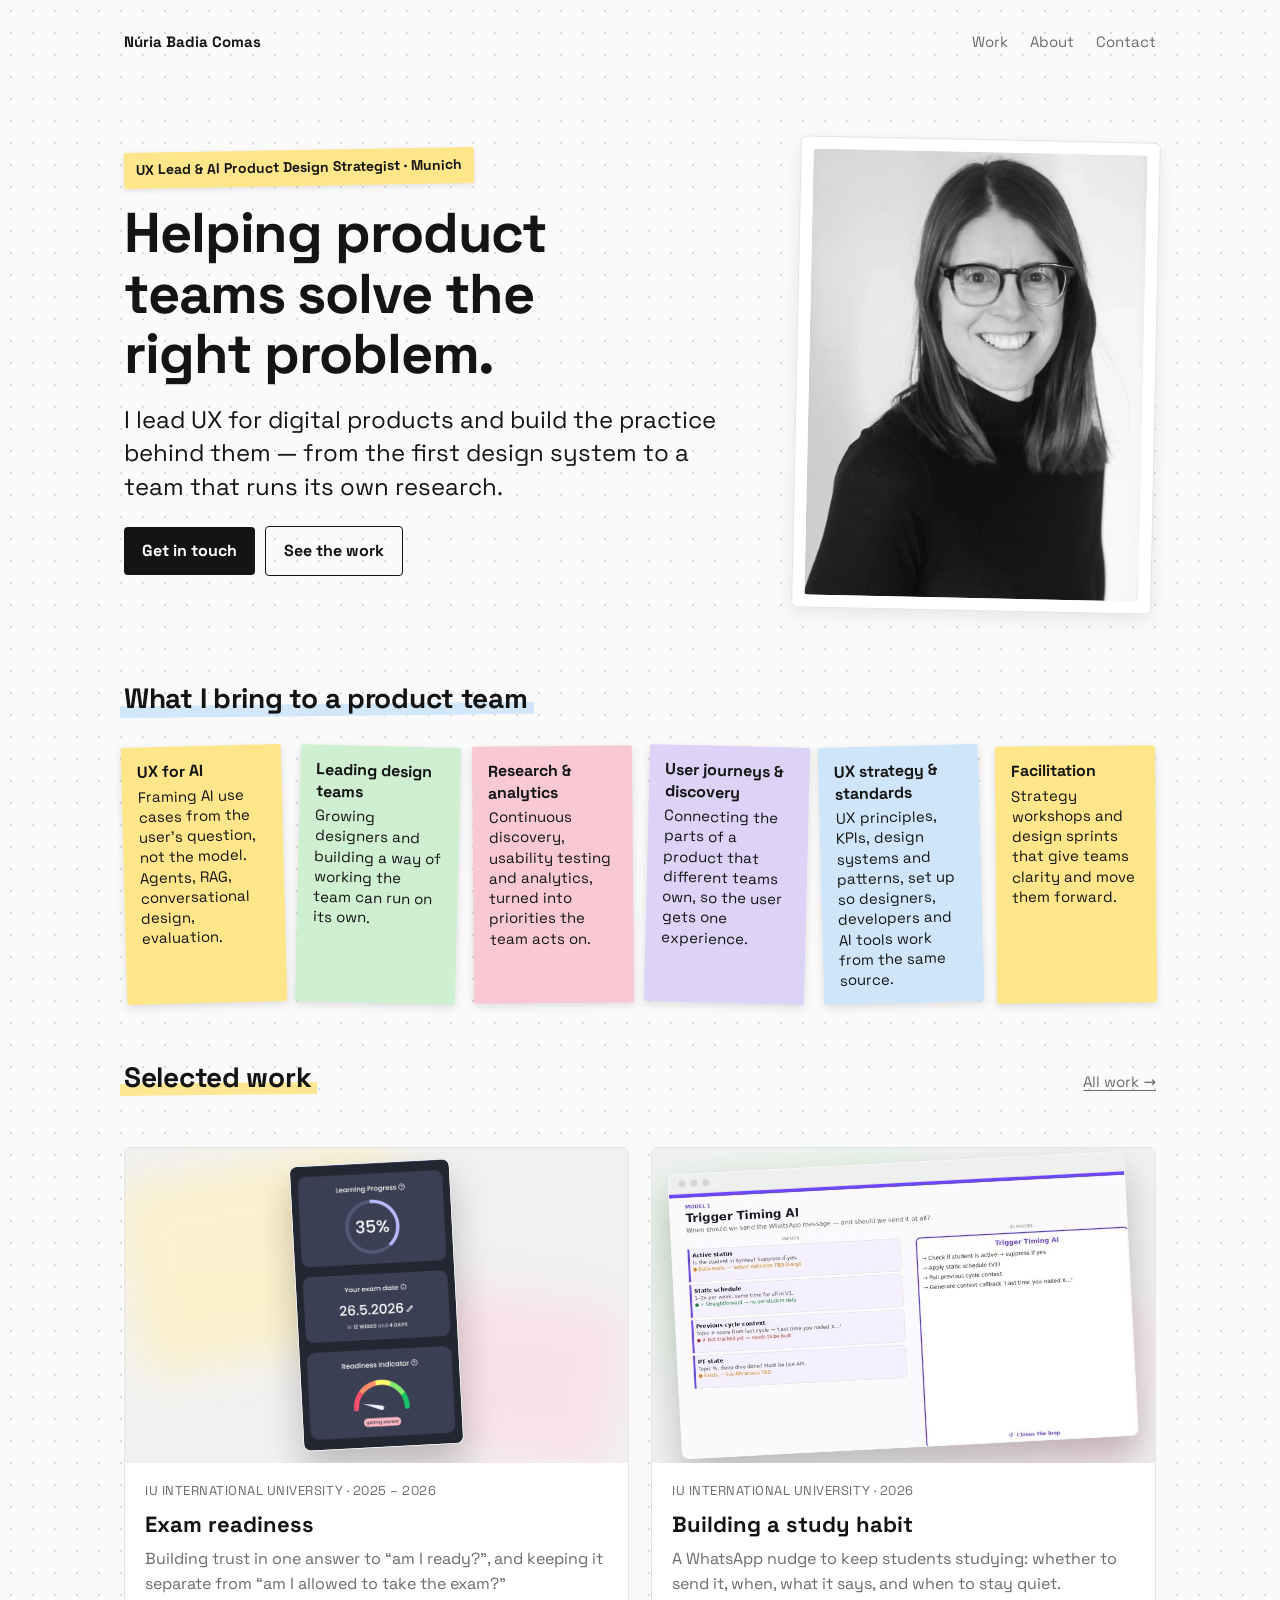
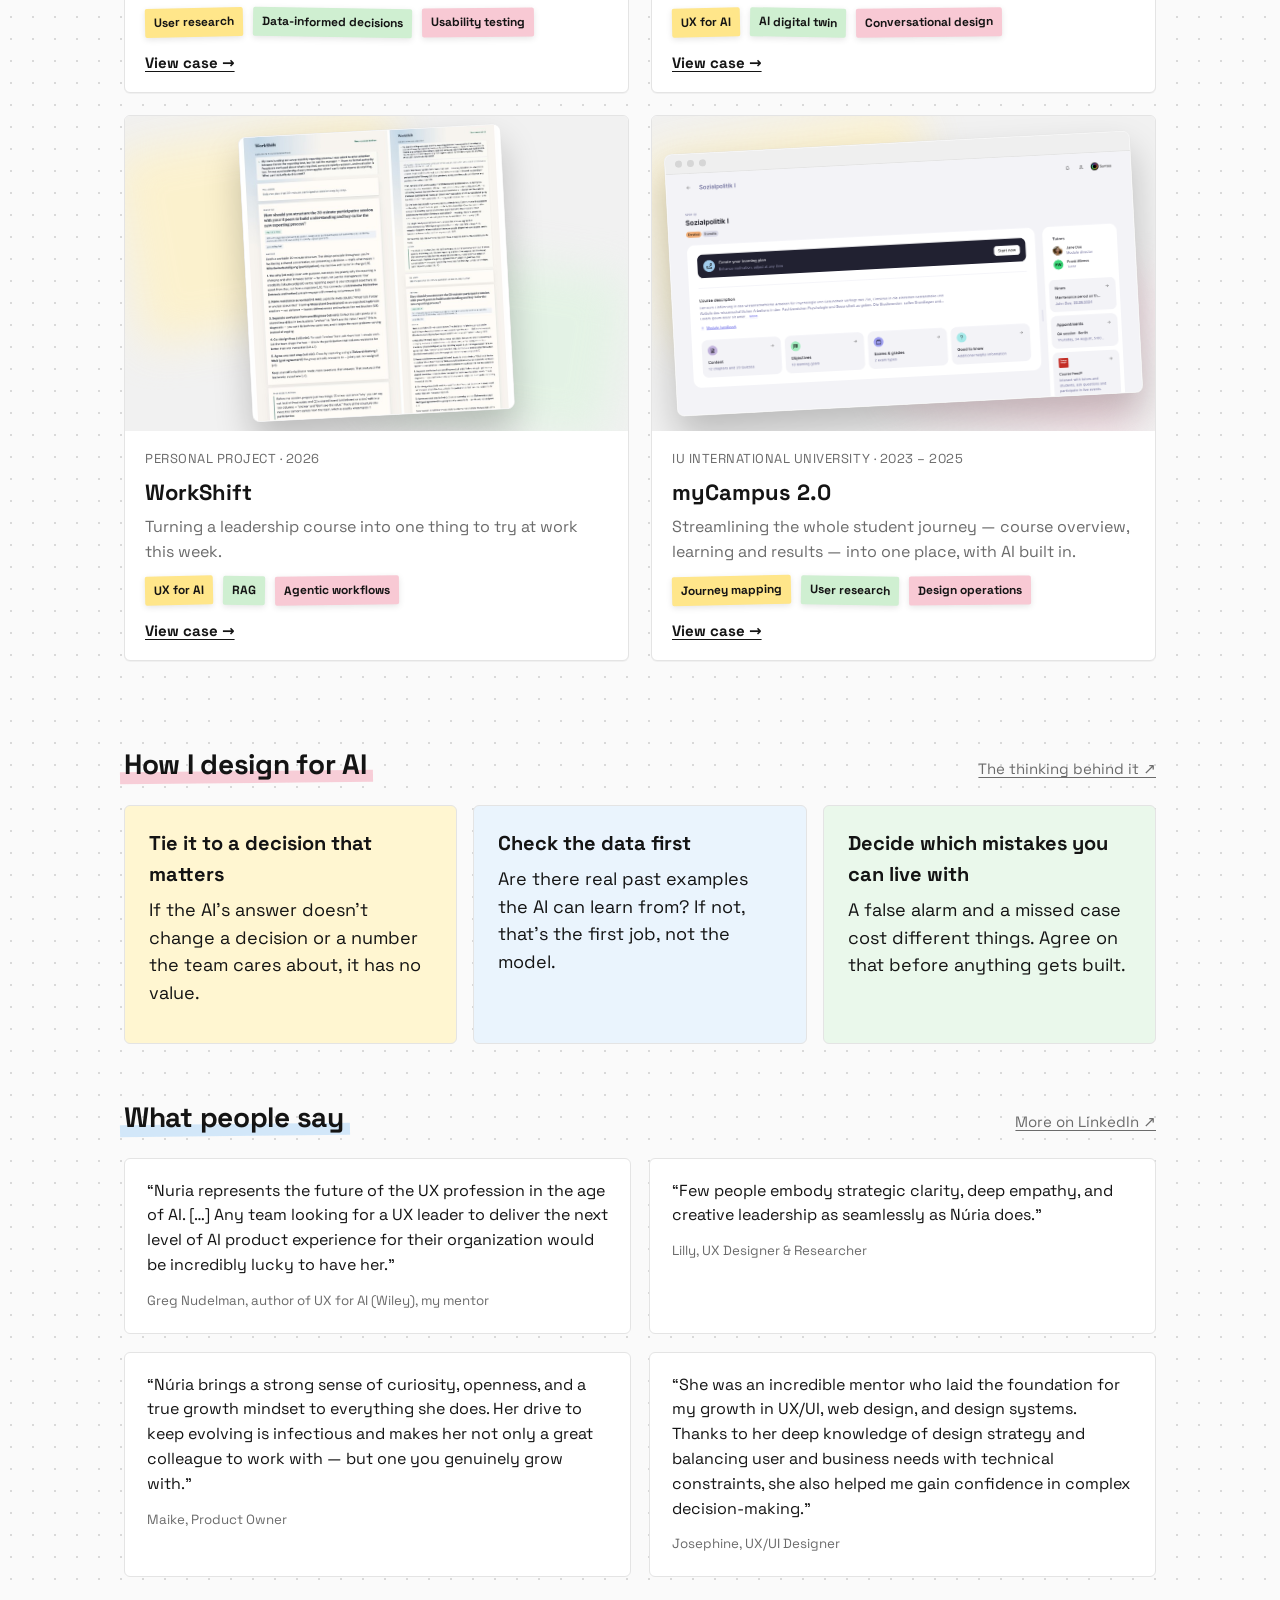
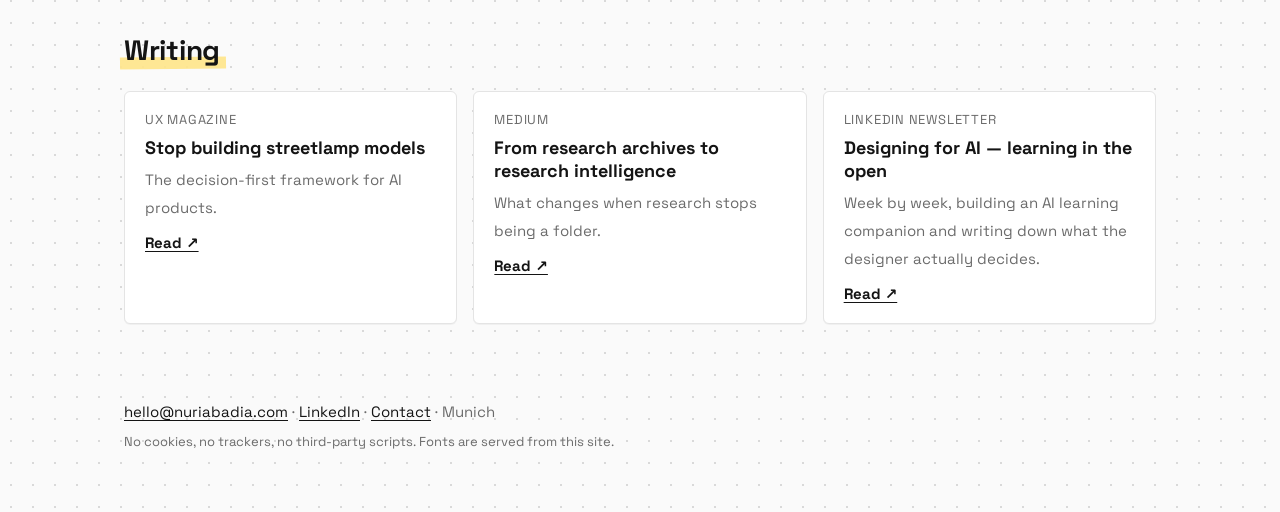
<file: index.html>
<!doctype html><html lang="en"><head><meta charset="utf-8"><meta name="viewport" content="width=device-width,initial-scale=1">
<title>UX Lead · AI Product Design · Munich — Núria Badia Comas</title><meta name="description" content="Núria Badia Comas, UX Lead and AI product design strategist in Munich. UX for AI, design leadership, research that reaches decisions, design systems. Case studies from an AI study companion for 80,000+ students.">
<meta name="referrer" content="strict-origin-when-cross-origin"><meta name="author" content="Núria Badia Comas">
<link rel="canonical" href="https://nuriabadia.com/">
<meta property="og:type" content="website"><meta property="og:site_name" content="Núria Badia Comas"><meta property="og:title" content="UX Lead · AI Product Design · Munich — Núria Badia Comas"><meta property="og:description" content="Núria Badia Comas, UX Lead and AI product design strategist in Munich. UX for AI, design leadership, research that reaches decisions, design systems. Case studies from an AI study companion for 80,000+ students."><meta property="og:url" content="https://nuriabadia.com/"><meta property="og:image" content="https://nuriabadia.com/img/og.jpg">
<meta name="twitter:card" content="summary_large_image">
<link rel="icon" href="favicon.svg" type="image/svg+xml">
<link rel="preload" href="fonts/space-grotesk-latin-700-normal.woff2" as="font" type="font/woff2" crossorigin>
<link rel="stylesheet" href="style.css"></head><body><div class="wrap">
<a class="skip" href="#main">Skip to content</a><header class="top"><a class="name" href="index.html">Núria Badia Comas</a><nav aria-label="Main"><a href="work.html">Work</a><a href="about.html">About</a><a href="contact.html">Contact</a></nav></header><main id="main">

<section class="home-hero"><div>
<p class="label">UX Lead & AI Product Design Strategist · Munich</p>
<h1>Helping product teams solve the right problem.</h1>
<p class="lede">I lead UX for digital products and build the practice behind them — from the first design system to a team that runs its own research.</p>
<p><a class="cta" href="contact.html">Get in touch</a><a class="cta quiet" href="work.html">See the work</a></p>
</div><div class="photo"><img src="img/headshot.jpg" alt="Núria Badia Comas"></div></section>
<section><div class="sec-head"><h2>What I bring to a product team</h2></div><div class="stickies">
<div class="sticky t-y"><b>UX for AI</b>Framing AI use cases from the user’s question, not the model. Agents, RAG, conversational design, evaluation.</div>
<div class="sticky t-g"><b>Leading design teams</b>Growing designers and building a way of working the team can run on its own.</div>
<div class="sticky t-p"><b>Research &amp; analytics</b>Continuous discovery, usability testing and analytics, turned into priorities the team acts on.</div>
<div class="sticky t-v"><b>User journeys & discovery</b>Connecting the parts of a product that different teams own, so the user gets one experience.</div>
<div class="sticky t-b"><b>UX strategy &amp; standards</b>UX principles, KPIs, design systems and patterns, set up so designers, developers and AI tools work from the same source.</div>
<div class="sticky t-y"><b>Facilitation</b>Strategy workshops and design sprints that give teams clarity and move them forward.</div>
</div></section>
<section><div class="sec-head"><h2>Selected work</h2><a href="work.html">All work →</a></div><div class="grid">
<a class="case" href="contact.html" data-lock="exam-readiness.html"><div class="thumb thumb-fancy c1"><span class="shape s1"></span><span class="shape s2"></span><div class="shot ar-phone no-chrome"><img src="img/exam-readiness-progress.png" alt="" loading="lazy"></div></div><div class="body"><span class="who">IU International University · 2025 – 2026</span><h3>Exam readiness</h3><p>Building trust in one answer to “am I ready?”, and keeping it separate from “am I allowed to take the exam?”</p><div class="tags"><span class="tag t-y">User research</span><span class="tag t-g">Data-informed decisions</span><span class="tag t-p">Usability testing</span></div></div></a>
<a class="case" href="contact.html" data-lock="hook-cycle.html"><div class="thumb thumb-fancy c2"><span class="shape s1"></span><span class="shape s2"></span><div class="shot ar-wide"><div class="chrome"><i></i><i></i><i></i></div><img src="img/hc1-crop.jpg" alt="" loading="lazy"></div></div><div class="body"><span class="who">IU International University · 2026</span><h3>Building a study habit</h3><p>A WhatsApp nudge to keep students studying: whether to send it, when, what it says, and when to stay quiet.</p><div class="tags"><span class="tag t-y">UX for AI</span><span class="tag t-g">AI digital twin</span><span class="tag t-p">Conversational design</span></div></div></a>
<a class="case" href="contact.html" data-lock="workshift.html"><div class="thumb thumb-fancy c3"><span class="shape s1"></span><span class="shape s2"></span><div class="shot ar-book no-chrome"><img src="img/workshift-ui.png" alt="" loading="lazy"></div></div><div class="body"><span class="who">Personal project · 2026</span><h3>WorkShift</h3><p>Turning a leadership course into one thing to try at work this week.</p><div class="tags"><span class="tag t-y">UX for AI</span><span class="tag t-g">RAG</span><span class="tag t-p">Agentic workflows</span></div></div></a>
<a class="case" href="contact.html" data-lock="mycampus.html"><div class="thumb thumb-fancy c1"><span class="shape s1"></span><span class="shape s2"></span><div class="shot ar-widescreen"><div class="chrome"><i></i><i></i><i></i></div><img src="img/mycampus-target-ux.png" alt="" loading="lazy"></div></div><div class="body"><span class="who">IU International University · 2023 – 2025</span><h3>myCampus 2.0</h3><p>Streamlining the whole student journey — course overview, learning and results — into one place, with AI built in.</p><div class="tags"><span class="tag t-y">Journey mapping</span><span class="tag t-g">User research</span><span class="tag t-p">Design operations</span></div></div></a>
</div></section>
<section><div class="sec-head"><h2>How I design for AI</h2><a href="https://uxmag.com/articles/stop-building-streetlamp-models-the-decision-first-framework-for-ai-products">The thinking behind it ↗</a></div><div class="exp"><div class="card c-y"><h3>Tie it to a decision that matters</h3><p>If the AI’s answer doesn’t change a decision or a number the team cares about, it has no value.</p></div><div class="card c-b"><h3>Check the data first</h3><p>Are there real past examples the AI can learn from? If not, that’s the first job, not the model.</p></div><div class="card c-g"><h3>Decide which mistakes you can live with</h3><p>A false alarm and a missed case cost different things. Agree on that before anything gets built.</p></div></div>
</section>
<section><div class="sec-head"><h2>What people say</h2><a href="https://www.linkedin.com/in/n%C3%BAria-badia-comas-325a727/details/recommendations/">More on LinkedIn ↗</a></div><div class="testis">
<div class="testi"><p>“Nuria represents the future of the UX profession in the age of AI. […] Any team looking for a UX leader to deliver the next level of AI product experience for their organization would be incredibly lucky to have her.”</p><small>Greg Nudelman, author of UX for AI (Wiley), my mentor</small></div>
<div class="testi"><p>“Few people embody strategic clarity, deep empathy, and creative leadership as seamlessly as Núria does.”</p><small>Lilly, UX Designer & Researcher</small></div>
<div class="testi"><p>“Núria brings a strong sense of curiosity, openness, and a true growth mindset to everything she does. Her drive to keep evolving is infectious and makes her not only a great colleague to work with — but one you genuinely grow with.”</p><small>Maike, Product Owner</small></div>
<div class="testi"><p>“She was an incredible mentor who laid the foundation for my growth in UX/UI, web design, and design systems. Thanks to her deep knowledge of design strategy and balancing user and business needs with technical constraints, she also helped me gain confidence in complex decision-making.”</p><small>Josephine, UX/UI Designer</small></div>
</div></section>
<section><div class="sec-head"><h2>Writing</h2></div><div class="writing">
<a href="https://uxmag.com/articles/stop-building-streetlamp-models-the-decision-first-framework-for-ai-products"><small>UX Magazine</small><b>Stop building streetlamp models</b><span>The decision-first framework for AI products.</span></a>
<a href="https://medium.com/@nuriabadiacomas/from-research-archives-to-research-intelligence-1f3a54482476"><small>Medium</small><b>From research archives to research intelligence</b><span>What changes when research stops being a folder.</span></a>
<a href="https://www.linkedin.com/in/n%C3%BAria-badia-comas-325a727/recent-activity/all/"><small>LinkedIn newsletter</small><b>Designing for AI — learning in the open</b><span>Week by week, building an AI learning companion and writing down what the designer actually decides.</span></a>
</div></section>

<script type="application/ld+json">{"@context":"https://schema.org","@type":"Person","name":"Núria Badia Comas","jobTitle":"UX Lead & AI Product Design Strategist","url":"https://nuriabadia.com/","image":"https://nuriabadia.com/img/headshot.jpg","address":{"@type":"PostalAddress","addressLocality":"Munich","addressCountry":"DE"},"sameAs":["https://www.linkedin.com/in/n%C3%BAria-badia-comas-325a727/","https://medium.com/@nuriabadiacomas"],"knowsAbout":["UX for AI","AI product design","UX strategy","Design systems","User research","User journey design","Workshop facilitation"],"worksFor":{"@type":"Organization","name":"IU International University"}}</script>
<dialog id="case-lock" class="case-lock" aria-labelledby="case-lock-title"><form method="dialog" class="case-lock-close"><button type="submit" aria-label="Close">×</button></form><h2 id="case-lock-title">This case isn’t public yet</h2><p>I’m still working on this one — come back in a few days, or get in touch now and I’ll walk you through it directly.</p><p><a class="cta" href="contact.html">Contact me →</a></p></dialog>
</main><footer><span class="em" data-u="hello" data-d="nuriabadia.com">hello [at] nuriabadia.com</span> · <a href="https://www.linkedin.com/in/n%C3%BAria-badia-comas-325a727/" rel="me">LinkedIn</a> · <a href="contact.html">Contact</a> · Munich<br><small>No cookies, no trackers, no third-party scripts. Fonts are served from this site.</small></footer></div>
<script>(function(){var p=location.pathname.split('/').pop()||'index.html';var hit=false;document.querySelectorAll('header.top nav a').forEach(function(a){if(a.getAttribute('href')===p){a.setAttribute('aria-current','page');hit=true}});if(!hit&&document.querySelector('.crumb, .gallery')){var w=document.querySelector('header.top nav a[href="work.html"]');if(w)w.setAttribute('aria-current','page')}})();document.querySelectorAll('a[href^="http"]').forEach(function(a){if(a.hostname!==location.hostname){a.target='_blank';a.rel='noopener'}});document.querySelectorAll('.em').forEach(function(e){var a=e.dataset.u+'@'+e.dataset.d;var l=document.createElement('a');l.href='mailto:'+a;l.textContent=a;e.replaceWith(l)});document.querySelectorAll('a[data-mail]').forEach(function(l){l.href='mailto:'+l.dataset.mail.replace(' [at] ','@')+(l.dataset.subject?'?subject='+encodeURIComponent(l.dataset.subject):'')});</script>
<script src="case-lock.js" defer></script></body></html>
</file>
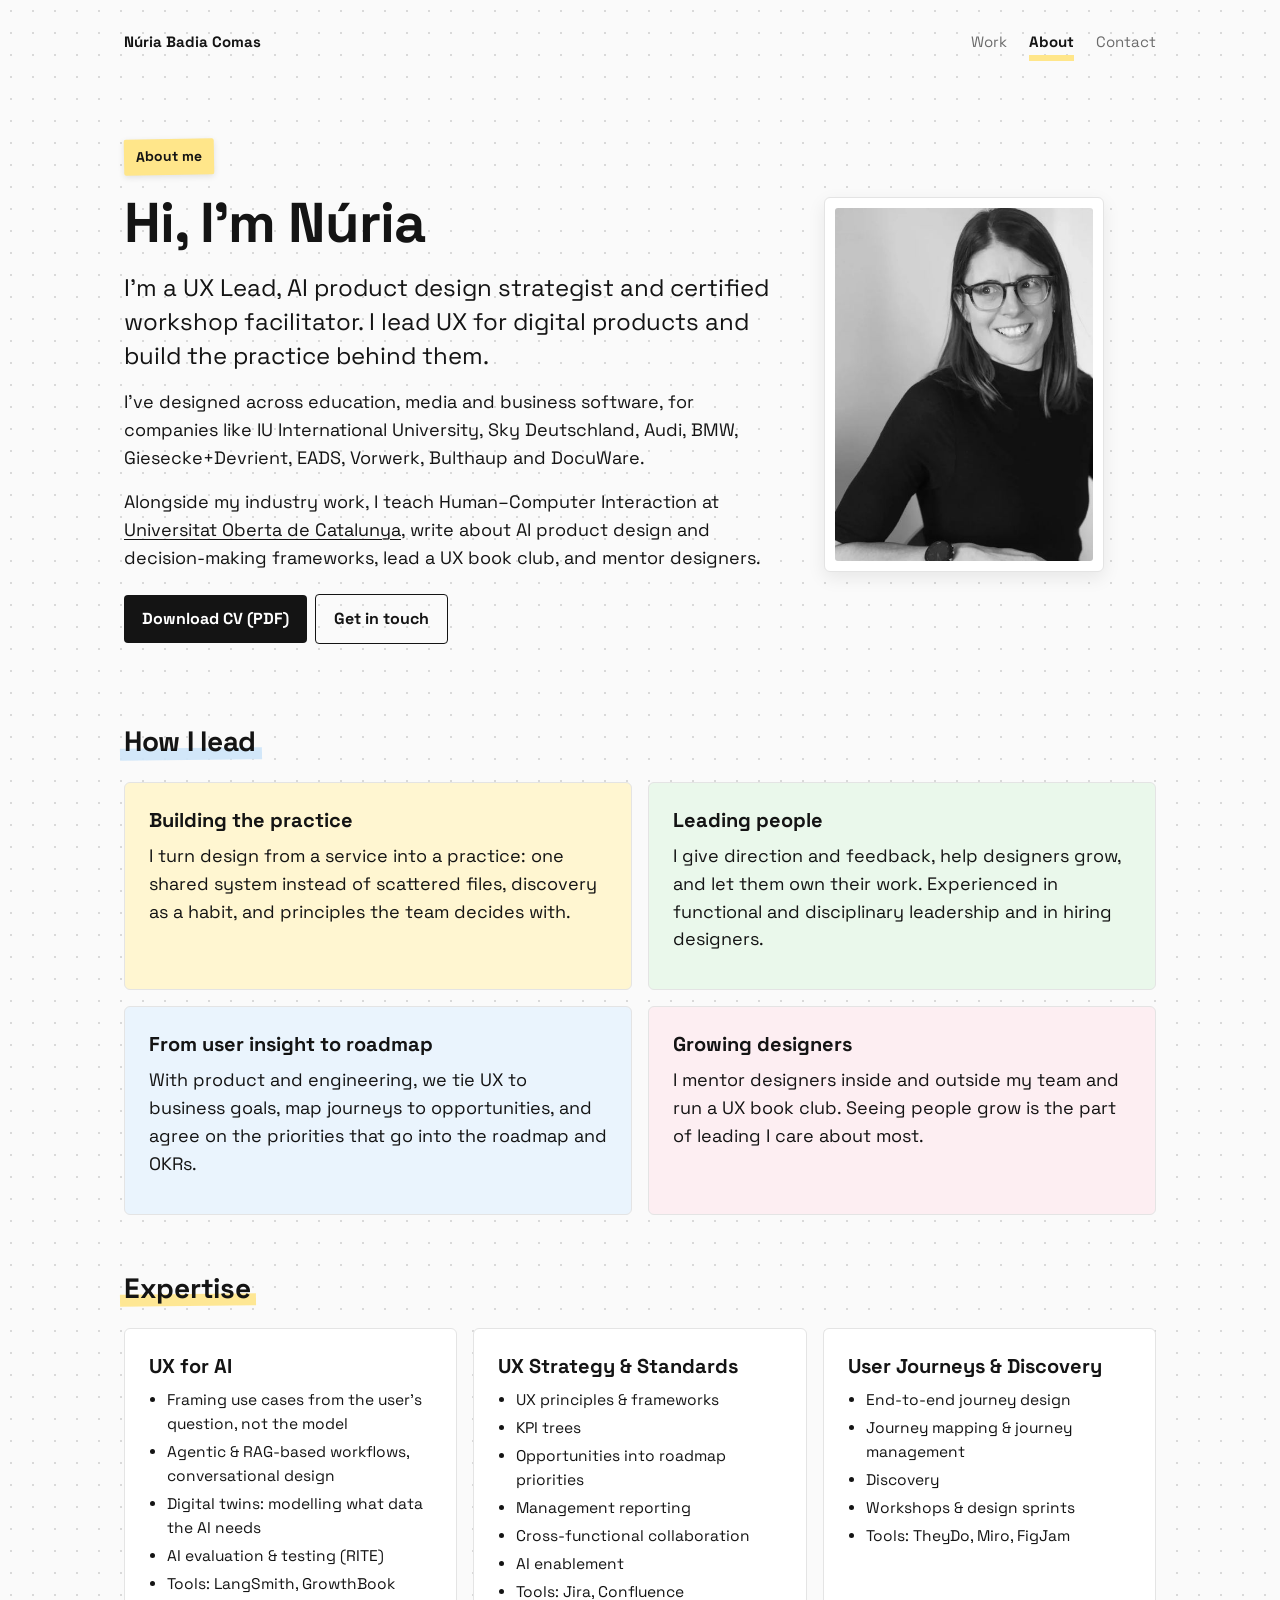
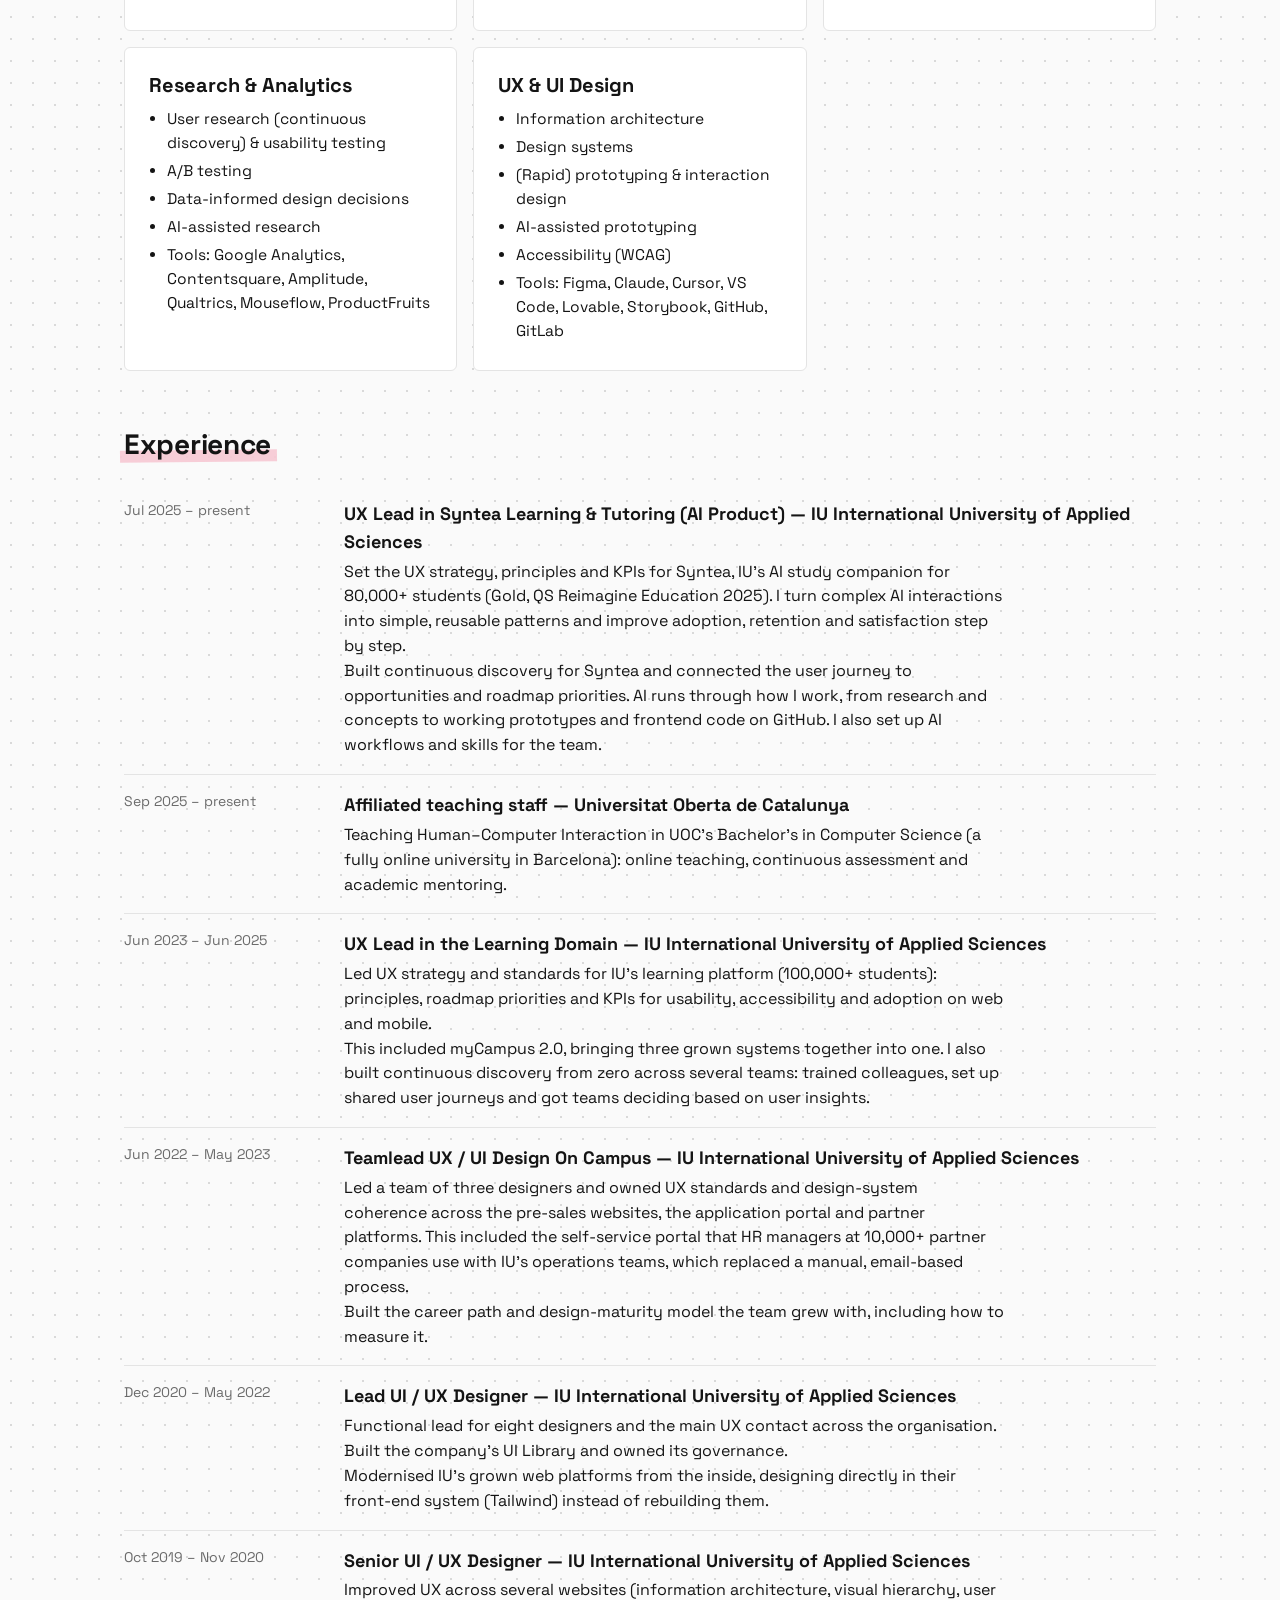
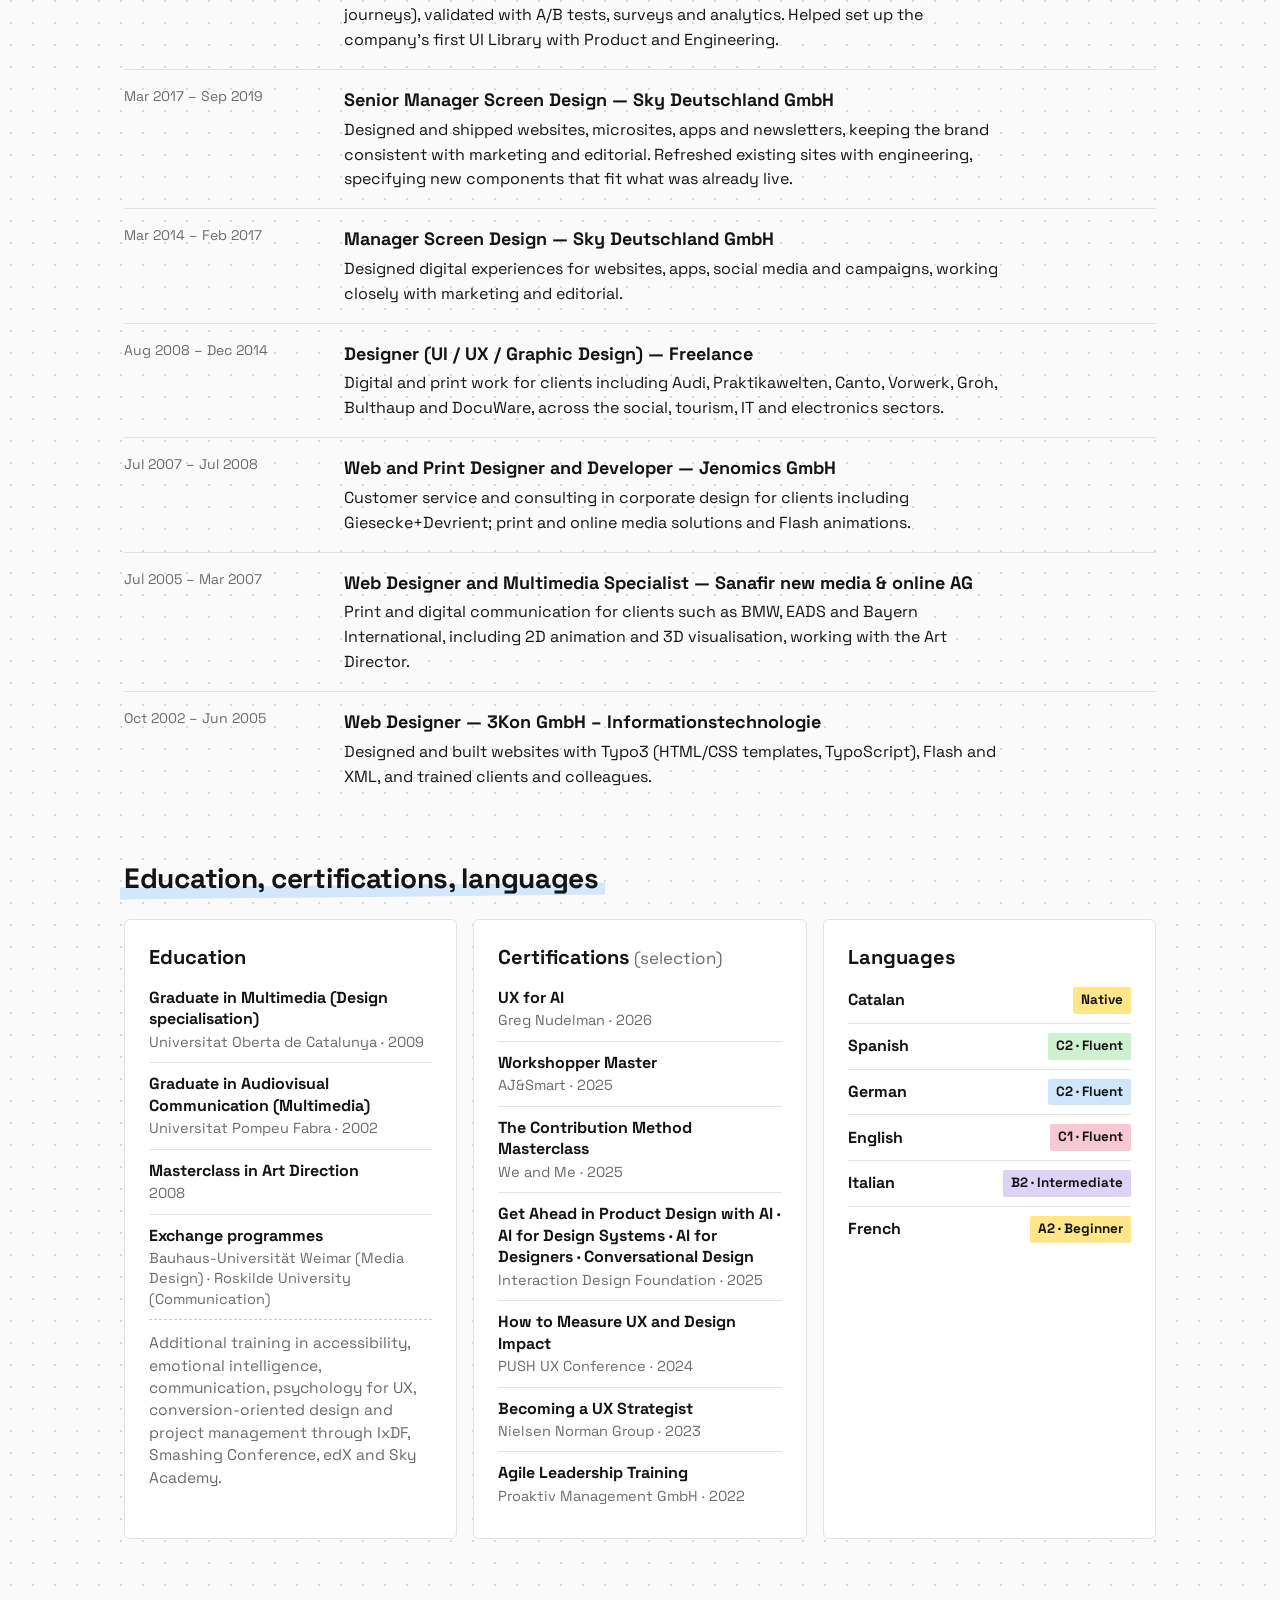
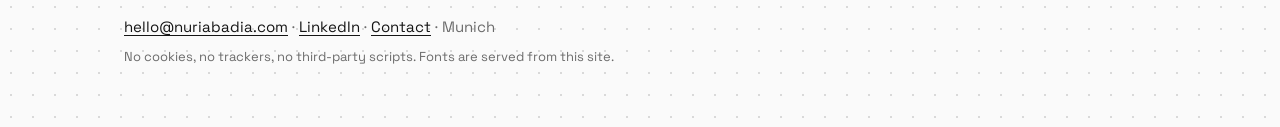
<file: about.html>
<!doctype html><html lang="en"><head><meta charset="utf-8"><meta name="viewport" content="width=device-width,initial-scale=1">
<title>About — Núria Badia Comas</title><meta name="description" content="Núria Badia Comas: UX Lead, AI product design strategist and workshop facilitator in Munich. 20+ years across Sky, IU International University and freelance work; teaching HCI at UOC.">
<meta name="referrer" content="strict-origin-when-cross-origin"><meta name="author" content="Núria Badia Comas">
<link rel="canonical" href="https://nuriabadia.com/about.html">
<meta property="og:type" content="website"><meta property="og:site_name" content="Núria Badia Comas"><meta property="og:title" content="About — Núria Badia Comas"><meta property="og:description" content="Núria Badia Comas: UX Lead, AI product design strategist and workshop facilitator in Munich. 20+ years across Sky, IU International University and freelance work; teaching HCI at UOC."><meta property="og:url" content="https://nuriabadia.com/about.html"><meta property="og:image" content="https://nuriabadia.com/img/og.jpg">
<meta name="twitter:card" content="summary_large_image">
<link rel="icon" href="favicon.svg" type="image/svg+xml">
<link rel="preload" href="fonts/space-grotesk-latin-700-normal.woff2" as="font" type="font/woff2" crossorigin>
<link rel="stylesheet" href="style.css"></head><body><div class="wrap">
<a class="skip" href="#main">Skip to content</a><header class="top"><a class="name" href="index.html">Núria Badia Comas</a><nav aria-label="Main"><a href="work.html">Work</a><a href="about.html">About</a><a href="contact.html">Contact</a></nav></header><main id="main">

<section class="hero"><div class="about-flow">
<p class="label">About me</p>
<div class="about-top"><div><h1>Hi, I’m Núria</h1>
<p class="lede">I’m a UX Lead, AI product design strategist and certified workshop facilitator. I lead UX for digital products and build the practice behind them.</p>
<p class="about-more">I’ve designed across education, media and business software, for companies like IU International University, Sky Deutschland, Audi, BMW, Giesecke+Devrient, EADS, Vorwerk, Bulthaup and DocuWare.</p>
<p class="about-more">Alongside my industry work, I teach Human–Computer Interaction at <a href="https://www.uoc.edu/en">Universitat Oberta de Catalunya</a>, write about AI product design and decision-making frameworks, lead a UX book club, and mentor designers.</p></div><div class="photo"><img src="img/photo2.jpg" alt="Núria Badia Comas"></div></div>
<p class="cta-row"><a class="cta" href="nuria-badia-comas_cv.pdf" download>Download CV (PDF)</a><a class="cta quiet" href="contact.html">Get in touch</a></p>
</div>
</section>
<section><h2>How I lead</h2><div class="two" style="gap:16px">
<div class="card c-y"><h3>Building the practice</h3><p>I turn design from a service into a practice: one shared system instead of scattered files, discovery as a habit, and principles the team decides with.</p></div>
<div class="card c-g"><h3>Leading people</h3><p>I give direction and feedback, help designers grow, and let them own their work. Experienced in functional and disciplinary leadership and in hiring designers.</p></div>
<div class="card c-b"><h3>From user insight to roadmap</h3><p>With product and engineering, we tie UX to business goals, map journeys to opportunities, and agree on the priorities that go into the roadmap and OKRs.</p></div>
<div class="card c-p"><h3>Growing designers</h3><p>I mentor designers inside and outside my team and run a UX book club. Seeing people grow is the part of leading I care about most.</p></div>
</div></section>
<section><h2>Expertise</h2><div class="exp">
<div class="card"><h3>UX for AI</h3><ul><li>Framing use cases from the user’s question, not the model</li><li>Agentic &amp; RAG-based workflows, conversational design</li><li>Digital twins: modelling what data the AI needs</li><li>AI evaluation &amp; testing (RITE)</li><li>Tools: LangSmith, GrowthBook</li></ul></div>
<div class="card"><h3>UX Strategy &amp; Standards</h3><ul><li>UX principles &amp; frameworks</li><li>KPI trees</li><li>Opportunities into roadmap priorities</li><li>Management reporting</li><li>Cross-functional collaboration</li><li>AI enablement</li><li>Tools: Jira, Confluence</li></ul></div>
<div class="card"><h3>User Journeys &amp; Discovery</h3><ul><li>End-to-end journey design</li><li>Journey mapping &amp; journey management</li><li>Discovery</li><li>Workshops &amp; design sprints</li><li>Tools: TheyDo, Miro, FigJam</li></ul></div>
<div class="card"><h3>Research &amp; Analytics</h3><ul><li>User research (continuous discovery) &amp; usability testing</li><li>A/B testing</li><li>Data-informed design decisions</li><li>AI-assisted research</li><li>Tools: Google Analytics, Contentsquare, Amplitude, Qualtrics, Mouseflow, ProductFruits</li></ul></div>
<div class="card"><h3>UX &amp; UI Design</h3><ul><li>Information architecture</li><li>Design systems</li><li>(Rapid) prototyping &amp; interaction design</li><li>AI-assisted prototyping</li><li>Accessibility (WCAG)</li><li>Tools: Figma, Claude, Cursor, VS Code, Lovable, Storybook, GitHub, GitLab</li></ul></div>
</div></section>
<section><h2>Experience</h2>
<div class="role"><div class="when">Jul 2025 – present</div><div><h3>UX Lead in Syntea Learning &amp; Tutoring (AI Product) — IU International University of Applied Sciences</h3><p>Set the UX strategy, principles and KPIs for Syntea, IU’s AI study companion for 80,000+ students (Gold, QS Reimagine Education 2025). I turn complex AI interactions into simple, reusable patterns and improve adoption, retention and satisfaction step by step.</p><p>Built continuous discovery for Syntea and connected the user journey to opportunities and roadmap priorities. AI runs through how I work, from research and concepts to working prototypes and frontend code on GitHub. I also set up AI workflows and skills for the team.</p></div></div>
<div class="role"><div class="when">Sep 2025 – present</div><div><h3>Affiliated teaching staff — Universitat Oberta de Catalunya</h3><p>Teaching Human–Computer Interaction in UOC’s Bachelor’s in Computer Science (a fully online university in Barcelona): online teaching, continuous assessment and academic mentoring.</p></div></div>
<div class="role"><div class="when">Jun 2023 – Jun 2025</div><div><h3>UX Lead in the Learning Domain — IU International University of Applied Sciences</h3><p>Led UX strategy and standards for IU’s learning platform (100,000+ students): principles, roadmap priorities and KPIs for usability, accessibility and adoption on web and mobile.</p><p>This included myCampus 2.0, bringing three grown systems together into one. I also built continuous discovery from zero across several teams: trained colleagues, set up shared user journeys and got teams deciding based on user insights.</p></div></div>
<div class="role"><div class="when">Jun 2022 – May 2023</div><div><h3>Teamlead UX / UI Design On Campus — IU International University of Applied Sciences</h3><p>Led a team of three designers and owned UX standards and design-system coherence across the pre-sales websites, the application portal and partner platforms. This included the self-service portal that HR managers at 10,000+ partner companies use with IU’s operations teams, which replaced a manual, email-based process.</p><p>Built the career path and design-maturity model the team grew with, including how to measure it.</p></div></div>
<div class="role"><div class="when">Dec 2020 – May 2022</div><div><h3>Lead UI / UX Designer — IU International University of Applied Sciences</h3><p>Functional lead for eight designers and the main UX contact across the organisation. Built the company’s UI Library and owned its governance.</p><p>Modernised IU’s grown web platforms from the inside, designing directly in their front-end system (Tailwind) instead of rebuilding them.</p></div></div>
<div class="role"><div class="when">Oct 2019 – Nov 2020</div><div><h3>Senior UI / UX Designer — IU International University of Applied Sciences</h3><p>Improved UX across several websites (information architecture, visual hierarchy, user journeys), validated with A/B tests, surveys and analytics. Helped set up the company’s first UI Library with Product and Engineering.</p></div></div>
<div class="role"><div class="when">Mar 2017 – Sep 2019</div><div><h3>Senior Manager Screen Design — Sky Deutschland GmbH</h3><p>Designed and shipped websites, microsites, apps and newsletters, keeping the brand consistent with marketing and editorial. Refreshed existing sites with engineering, specifying new components that fit what was already live.</p></div></div>
<div class="role"><div class="when">Mar 2014 – Feb 2017</div><div><h3>Manager Screen Design — Sky Deutschland GmbH</h3><p>Designed digital experiences for websites, apps, social media and campaigns, working closely with marketing and editorial.</p></div></div>
<div class="role"><div class="when">Aug 2008 – Dec 2014</div><div><h3>Designer (UI / UX / Graphic Design) — Freelance</h3><p>Digital and print work for clients including Audi, Praktikawelten, Canto, Vorwerk, Groh, Bulthaup and DocuWare, across the social, tourism, IT and electronics sectors.</p></div></div>
<div class="role"><div class="when">Jul 2007 – Jul 2008</div><div><h3>Web and Print Designer and Developer — Jenomics GmbH</h3><p>Customer service and consulting in corporate design for clients including Giesecke+Devrient; print and online media solutions and Flash animations.</p></div></div>
<div class="role"><div class="when">Jul 2005 – Mar 2007</div><div><h3>Web Designer and Multimedia Specialist — Sanafir new media &amp; online AG</h3><p>Print and digital communication for clients such as BMW, EADS and Bayern International, including 2D animation and 3D visualisation, working with the Art Director.</p></div></div>
<div class="role"><div class="when">Oct 2002 – Jun 2005</div><div><h3>Web Designer — 3Kon GmbH – Informationstechnologie</h3><p>Designed and built websites with Typo3 (HTML/CSS templates, TypoScript), Flash and XML, and trained clients and colleagues.</p></div></div>
</section>
<section><h2>Education, certifications, languages</h2><div class="facts">
<div class="card"><h3>Education</h3><div class="fi"><b>Graduate in Multimedia (Design specialisation)</b><span>Universitat Oberta de Catalunya · 2009</span></div><div class="fi"><b>Graduate in Audiovisual Communication (Multimedia)</b><span>Universitat Pompeu Fabra · 2002</span></div><div class="fi"><b>Masterclass in Art Direction</b><span>2008</span></div><div class="fi"><b>Exchange programmes</b><span>Bauhaus-Universität Weimar (Media Design) · Roskilde University (Communication)</span></div><p class="fi-note">Additional training in accessibility, emotional intelligence, communication, psychology for UX, conversion-oriented design and project management through IxDF, Smashing Conference, edX and Sky Academy.</p></div>
<div class="card"><h3>Certifications <span class="fi-sel">(selection)</span></h3><div class="fi"><b>UX for AI</b><span>Greg Nudelman · 2026</span></div><div class="fi"><b>Workshopper Master</b><span>AJ&amp;Smart · 2025</span></div><div class="fi"><b>The Contribution Method Masterclass</b><span>We and Me · 2025</span></div><div class="fi"><b>Get Ahead in Product Design with AI · AI for Design Systems · AI for Designers · Conversational Design</b><span>Interaction Design Foundation · 2025</span></div><div class="fi"><b>How to Measure UX and Design Impact</b><span>PUSH UX Conference · 2024</span></div><div class="fi"><b>Becoming a UX Strategist</b><span>Nielsen Norman Group · 2023</span></div><div class="fi"><b>Agile Leadership Training</b><span>Proaktiv Management GmbH · 2022</span></div></div>
<div class="card"><h3>Languages</h3><ul class="langs"><li><b>Catalan</b><span class="lv t-y">Native</span></li><li><b>Spanish</b><span class="lv t-g">C2 · Fluent</span></li><li><b>German</b><span class="lv t-b">C2 · Fluent</span></li><li><b>English</b><span class="lv t-p">C1 · Fluent</span></li><li><b>Italian</b><span class="lv t-v">B2 · Intermediate</span></li><li><b>French</b><span class="lv t-y">A2 · Beginner</span></li></ul></div>
</div></section>
<script type="application/ld+json">{"@context":"https://schema.org","@type":"Person","name":"Núria Badia Comas","jobTitle":"UX Lead & AI Product Design Strategist","url":"https://nuriabadia.com/","image":"https://nuriabadia.com/img/headshot.jpg","address":{"@type":"PostalAddress","addressLocality":"Munich","addressCountry":"DE"},"sameAs":["https://www.linkedin.com/in/n%C3%BAria-badia-comas-325a727/","https://medium.com/@nuriabadiacomas"],"knowsAbout":["UX for AI","AI product design","UX strategy","Design systems","User research","User journey design","Workshop facilitation"],"worksFor":{"@type":"Organization","name":"IU International University"}}</script>
</main><footer><span class="em" data-u="hello" data-d="nuriabadia.com">hello [at] nuriabadia.com</span> · <a href="https://www.linkedin.com/in/n%C3%BAria-badia-comas-325a727/" rel="me">LinkedIn</a> · <a href="contact.html">Contact</a> · Munich<br><small>No cookies, no trackers, no third-party scripts. Fonts are served from this site.</small></footer></div>
<script>(function(){var p=location.pathname.split('/').pop()||'index.html';var hit=false;document.querySelectorAll('header.top nav a').forEach(function(a){if(a.getAttribute('href')===p){a.setAttribute('aria-current','page');hit=true}});if(!hit&&document.querySelector('.crumb, .gallery')){var w=document.querySelector('header.top nav a[href="work.html"]');if(w)w.setAttribute('aria-current','page')}})();document.querySelectorAll('a[href^="http"]').forEach(function(a){if(a.hostname!==location.hostname){a.target='_blank';a.rel='noopener'}});document.querySelectorAll('.em').forEach(function(e){var a=e.dataset.u+'@'+e.dataset.d;var l=document.createElement('a');l.href='mailto:'+a;l.textContent=a;e.replaceWith(l)});document.querySelectorAll('a[data-mail]').forEach(function(l){l.href='mailto:'+l.dataset.mail.replace(' [at] ','@')+(l.dataset.subject?'?subject='+encodeURIComponent(l.dataset.subject):'')});</script></body></html>
</file>
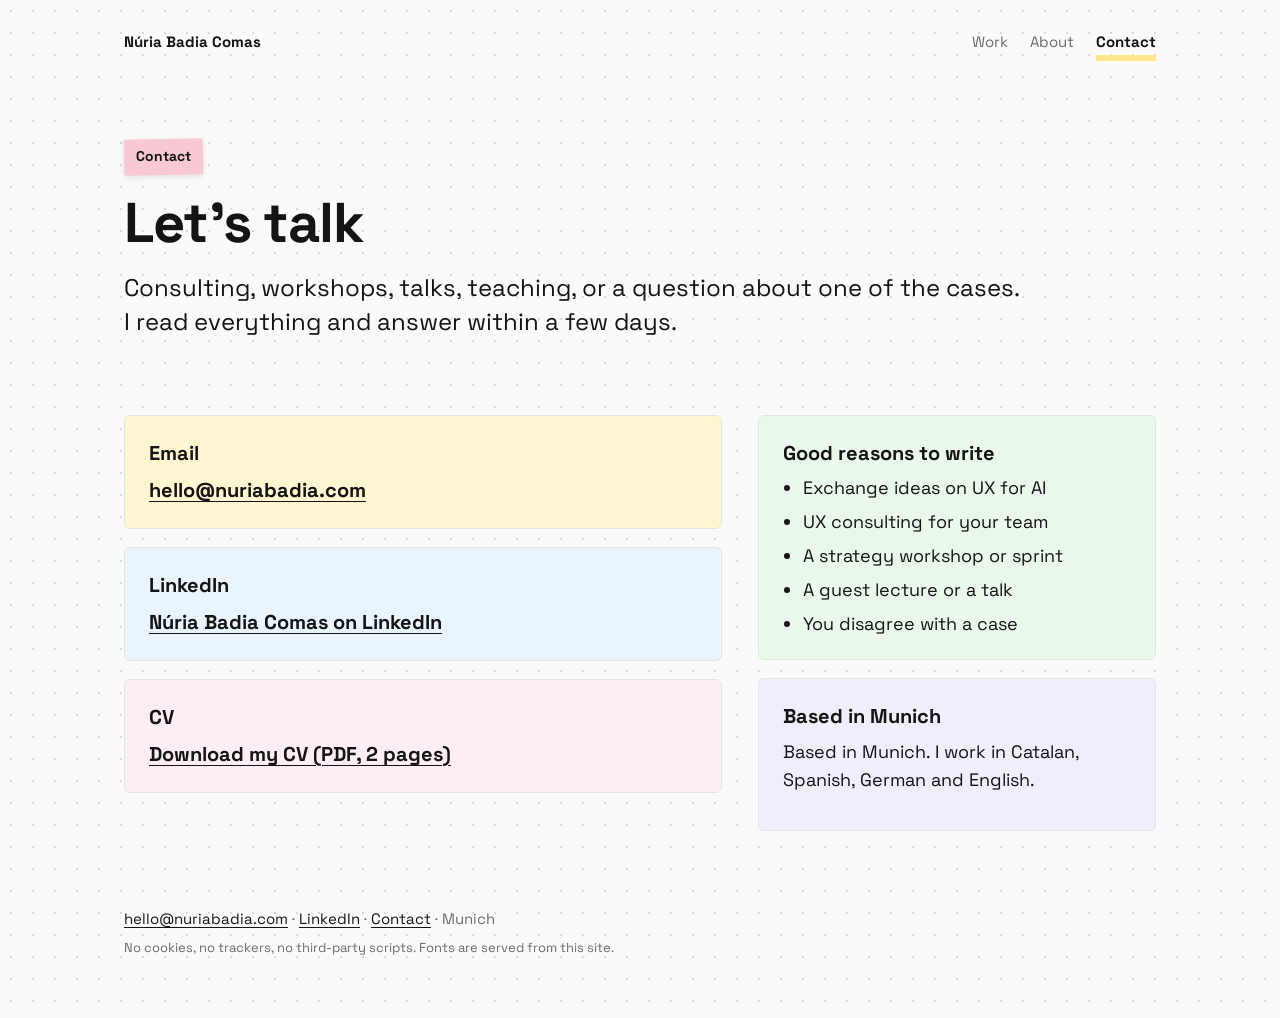
<file: contact.html>
<!doctype html><html lang="en"><head><meta charset="utf-8"><meta name="viewport" content="width=device-width,initial-scale=1">
<title>Contact — Núria Badia Comas</title><meta name="description" content="Get in touch with Núria Badia Comas, UX Lead and AI product design strategist in Munich, for consulting, workshops, teaching, speaking or an exchange on UX for AI.">
<meta name="referrer" content="strict-origin-when-cross-origin"><meta name="author" content="Núria Badia Comas">
<link rel="canonical" href="https://nuriabadia.com/contact.html">
<meta property="og:type" content="website"><meta property="og:site_name" content="Núria Badia Comas"><meta property="og:title" content="Contact — Núria Badia Comas"><meta property="og:description" content="Get in touch with Núria Badia Comas, UX Lead and AI product design strategist in Munich, for consulting, workshops, teaching, speaking or an exchange on UX for AI."><meta property="og:url" content="https://nuriabadia.com/contact.html"><meta property="og:image" content="https://nuriabadia.com/img/og.jpg">
<meta name="twitter:card" content="summary_large_image">
<link rel="icon" href="favicon.svg" type="image/svg+xml">
<link rel="preload" href="fonts/space-grotesk-latin-700-normal.woff2" as="font" type="font/woff2" crossorigin>
<link rel="stylesheet" href="style.css"></head><body><div class="wrap">
<a class="skip" href="#main">Skip to content</a><header class="top"><a class="name" href="index.html">Núria Badia Comas</a><nav aria-label="Main"><a href="work.html">Work</a><a href="about.html">About</a><a href="contact.html">Contact</a></nav></header><main id="main">

<section class="hero"><p class="label l-p">Contact</p><h1>Let’s talk</h1><p class="lede">Consulting, workshops, talks, teaching, or a question about one of the cases. I read everything and answer within a few days.</p></section>
<section><div class="contact-grid"><div>
<div class="card c-y"><h3>Email</h3><p class="big-link"><span class="em" data-u="hello" data-d="nuriabadia.com">hello [at] nuriabadia.com</span></p></div>
<div class="card c-b" style="margin-top:18px"><h3>LinkedIn</h3><p class="big-link"><a href="https://www.linkedin.com/in/n%C3%BAria-badia-comas-325a727/" rel="me">Núria Badia Comas on LinkedIn</a></p></div>
<div class="card c-p" style="margin-top:18px"><h3>CV</h3><p class="big-link"><a href="nuria-badia-comas_cv.pdf" download>Download my CV (PDF, 2 pages)</a></p></div>
</div><div>
<div class="card c-g"><h3>Good reasons to write</h3><ul class="reasons"><li>Exchange ideas on UX for AI</li><li>UX consulting for your team</li><li>A strategy workshop or sprint</li><li>A guest lecture or a talk</li><li>You disagree with a case</li></ul></div>
<div class="card c-v" style="margin-top:18px"><h3>Based in Munich</h3><p>Based in Munich. I work in Catalan, Spanish, German and English.</p></div>
</div></div></section>
</main><footer><span class="em" data-u="hello" data-d="nuriabadia.com">hello [at] nuriabadia.com</span> · <a href="https://www.linkedin.com/in/n%C3%BAria-badia-comas-325a727/" rel="me">LinkedIn</a> · <a href="contact.html">Contact</a> · Munich<br><small>No cookies, no trackers, no third-party scripts. Fonts are served from this site.</small></footer></div>
<script>(function(){var p=location.pathname.split('/').pop()||'index.html';var hit=false;document.querySelectorAll('header.top nav a').forEach(function(a){if(a.getAttribute('href')===p){a.setAttribute('aria-current','page');hit=true}});if(!hit&&document.querySelector('.crumb, .gallery')){var w=document.querySelector('header.top nav a[href="work.html"]');if(w)w.setAttribute('aria-current','page')}})();document.querySelectorAll('a[href^="http"]').forEach(function(a){if(a.hostname!==location.hostname){a.target='_blank';a.rel='noopener'}});document.querySelectorAll('.em').forEach(function(e){var a=e.dataset.u+'@'+e.dataset.d;var l=document.createElement('a');l.href='mailto:'+a;l.textContent=a;e.replaceWith(l)});document.querySelectorAll('a[data-mail]').forEach(function(l){l.href='mailto:'+l.dataset.mail.replace(' [at] ','@')+(l.dataset.subject?'?subject='+encodeURIComponent(l.dataset.subject):'')});</script></body></html>
</file>
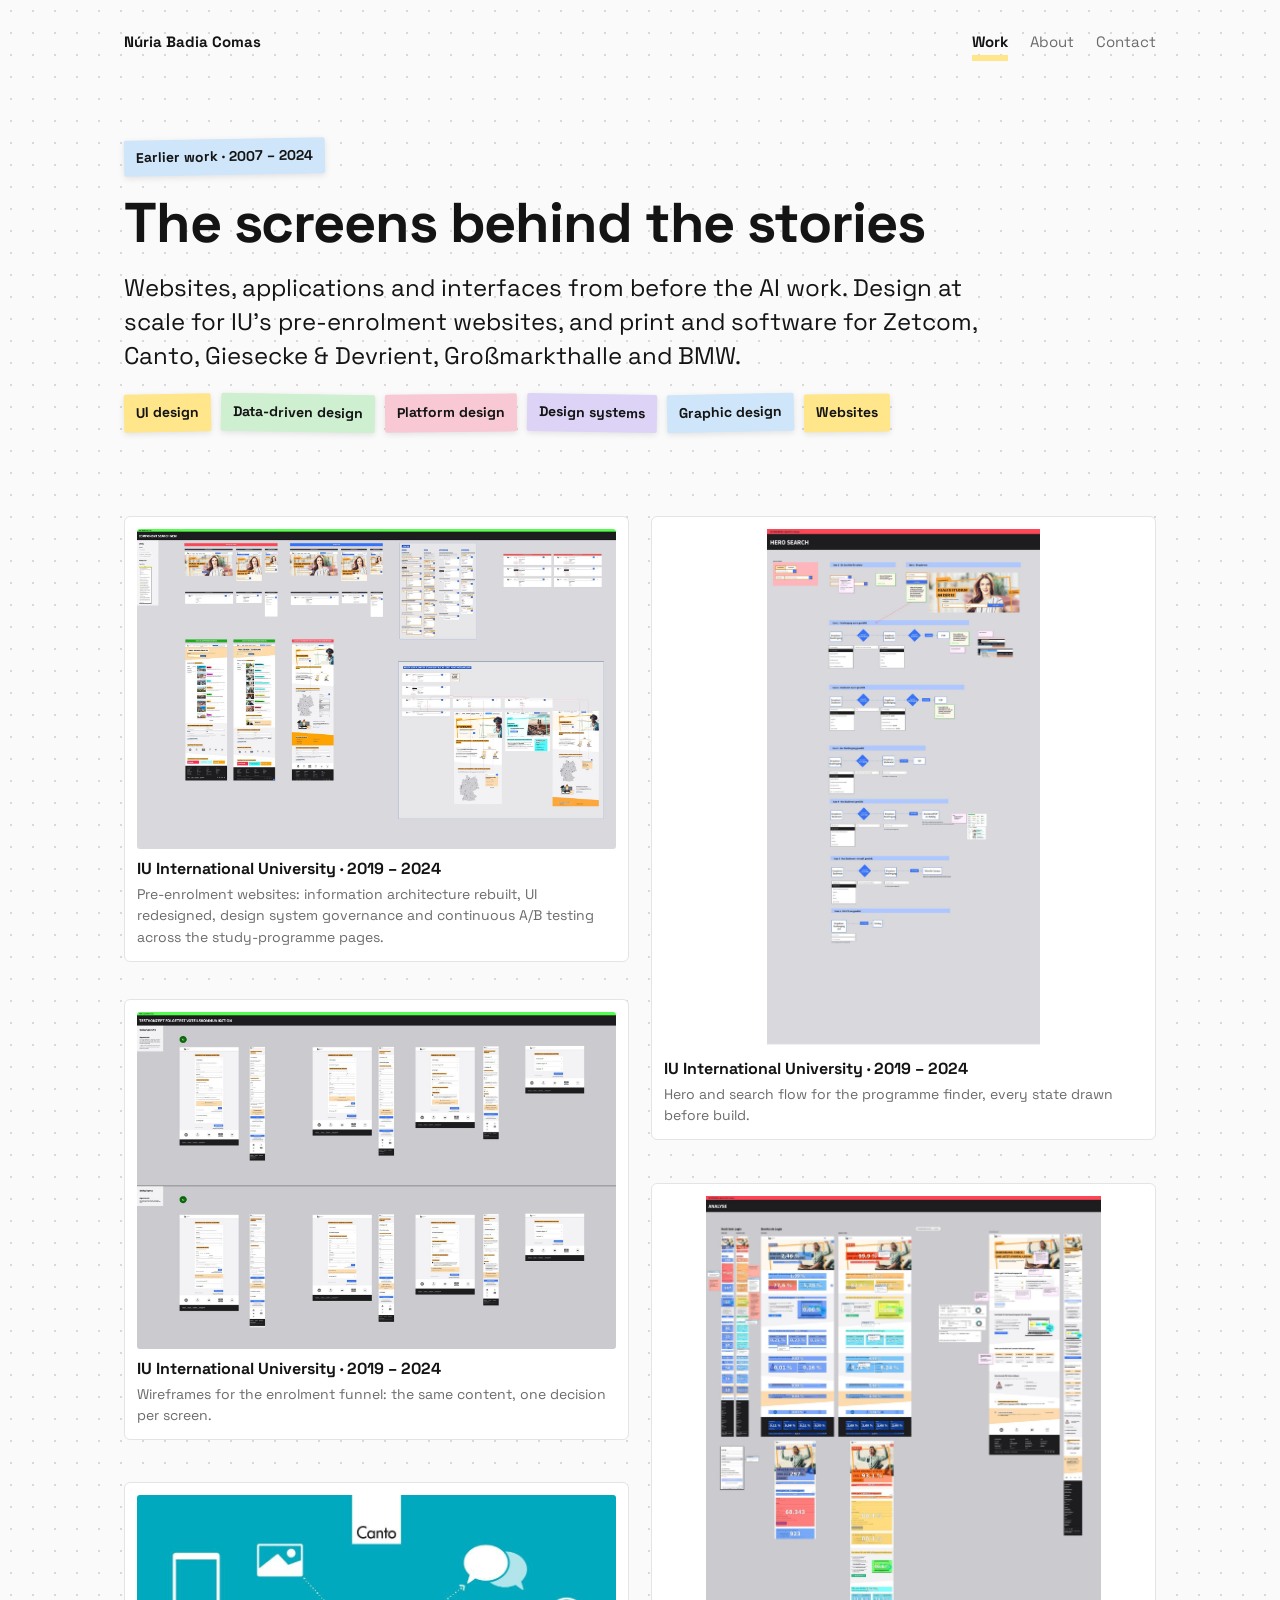
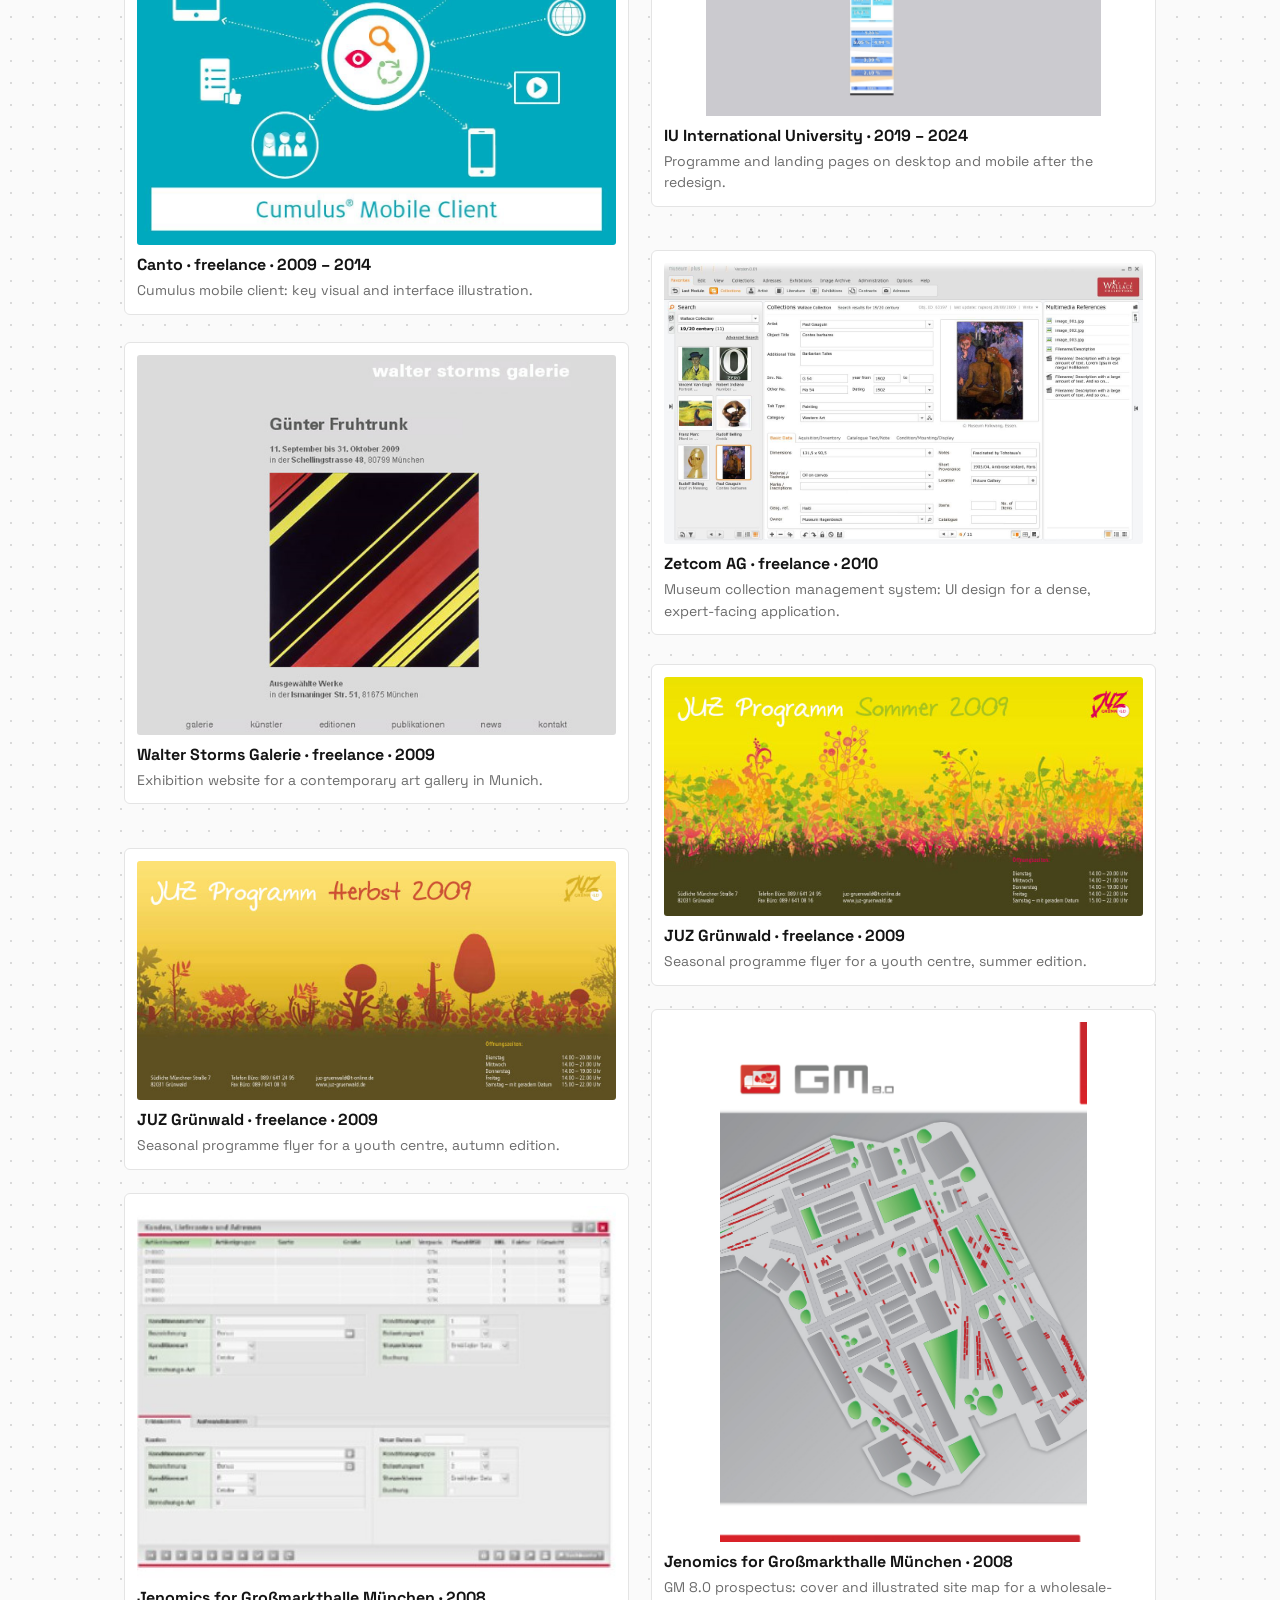
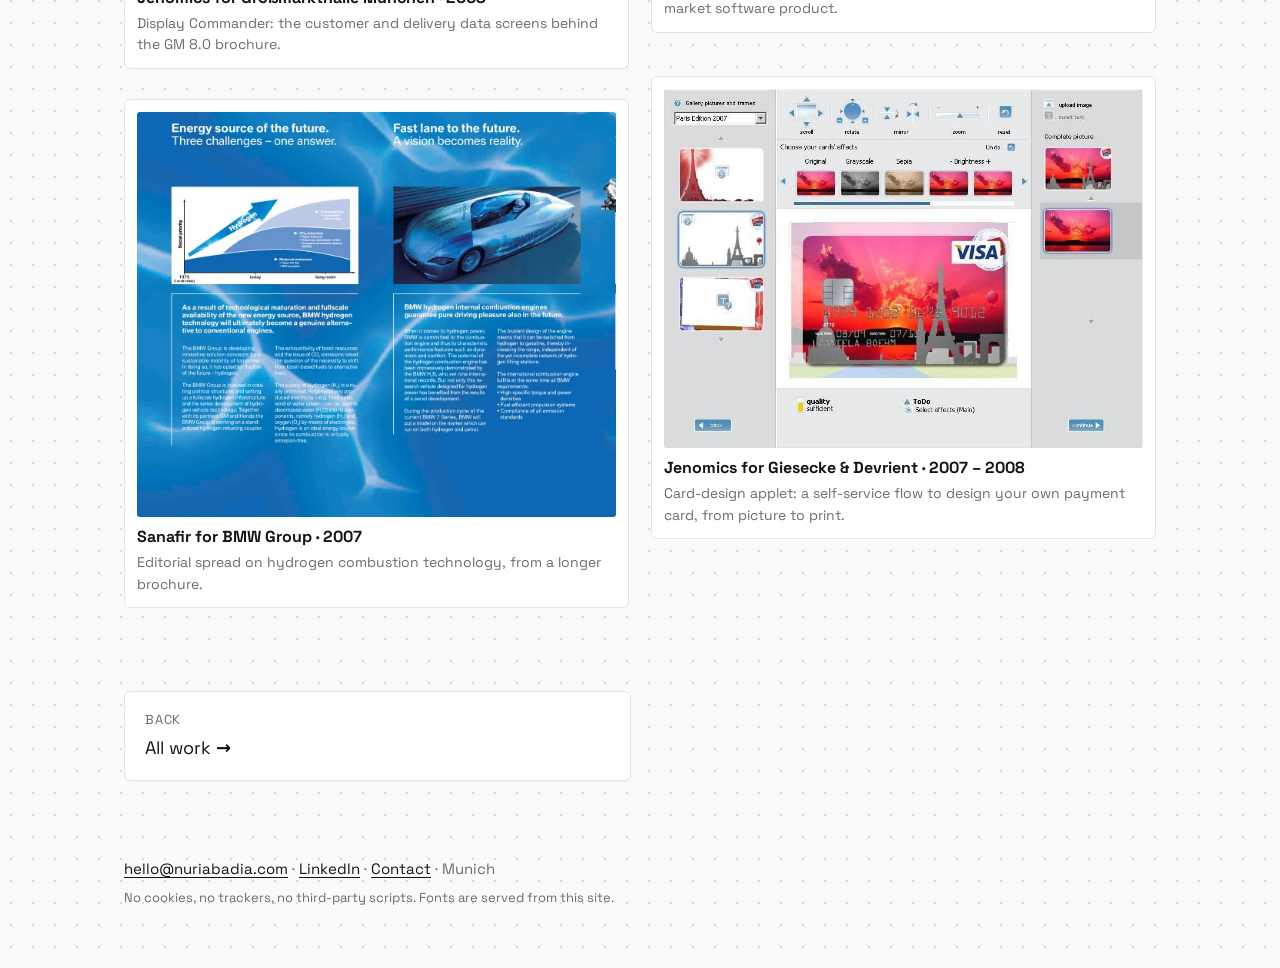
<file: earlier-work.html>
<!doctype html><html lang="en"><head><meta charset="utf-8"><meta name="viewport" content="width=device-width,initial-scale=1">
<title>Earlier work — Núria Badia Comas</title><meta name="description" content="Earlier UX, UI and graphic design work by Núria Badia Comas, 2007 – 2024: IU International University, Zetcom, Canto, Giesecke &amp; Devrient, Großmarkthalle and BMW.">
<meta name="referrer" content="strict-origin-when-cross-origin"><meta name="author" content="Núria Badia Comas">
<link rel="canonical" href="https://nuriabadia.com/earlier-work.html">
<meta property="og:type" content="website"><meta property="og:site_name" content="Núria Badia Comas"><meta property="og:title" content="Earlier work — Núria Badia Comas"><meta property="og:description" content="Earlier UX, UI and graphic design work by Núria Badia Comas, 2007 – 2024: IU International University, Zetcom, Canto, Giesecke &amp; Devrient, Großmarkthalle and BMW."><meta property="og:url" content="https://nuriabadia.com/earlier-work.html"><meta property="og:image" content="https://nuriabadia.com/img/og.jpg">
<meta name="twitter:card" content="summary_large_image">
<link rel="icon" href="favicon.svg" type="image/svg+xml">
<link rel="preload" href="fonts/space-grotesk-latin-700-normal.woff2" as="font" type="font/woff2" crossorigin>
<link rel="stylesheet" href="style.css"></head><body><div class="wrap">
<a class="skip" href="#main">Skip to content</a><header class="top"><a class="name" href="index.html">Núria Badia Comas</a><nav aria-label="Main"><a href="work.html">Work</a><a href="about.html">About</a><a href="contact.html">Contact</a></nav></header><main id="main">

<section class="hero"><p class="label l-b">Earlier work · 2007 – 2024</p><h1>The screens behind the stories</h1><p class="lede">Websites, applications and interfaces from before the AI work. Design at scale for IU’s pre-enrolment websites, and print and software for Zetcom, Canto, Giesecke &amp; Devrient, Großmarkthalle and BMW.</p><div class="tags"><span class="tag t-y">UI design</span><span class="tag t-g">Data-driven design</span><span class="tag t-p">Platform design</span><span class="tag t-v">Design systems</span><span class="tag t-b">Graphic design</span><span class="tag t-y">Websites</span></div></section>
<section><div class="gallery">
<figure><img src="img/iu-web-screens.jpg" alt="Pre-enrolment websites: information architecture rebuilt, UI redesigned, design system governance and continuous A/B testing across the study-programme pages."><figcaption><b>IU International University · 2019 – 2024</b>Pre-enrolment websites: information architecture rebuilt, UI redesigned, design system governance and continuous A/B testing across the study-programme pages.</figcaption></figure>
<figure><img src="img/iu-web-flow.jpg" alt="Hero and search flow for the programme finder, every state drawn before build."><figcaption><b>IU International University · 2019 – 2024</b>Hero and search flow for the programme finder, every state drawn before build.</figcaption></figure>
<figure><img src="img/iu-web-wireframes.jpg" alt="Wireframes for the enrolment funnel: the same content, one decision per screen."><figcaption><b>IU International University · 2019 – 2024</b>Wireframes for the enrolment funnel: the same content, one decision per screen.</figcaption></figure>
<figure><img src="img/iu-web-screens-2.jpg" alt="Programme and landing pages on desktop and mobile after the redesign."><figcaption><b>IU International University · 2019 – 2024</b>Programme and landing pages on desktop and mobile after the redesign.</figcaption></figure>
<figure><img src="img/canto-b.jpg" alt="Cumulus mobile client: key visual and interface illustration."><figcaption><b>Canto · freelance · 2009 – 2014</b>Cumulus mobile client: key visual and interface illustration.</figcaption></figure>
<figure><img src="img/zetcom-museum.jpg" alt="Museum collection management system: UI design for a dense, expert-facing application."><figcaption><b>Zetcom AG · freelance · 2010</b>Museum collection management system: UI design for a dense, expert-facing application.</figcaption></figure>
<figure><img src="img/storms-gallery.jpg" alt="Exhibition website for a contemporary art gallery in Munich."><figcaption><b>Walter Storms Galerie · freelance · 2009</b>Exhibition website for a contemporary art gallery in Munich.</figcaption></figure>
<figure><img src="img/juz-sommer.jpg" alt="Seasonal programme flyer for a youth centre, summer edition."><figcaption><b>JUZ Grünwald · freelance · 2009</b>Seasonal programme flyer for a youth centre, summer edition.</figcaption></figure>
<figure><img src="img/juz-herbst.jpg" alt="Seasonal programme flyer for a youth centre, autumn edition."><figcaption><b>JUZ Grünwald · freelance · 2009</b>Seasonal programme flyer for a youth centre, autumn edition.</figcaption></figure>
<figure><img src="img/gm-cover.jpg" alt="GM 8.0 prospectus: cover and illustrated site map for a wholesale-market software product."><figcaption><b>Jenomics for Großmarkthalle München · 2008</b>GM 8.0 prospectus: cover and illustrated site map for a wholesale-market software product.</figcaption></figure>
<figure><img src="img/gm-software.jpg" alt="Display Commander: the customer and delivery data screens behind the GM 8.0 brochure."><figcaption><b>Jenomics for Großmarkthalle München · 2008</b>Display Commander: the customer and delivery data screens behind the GM 8.0 brochure.</figcaption></figure>
<figure><img src="img/jenomics-card.jpg" alt="Card-design applet: a self-service flow to design your own payment card, from picture to print."><figcaption><b>Jenomics for Giesecke &amp; Devrient · 2007 – 2008</b>Card-design applet: a self-service flow to design your own payment card, from picture to print.</figcaption></figure>
<figure><img src="img/bmw-hydrogen.jpg" alt="Editorial spread on hydrogen combustion technology, from a longer brochure."><figcaption><b>Sanafir for BMW Group · 2007</b>Editorial spread on hydrogen combustion technology, from a longer brochure.</figcaption></figure>
</div></section>
<section><div class="next"><a href="work.html"><small>Back</small>All work</a></div></section>
</main><footer><span class="em" data-u="hello" data-d="nuriabadia.com">hello [at] nuriabadia.com</span> · <a href="https://www.linkedin.com/in/n%C3%BAria-badia-comas-325a727/" rel="me">LinkedIn</a> · <a href="contact.html">Contact</a> · Munich<br><small>No cookies, no trackers, no third-party scripts. Fonts are served from this site.</small></footer></div>
<script>(function(){var p=location.pathname.split('/').pop()||'index.html';var hit=false;document.querySelectorAll('header.top nav a').forEach(function(a){if(a.getAttribute('href')===p){a.setAttribute('aria-current','page');hit=true}});if(!hit&&document.querySelector('.crumb, .gallery')){var w=document.querySelector('header.top nav a[href="work.html"]');if(w)w.setAttribute('aria-current','page')}})();document.querySelectorAll('a[href^="http"]').forEach(function(a){if(a.hostname!==location.hostname){a.target='_blank';a.rel='noopener'}});document.querySelectorAll('.em').forEach(function(e){var a=e.dataset.u+'@'+e.dataset.d;var l=document.createElement('a');l.href='mailto:'+a;l.textContent=a;e.replaceWith(l)});document.querySelectorAll('a[data-mail]').forEach(function(l){l.href='mailto:'+l.dataset.mail.replace(' [at] ','@')+(l.dataset.subject?'?subject='+encodeURIComponent(l.dataset.subject):'')});</script>
<script>(function(){var gallery=document.querySelector('.gallery');if(!gallery)return;var rowH=1,gap=22;function layout(){gallery.querySelectorAll('figure').forEach(function(f){var h=f.getBoundingClientRect().height;var span=Math.ceil((h+gap)/(rowH+gap));f.style.gridRowEnd='span '+span});}var imgs=gallery.querySelectorAll('img');var pending=imgs.length;function done(){pending--;if(pending<=0)layout();}if(imgs.length===0){layout();}imgs.forEach(function(img){if(img.complete)done();else{img.addEventListener('load',done);img.addEventListener('error',done);}});window.addEventListener('resize',layout);})();</script></body></html>
</file>
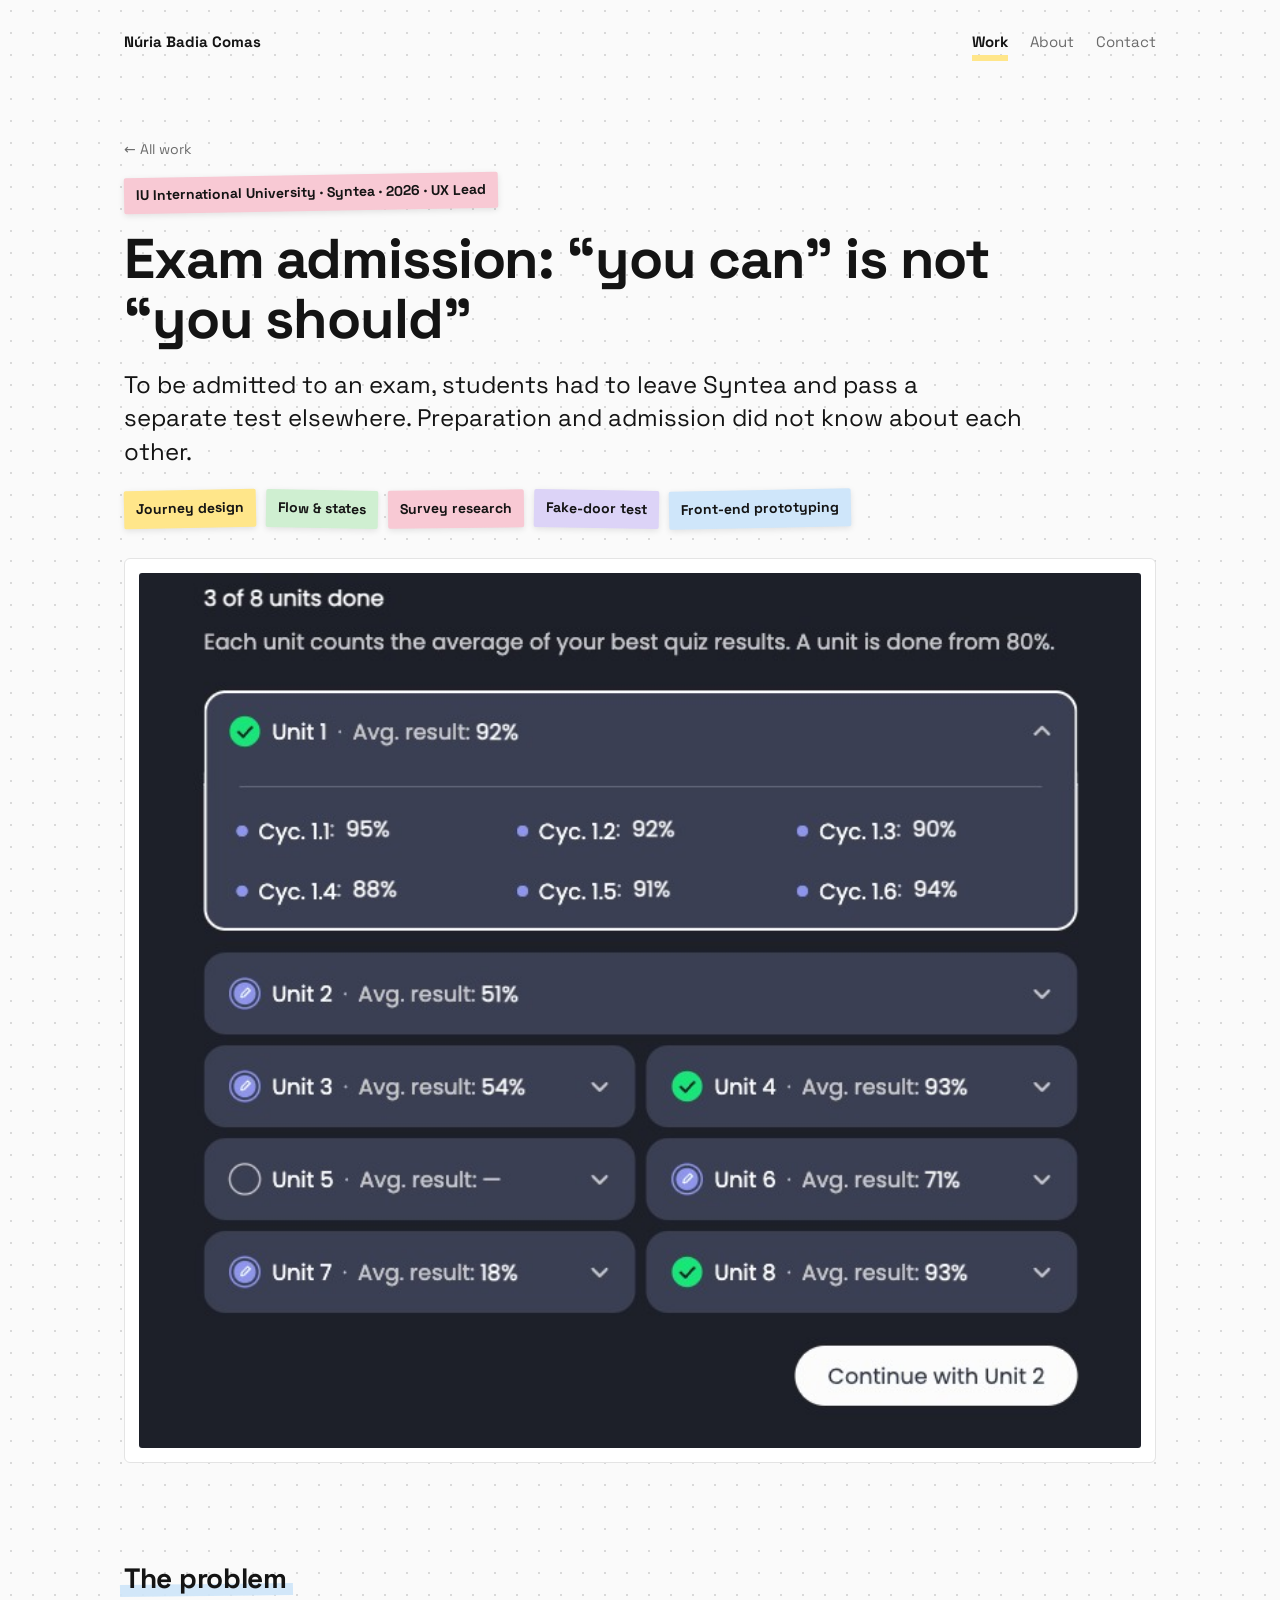
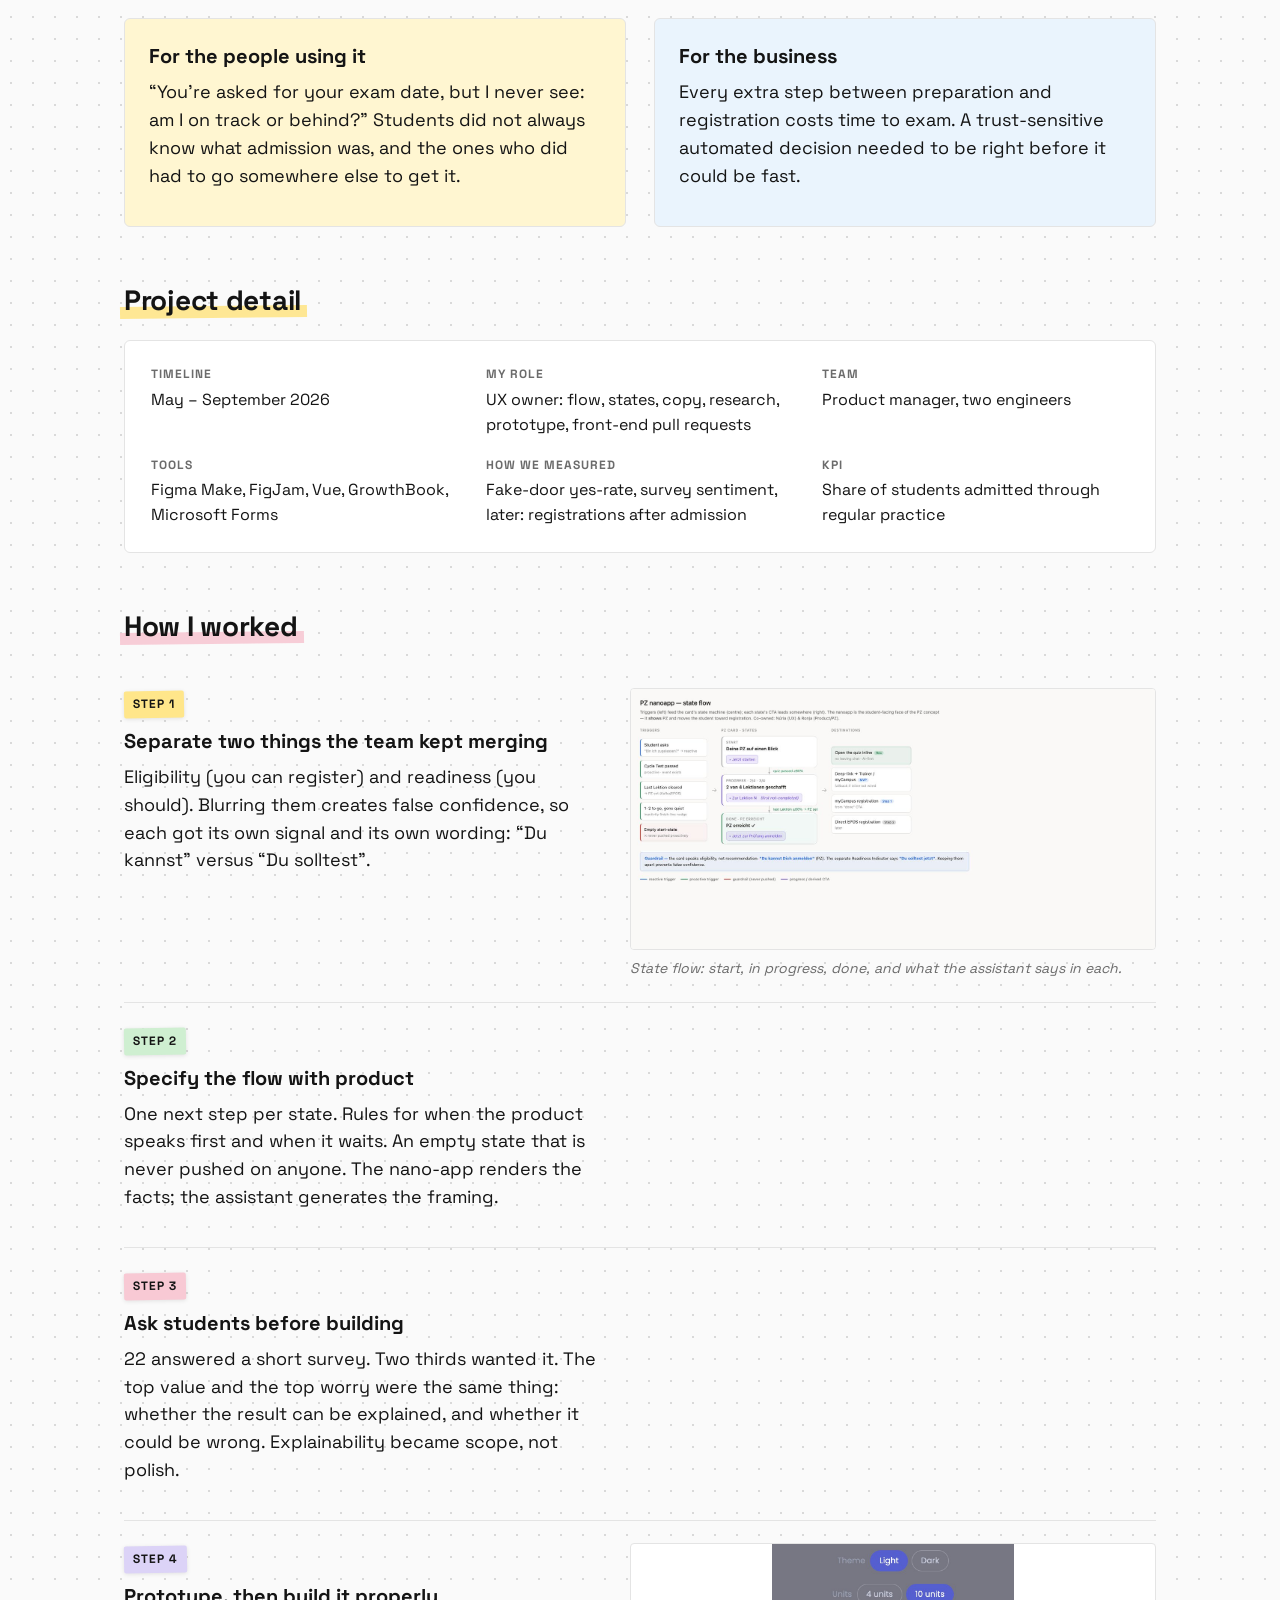
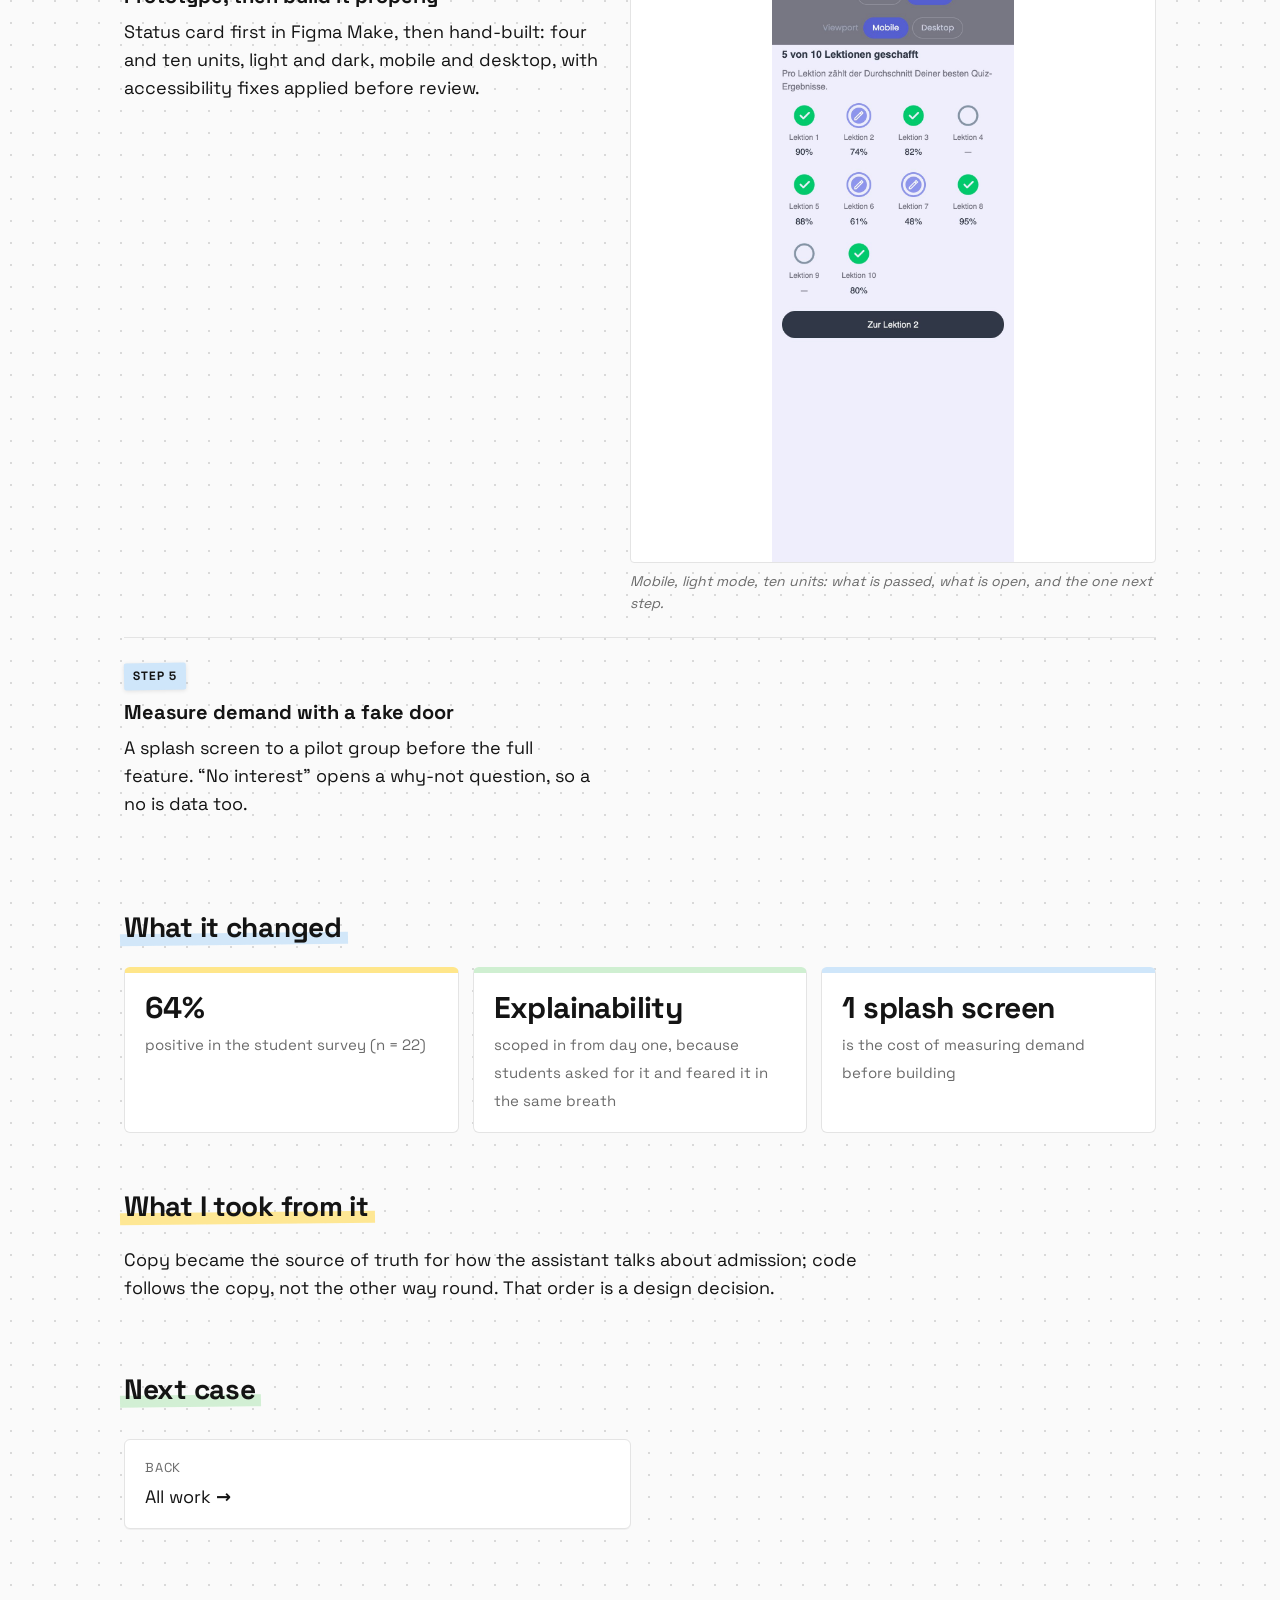
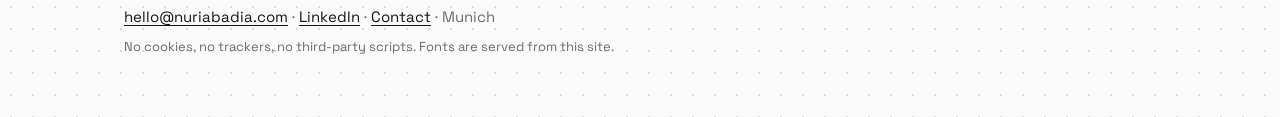
<file: exam-admission.html>
<!doctype html><html lang="en"><head><meta charset="utf-8"><meta name="viewport" content="width=device-width,initial-scale=1"><meta name="robots" content="noindex,follow">
<title>Exam admission — Núria Badia Comas</title><meta name="description" content="To be admitted to an exam, students had to leave Syntea and pass a separate test elsewhere. Preparation and admission did not know about each other.">
<meta name="referrer" content="strict-origin-when-cross-origin"><meta name="author" content="Núria Badia Comas">
<link rel="canonical" href="https://nuriabadia.com/exam-admission.html">
<meta property="og:type" content="website"><meta property="og:site_name" content="Núria Badia Comas"><meta property="og:title" content="Exam admission — Núria Badia Comas"><meta property="og:description" content="To be admitted to an exam, students had to leave Syntea and pass a separate test elsewhere. Preparation and admission did not know about each other."><meta property="og:url" content="https://nuriabadia.com/exam-admission.html"><meta property="og:image" content="https://nuriabadia.com/img/og.jpg">
<meta name="twitter:card" content="summary_large_image">
<link rel="icon" href="favicon.svg" type="image/svg+xml">
<link rel="preload" href="fonts/space-grotesk-latin-700-normal.woff2" as="font" type="font/woff2" crossorigin>
<link rel="stylesheet" href="style.css"></head><body><div class="wrap">
<a class="skip" href="#main">Skip to content</a><header class="top"><a class="name" href="index.html">Núria Badia Comas</a><nav aria-label="Main"><a href="work.html">Work</a><a href="about.html">About</a><a href="contact.html">Contact</a></nav></header><main id="main">

<section class="hero"><p class="crumb"><a href="work.html">← All work</a></p><p class="label l-p">IU International University · Syntea · 2026 · UX Lead</p><h1>Exam admission: “you can” is not “you should”</h1><p class="lede">To be admitted to an exam, students had to leave Syntea and pass a separate test elsewhere. Preparation and admission did not know about each other.</p><div class="tags"><span class="tag t-y">Journey design</span><span class="tag t-g">Flow &amp; states</span><span class="tag t-p">Survey research</span><span class="tag t-v">Fake-door test</span><span class="tag t-b">Front-end prototyping</span></div>
<div class="hero-img"><img src="img/pz-desktop.jpg" alt="Admission status card, desktop, dark mode"></div>
</section>
<section><h2>The problem</h2><div class="two">
<div class="card c-y"><h3>For the people using it</h3><p>“You’re asked for your exam date, but I never see: am I on track or behind?” Students did not always know what admission was, and the ones who did had to go somewhere else to get it.</p></div>
<div class="card c-b"><h3>For the business</h3><p>Every extra step between preparation and registration costs time to exam. A trust-sensitive automated decision needed to be right before it could be fast.</p></div></div></section>
<section><h2>Project detail</h2><div class="detail"><div><b>Timeline</b>May – September 2026</div><div><b>My role</b>UX owner: flow, states, copy, research, prototype, front-end pull requests</div><div><b>Team</b>Product manager, two engineers</div><div><b>Tools</b>Figma Make, FigJam, Vue, GrowthBook, Microsoft Forms</div><div><b>How we measured</b>Fake-door yes-rate, survey sentiment, later: registrations after admission</div><div><b>KPI</b>Share of students admitted through regular practice</div></div></section>
<section><h2>How I worked</h2>
<div class="step"><div><div class="n">Step 1</div><h3>Separate two things the team kept merging</h3><p>Eligibility (you can register) and readiness (you should). Blurring them creates false confidence, so each got its own signal and its own wording: “Du kannst” versus “Du solltest”.</p></div><div><figure><img src="img/pz-flow.jpg" alt="State flow: start, in progress, done, and what the assistant says in each." loading="lazy"><figcaption>State flow: start, in progress, done, and what the assistant says in each.</figcaption></figure></div></div>
<div class="step"><div><div class="n">Step 2</div><h3>Specify the flow with product</h3><p>One next step per state. Rules for when the product speaks first and when it waits. An empty state that is never pushed on anyone. The nano-app renders the facts; the assistant generates the framing.</p></div><div></div></div>
<div class="step"><div><div class="n">Step 3</div><h3>Ask students before building</h3><p>22 answered a short survey. Two thirds wanted it. The top value and the top worry were the same thing: whether the result can be explained, and whether it could be wrong. Explainability became scope, not polish.</p></div><div></div></div>
<div class="step"><div><div class="n">Step 4</div><h3>Prototype, then build it properly</h3><p>Status card first in Figma Make, then hand-built: four and ten units, light and dark, mobile and desktop, with accessibility fixes applied before review.</p></div><div><figure><img src="img/pz-mobile.jpg" alt="Mobile, light mode, ten units: what is passed, what is open, and the one next step." loading="lazy"><figcaption>Mobile, light mode, ten units: what is passed, what is open, and the one next step.</figcaption></figure></div></div>
<div class="step"><div><div class="n">Step 5</div><h3>Measure demand with a fake door</h3><p>A splash screen to a pilot group before the full feature. “No interest” opens a why-not question, so a no is data too.</p></div><div></div></div>
</section>
<section><h2>What it changed</h2><div class="results"><div class="res"><b>64%</b><span>positive in the student survey (n = 22)</span></div><div class="res"><b>Explainability</b><span>scoped in from day one, because students asked for it and feared it in the same breath</span></div><div class="res"><b>1 splash screen</b><span>is the cost of measuring demand before building</span></div></div>
</section>
<section><h2>What I took from it</h2><p>Copy became the source of truth for how the assistant talks about admission; code follows the copy, not the other way round. That order is a design decision.</p></section>
<section><h2>Next case</h2><div class="next"><a href="work.html"><small>Back</small>All work</a></div></section>
</main><footer><span class="em" data-u="hello" data-d="nuriabadia.com">hello [at] nuriabadia.com</span> · <a href="https://www.linkedin.com/in/n%C3%BAria-badia-comas-325a727/" rel="me">LinkedIn</a> · <a href="contact.html">Contact</a> · Munich<br><small>No cookies, no trackers, no third-party scripts. Fonts are served from this site.</small></footer></div>
<script>(function(){var p=location.pathname.split('/').pop()||'index.html';var hit=false;document.querySelectorAll('header.top nav a').forEach(function(a){if(a.getAttribute('href')===p){a.setAttribute('aria-current','page');hit=true}});if(!hit&&document.querySelector('.crumb, .gallery')){var w=document.querySelector('header.top nav a[href="work.html"]');if(w)w.setAttribute('aria-current','page')}})();document.querySelectorAll('a[href^="http"]').forEach(function(a){if(a.hostname!==location.hostname){a.target='_blank';a.rel='noopener'}});document.querySelectorAll('.em').forEach(function(e){var a=e.dataset.u+'@'+e.dataset.d;var l=document.createElement('a');l.href='mailto:'+a;l.textContent=a;e.replaceWith(l)});document.querySelectorAll('a[data-mail]').forEach(function(l){l.href='mailto:'+l.dataset.mail.replace(' [at] ','@')+(l.dataset.subject?'?subject='+encodeURIComponent(l.dataset.subject):'')});</script></body></html>
</file>
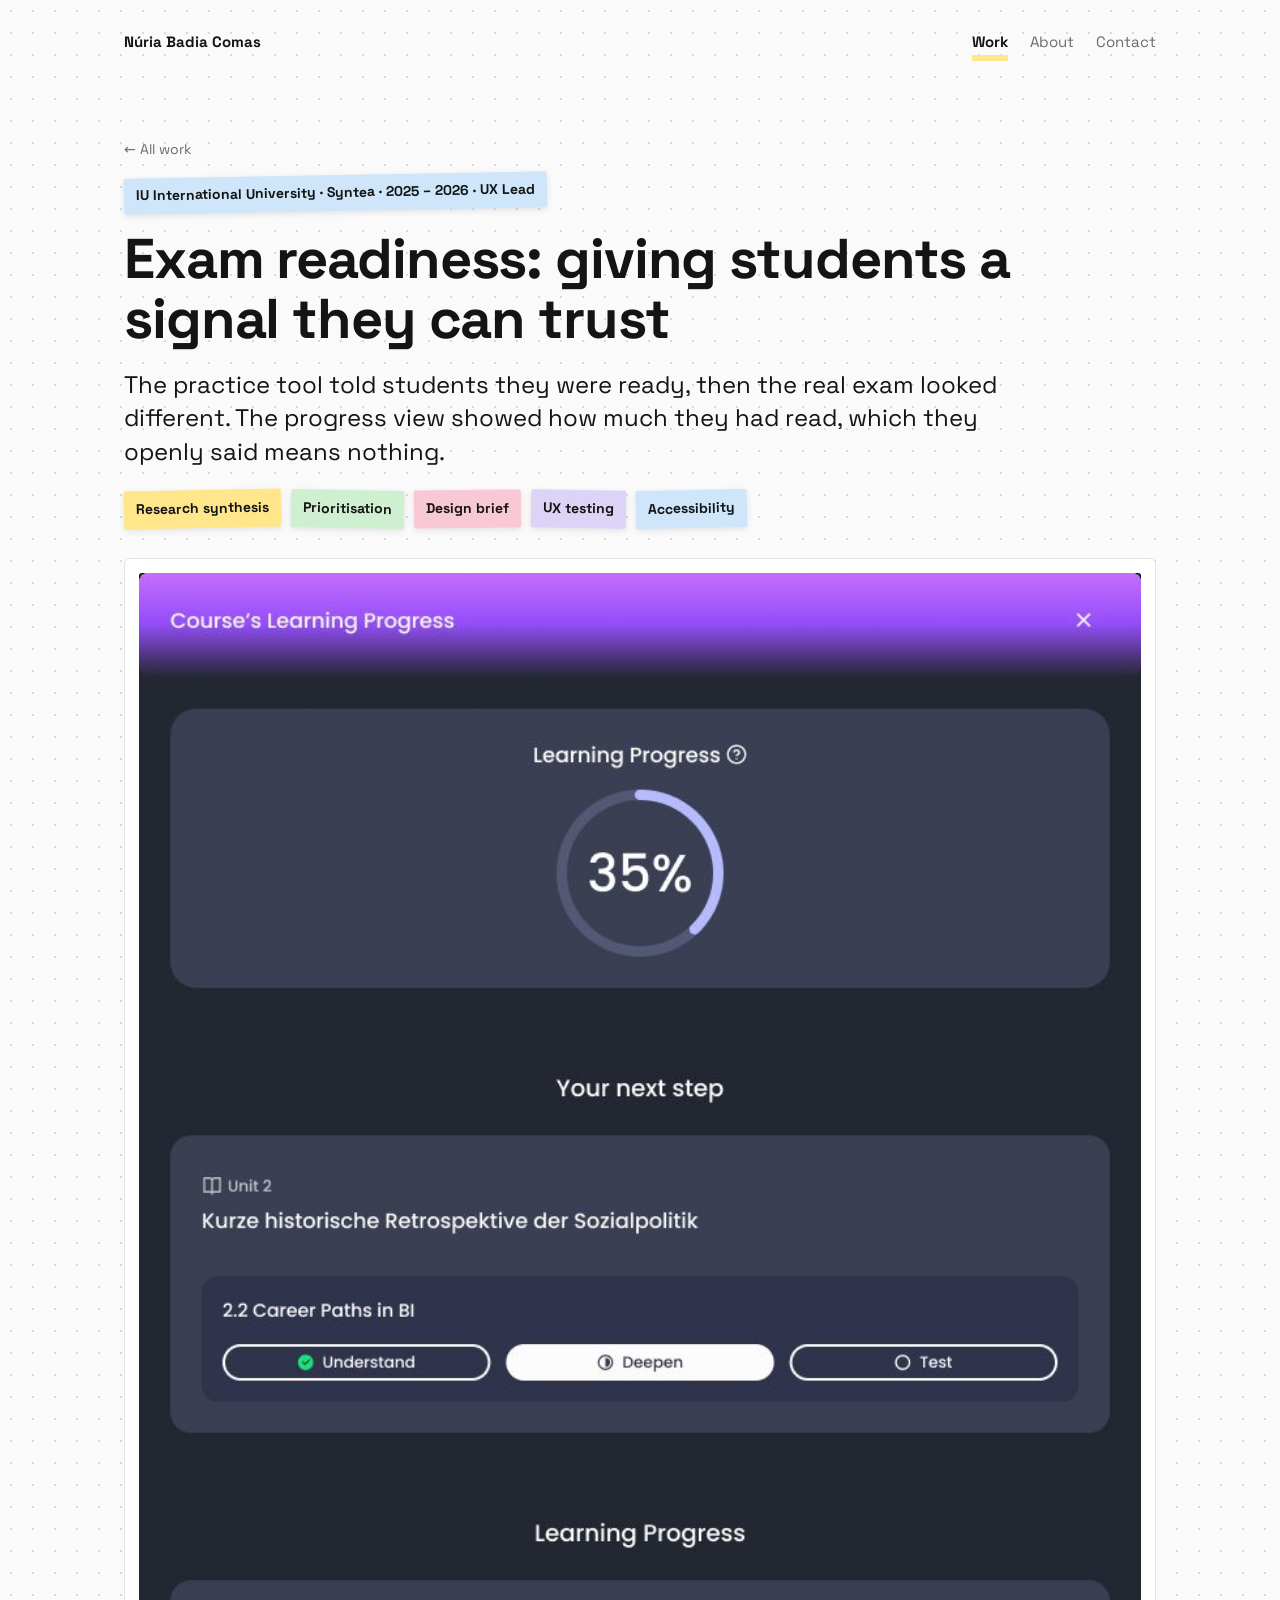
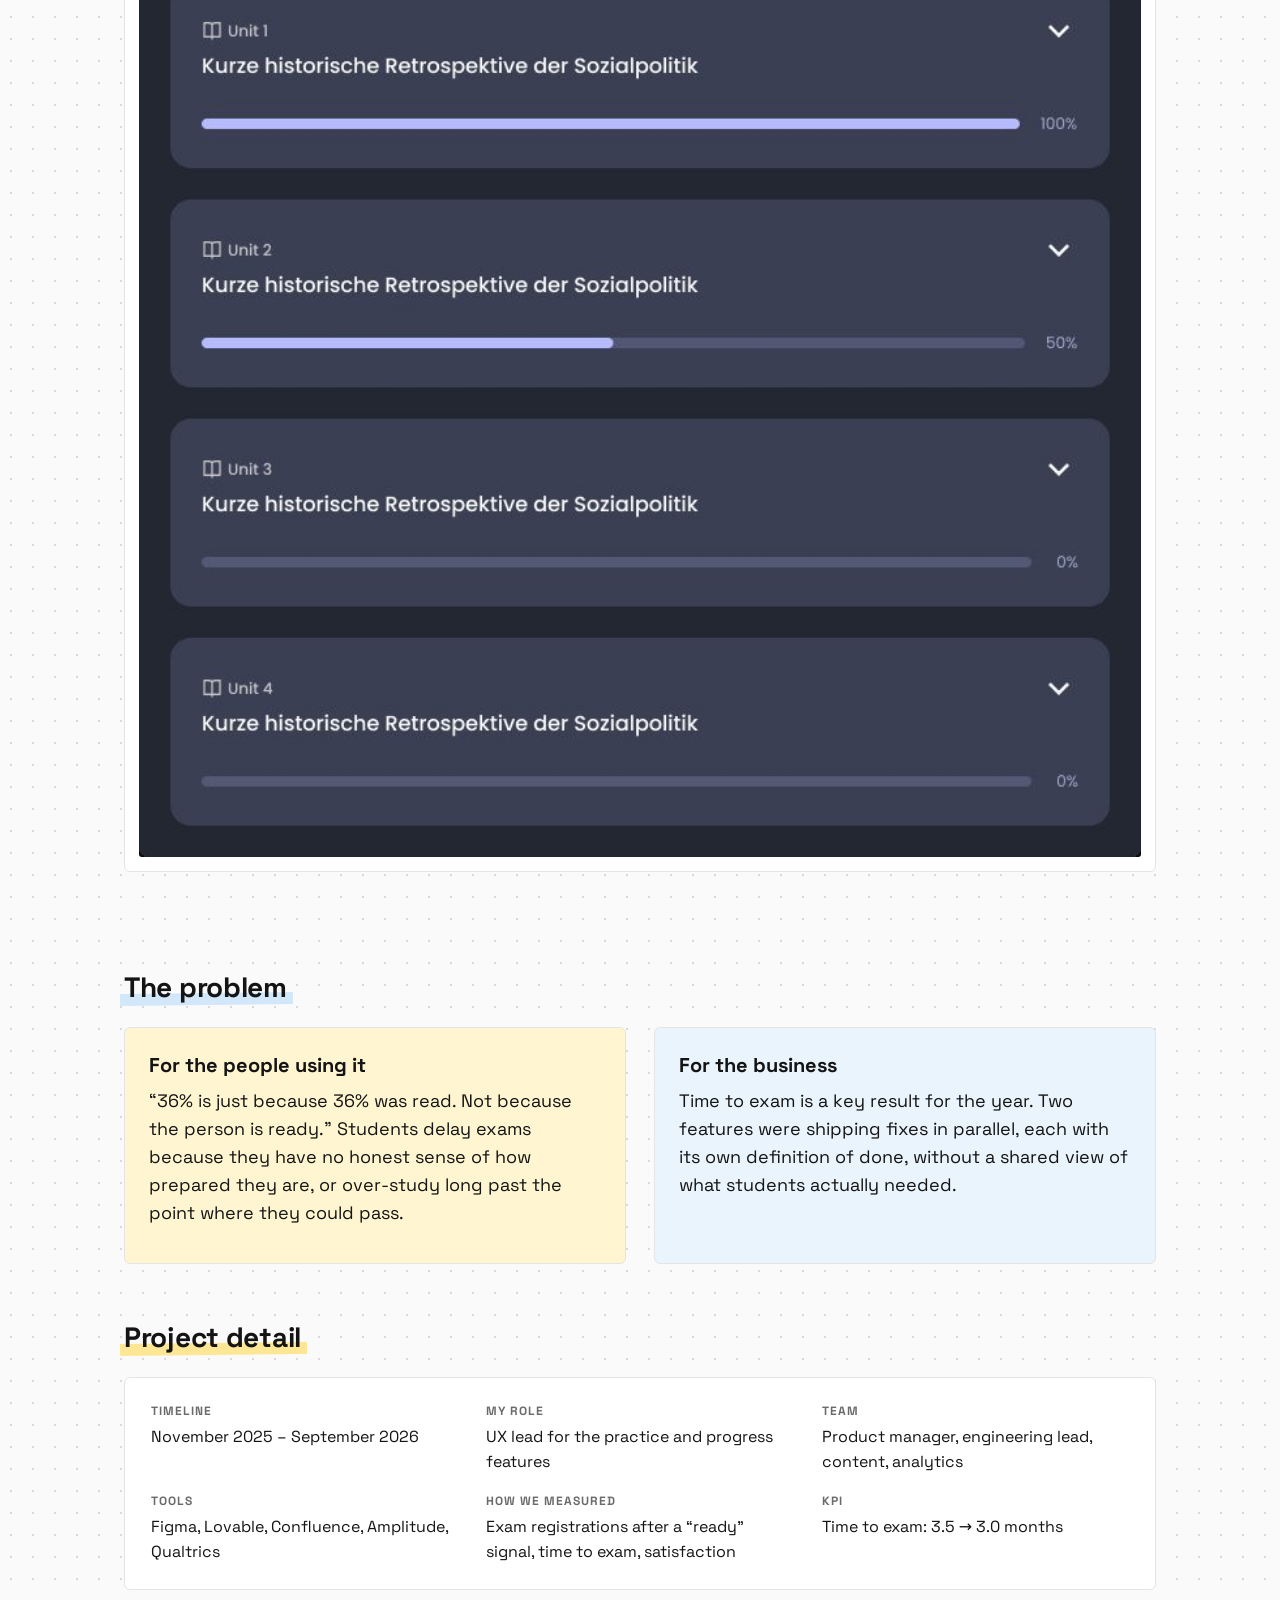
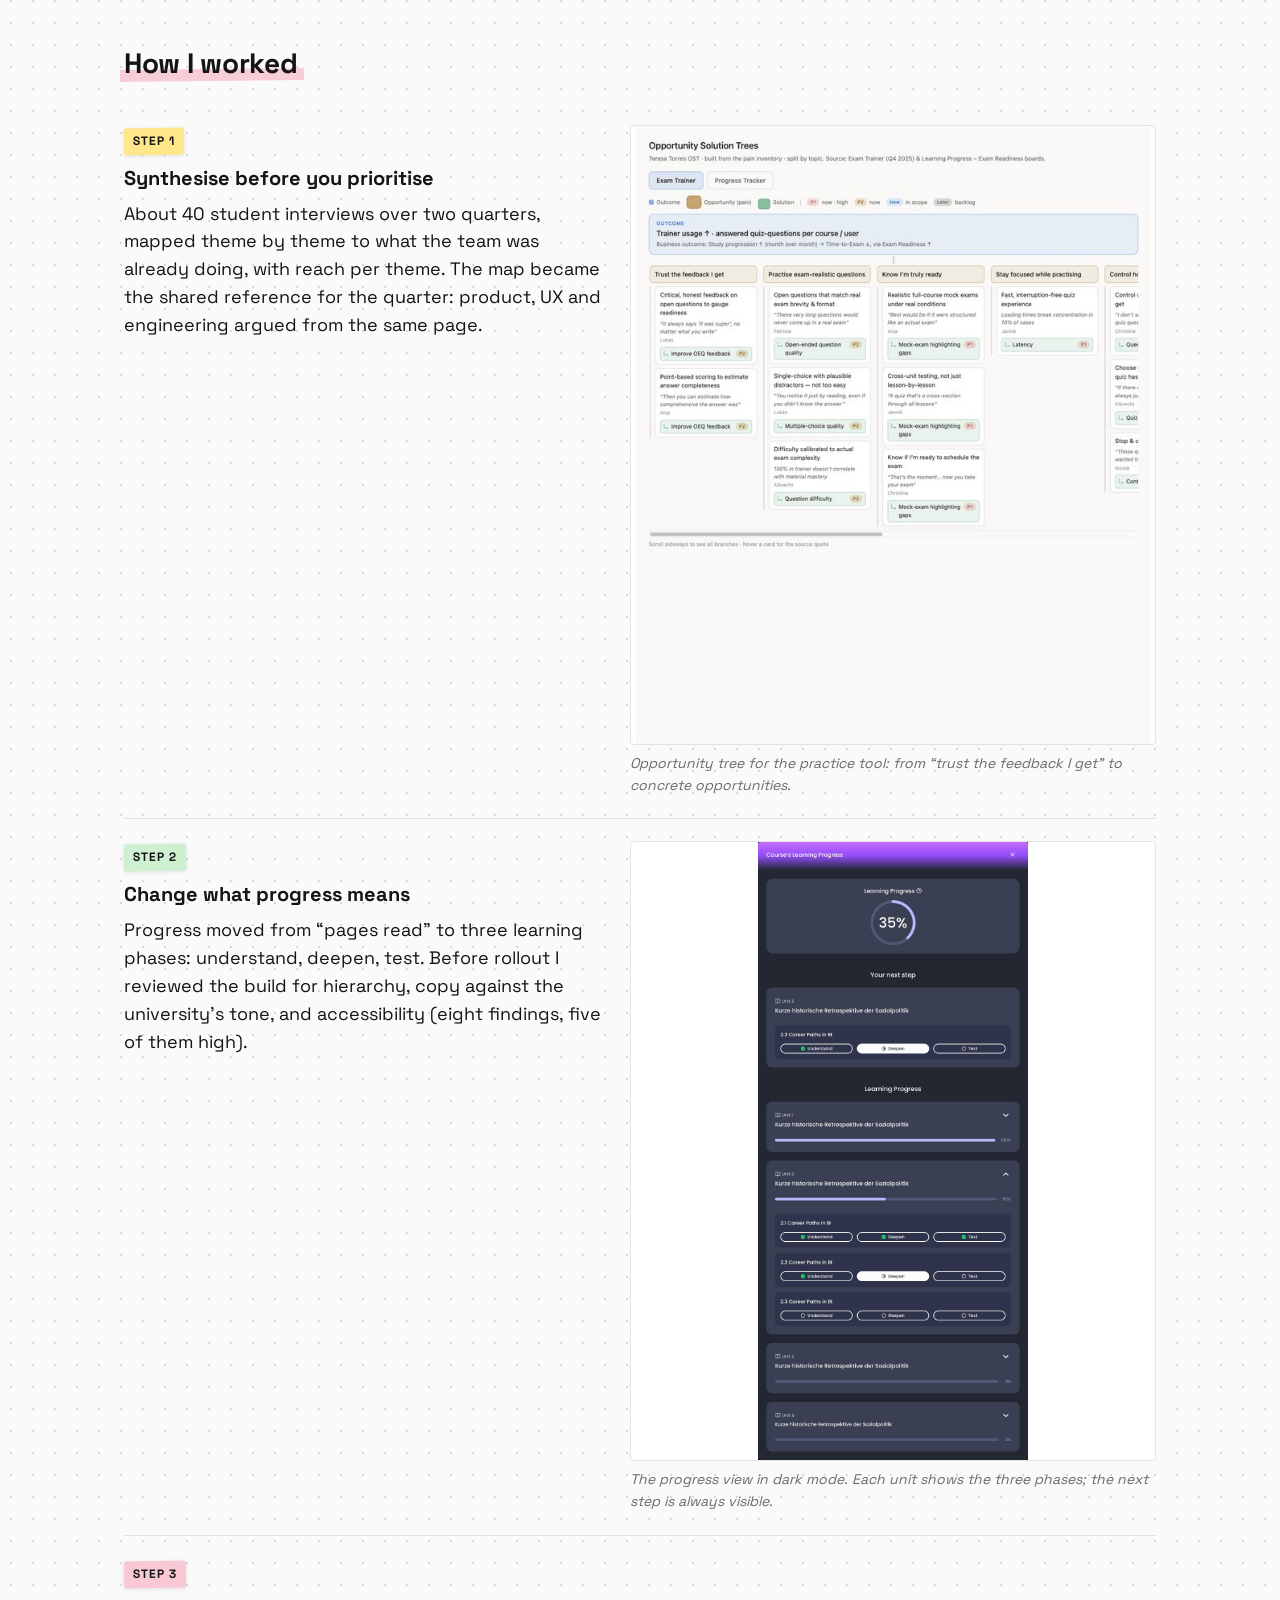
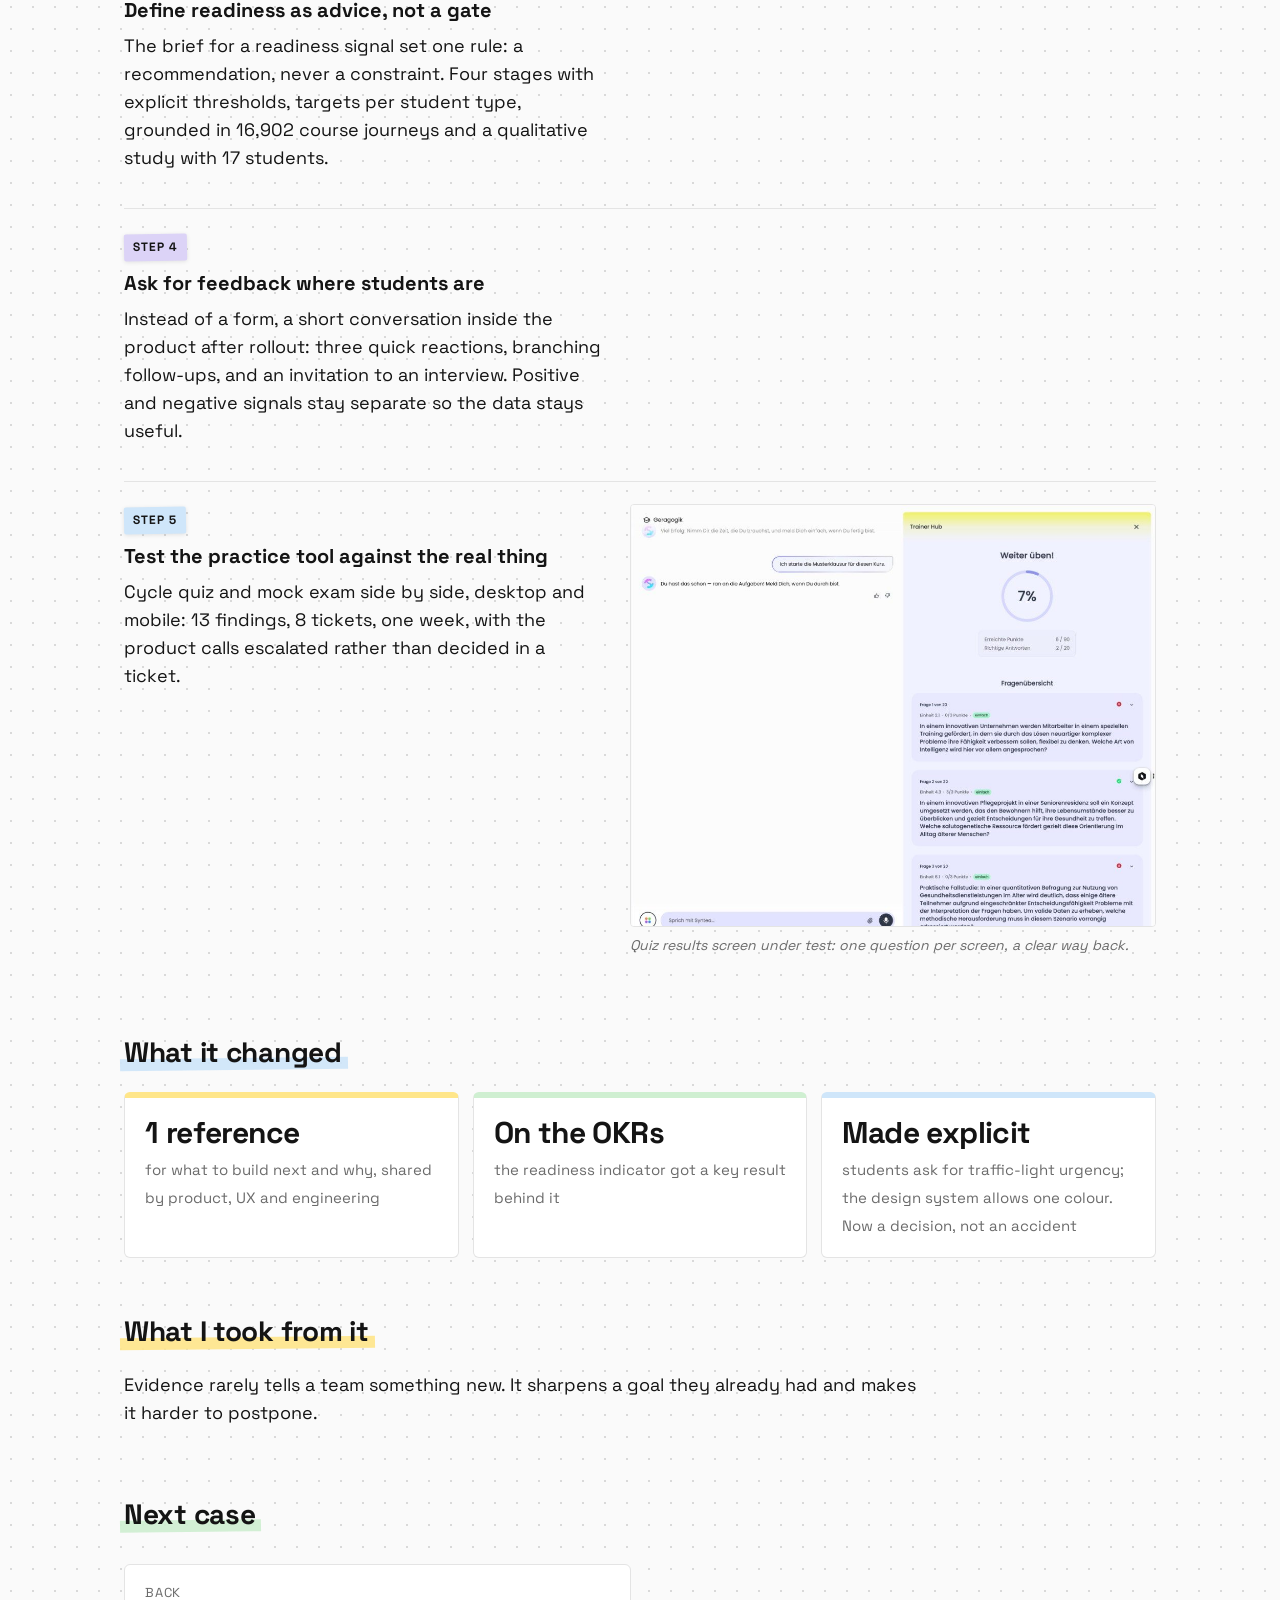
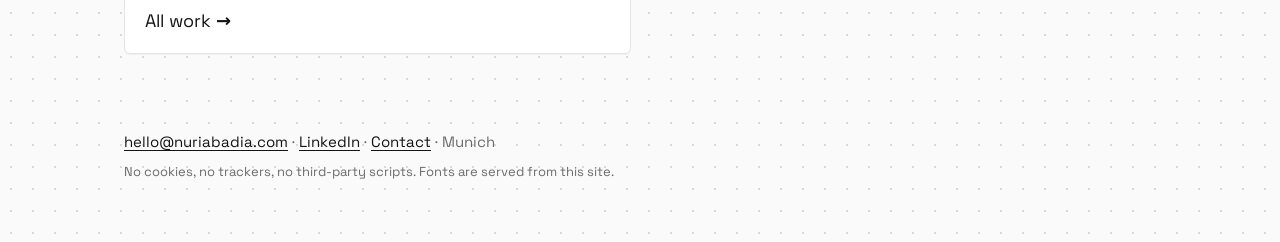
<file: exam-readiness.html>
<!doctype html><html lang="en"><head><meta charset="utf-8"><meta name="viewport" content="width=device-width,initial-scale=1"><meta name="robots" content="noindex,follow">
<title>Exam readiness — Núria Badia Comas</title><meta name="description" content="The practice tool told students they were ready, then the real exam looked different. The progress view showed how much they had read, which they openly said means nothing.">
<meta name="referrer" content="strict-origin-when-cross-origin"><meta name="author" content="Núria Badia Comas">
<link rel="canonical" href="https://nuriabadia.com/exam-readiness.html">
<meta property="og:type" content="website"><meta property="og:site_name" content="Núria Badia Comas"><meta property="og:title" content="Exam readiness — Núria Badia Comas"><meta property="og:description" content="The practice tool told students they were ready, then the real exam looked different. The progress view showed how much they had read, which they openly said means nothing."><meta property="og:url" content="https://nuriabadia.com/exam-readiness.html"><meta property="og:image" content="https://nuriabadia.com/img/og.jpg">
<meta name="twitter:card" content="summary_large_image">
<link rel="icon" href="favicon.svg" type="image/svg+xml">
<link rel="preload" href="fonts/space-grotesk-latin-700-normal.woff2" as="font" type="font/woff2" crossorigin>
<link rel="stylesheet" href="style.css"></head><body><div class="wrap">
<a class="skip" href="#main">Skip to content</a><header class="top"><a class="name" href="index.html">Núria Badia Comas</a><nav aria-label="Main"><a href="work.html">Work</a><a href="about.html">About</a><a href="contact.html">Contact</a></nav></header><main id="main">

<section class="hero"><p class="crumb"><a href="work.html">← All work</a></p><p class="label l-b">IU International University · Syntea · 2025 – 2026 · UX Lead</p><h1>Exam readiness: giving students a signal they can trust</h1><p class="lede">The practice tool told students they were ready, then the real exam looked different. The progress view showed how much they had read, which they openly said means nothing.</p><div class="tags"><span class="tag t-y">Research synthesis</span><span class="tag t-g">Prioritisation</span><span class="tag t-p">Design brief</span><span class="tag t-v">UX testing</span><span class="tag t-b">Accessibility</span></div>
<div class="hero-img"><img src="img/lp-light.jpg" alt="Progress shown in three learning phases"></div>
</section>
<section><h2>The problem</h2><div class="two">
<div class="card c-y"><h3>For the people using it</h3><p>“36% is just because 36% was read. Not because the person is ready.” Students delay exams because they have no honest sense of how prepared they are, or over-study long past the point where they could pass.</p></div>
<div class="card c-b"><h3>For the business</h3><p>Time to exam is a key result for the year. Two features were shipping fixes in parallel, each with its own definition of done, without a shared view of what students actually needed.</p></div></div></section>
<section><h2>Project detail</h2><div class="detail"><div><b>Timeline</b>November 2025 – September 2026</div><div><b>My role</b>UX lead for the practice and progress features</div><div><b>Team</b>Product manager, engineering lead, content, analytics</div><div><b>Tools</b>Figma, Lovable, Confluence, Amplitude, Qualtrics</div><div><b>How we measured</b>Exam registrations after a “ready” signal, time to exam, satisfaction</div><div><b>KPI</b>Time to exam: 3.5 → 3.0 months</div></div></section>
<section><h2>How I worked</h2>
<div class="step"><div><div class="n">Step 1</div><h3>Synthesise before you prioritise</h3><p>About 40 student interviews over two quarters, mapped theme by theme to what the team was already doing, with reach per theme. The map became the shared reference for the quarter: product, UX and engineering argued from the same page.</p></div><div><figure><img src="img/ost.jpg" alt="Opportunity tree for the practice tool: from “trust the feedback I get” to concrete opportunities." loading="lazy"><figcaption>Opportunity tree for the practice tool: from “trust the feedback I get” to concrete opportunities.</figcaption></figure></div></div>
<div class="step"><div><div class="n">Step 2</div><h3>Change what progress means</h3><p>Progress moved from “pages read” to three learning phases: understand, deepen, test. Before rollout I reviewed the build for hierarchy, copy against the university’s tone, and accessibility (eight findings, five of them high).</p></div><div><figure><img src="img/lp-dark.jpg" alt="The progress view in dark mode. Each unit shows the three phases; the next step is always visible." loading="lazy"><figcaption>The progress view in dark mode. Each unit shows the three phases; the next step is always visible.</figcaption></figure></div></div>
<div class="step"><div><div class="n">Step 3</div><h3>Define readiness as advice, not a gate</h3><p>The brief for a readiness signal set one rule: a recommendation, never a constraint. Four stages with explicit thresholds, targets per student type, grounded in 16,902 course journeys and a qualitative study with 17 students.</p></div><div></div></div>
<div class="step"><div><div class="n">Step 4</div><h3>Ask for feedback where students are</h3><p>Instead of a form, a short conversation inside the product after rollout: three quick reactions, branching follow-ups, and an invitation to an interview. Positive and negative signals stay separate so the data stays useful.</p></div><div></div></div>
<div class="step"><div><div class="n">Step 5</div><h3>Test the practice tool against the real thing</h3><p>Cycle quiz and mock exam side by side, desktop and mobile: 13 findings, 8 tickets, one week, with the product calls escalated rather than decided in a ticket.</p></div><div><figure><img src="img/mock.jpg" alt="Quiz results screen under test: one question per screen, a clear way back." loading="lazy"><figcaption>Quiz results screen under test: one question per screen, a clear way back.</figcaption></figure></div></div>
</section>
<section><h2>What it changed</h2><div class="results"><div class="res"><b>1 reference</b><span>for what to build next and why, shared by product, UX and engineering</span></div><div class="res"><b>On the OKRs</b><span>the readiness indicator got a key result behind it</span></div><div class="res"><b>Made explicit</b><span>students ask for traffic-light urgency; the design system allows one colour. Now a decision, not an accident</span></div></div>
</section>
<section><h2>What I took from it</h2><p>Evidence rarely tells a team something new. It sharpens a goal they already had and makes it harder to postpone.</p></section>
<section><h2>Next case</h2><div class="next"><a href="work.html"><small>Back</small>All work</a></div></section>
</main><footer><span class="em" data-u="hello" data-d="nuriabadia.com">hello [at] nuriabadia.com</span> · <a href="https://www.linkedin.com/in/n%C3%BAria-badia-comas-325a727/" rel="me">LinkedIn</a> · <a href="contact.html">Contact</a> · Munich<br><small>No cookies, no trackers, no third-party scripts. Fonts are served from this site.</small></footer></div>
<script>(function(){var p=location.pathname.split('/').pop()||'index.html';var hit=false;document.querySelectorAll('header.top nav a').forEach(function(a){if(a.getAttribute('href')===p){a.setAttribute('aria-current','page');hit=true}});if(!hit&&document.querySelector('.crumb, .gallery')){var w=document.querySelector('header.top nav a[href="work.html"]');if(w)w.setAttribute('aria-current','page')}})();document.querySelectorAll('a[href^="http"]').forEach(function(a){if(a.hostname!==location.hostname){a.target='_blank';a.rel='noopener'}});document.querySelectorAll('.em').forEach(function(e){var a=e.dataset.u+'@'+e.dataset.d;var l=document.createElement('a');l.href='mailto:'+a;l.textContent=a;e.replaceWith(l)});document.querySelectorAll('a[data-mail]').forEach(function(l){l.href='mailto:'+l.dataset.mail.replace(' [at] ','@')+(l.dataset.subject?'?subject='+encodeURIComponent(l.dataset.subject):'')});</script></body></html>
</file>
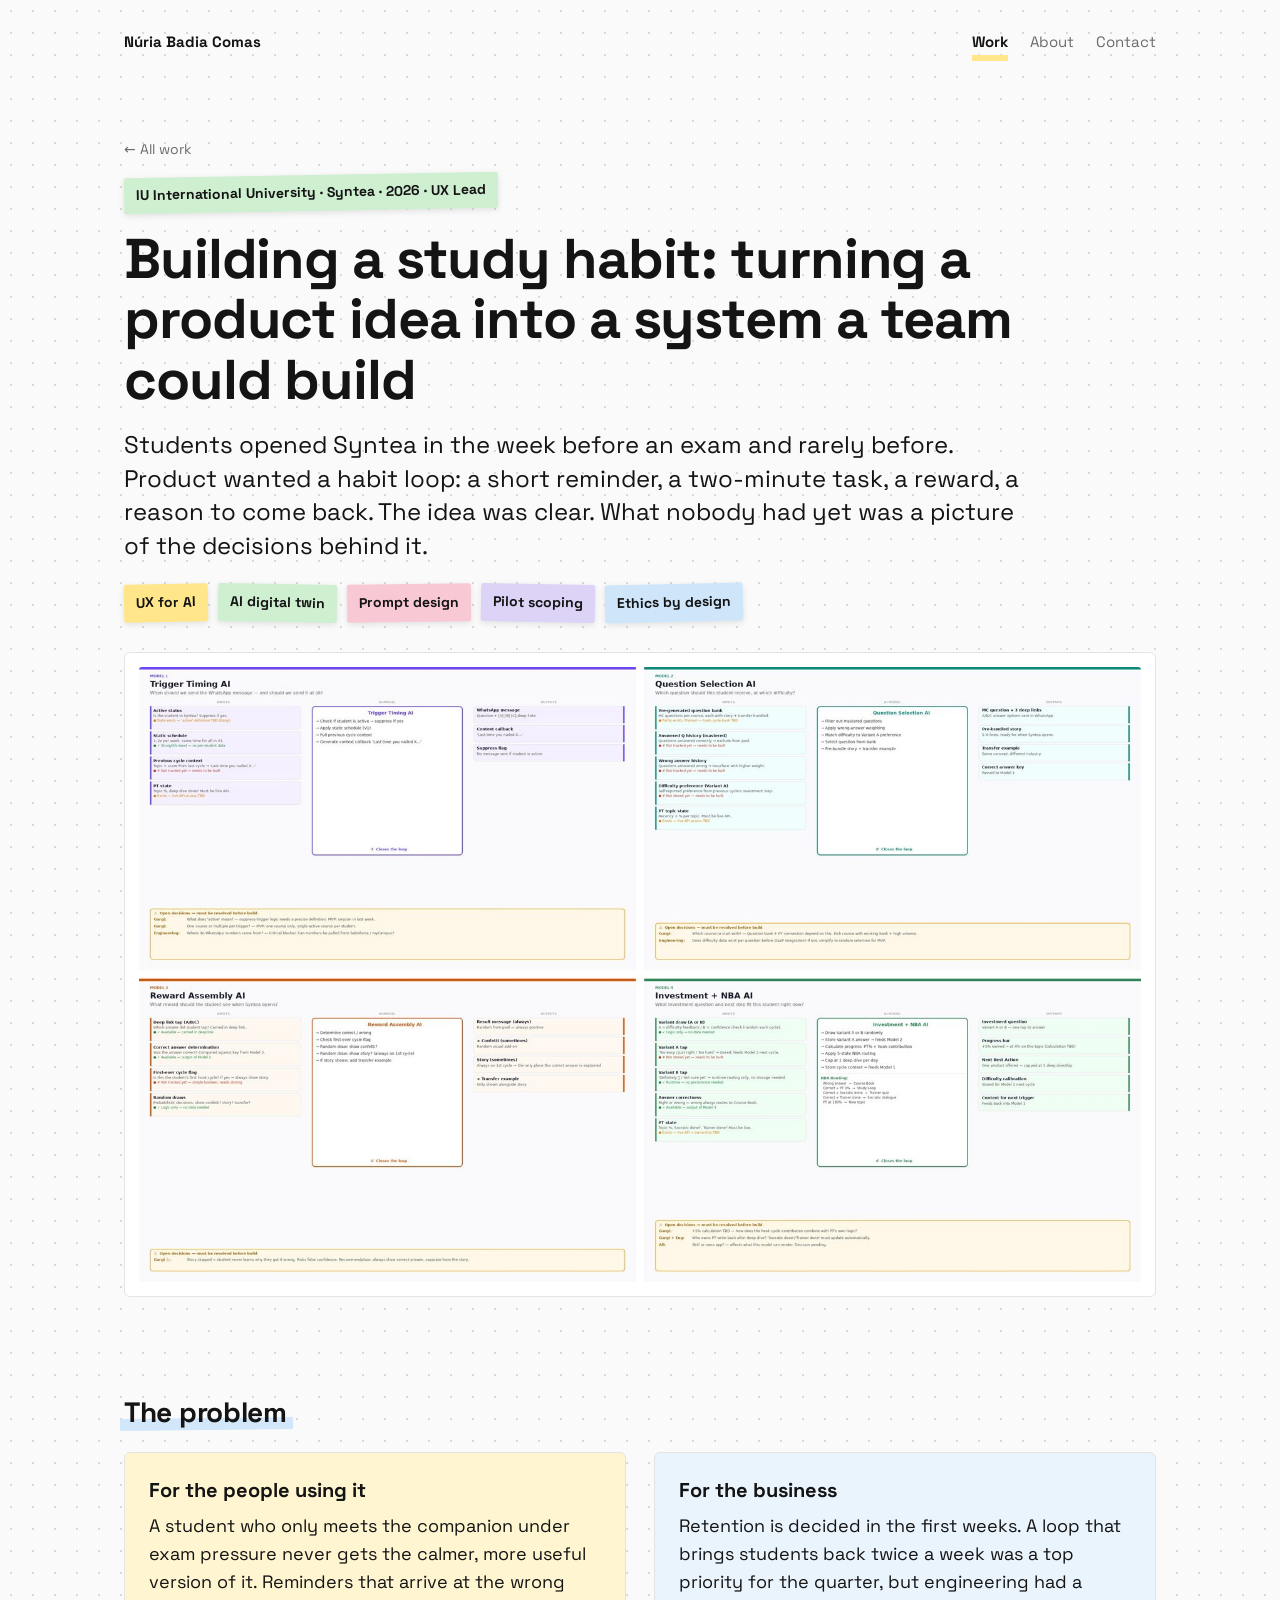
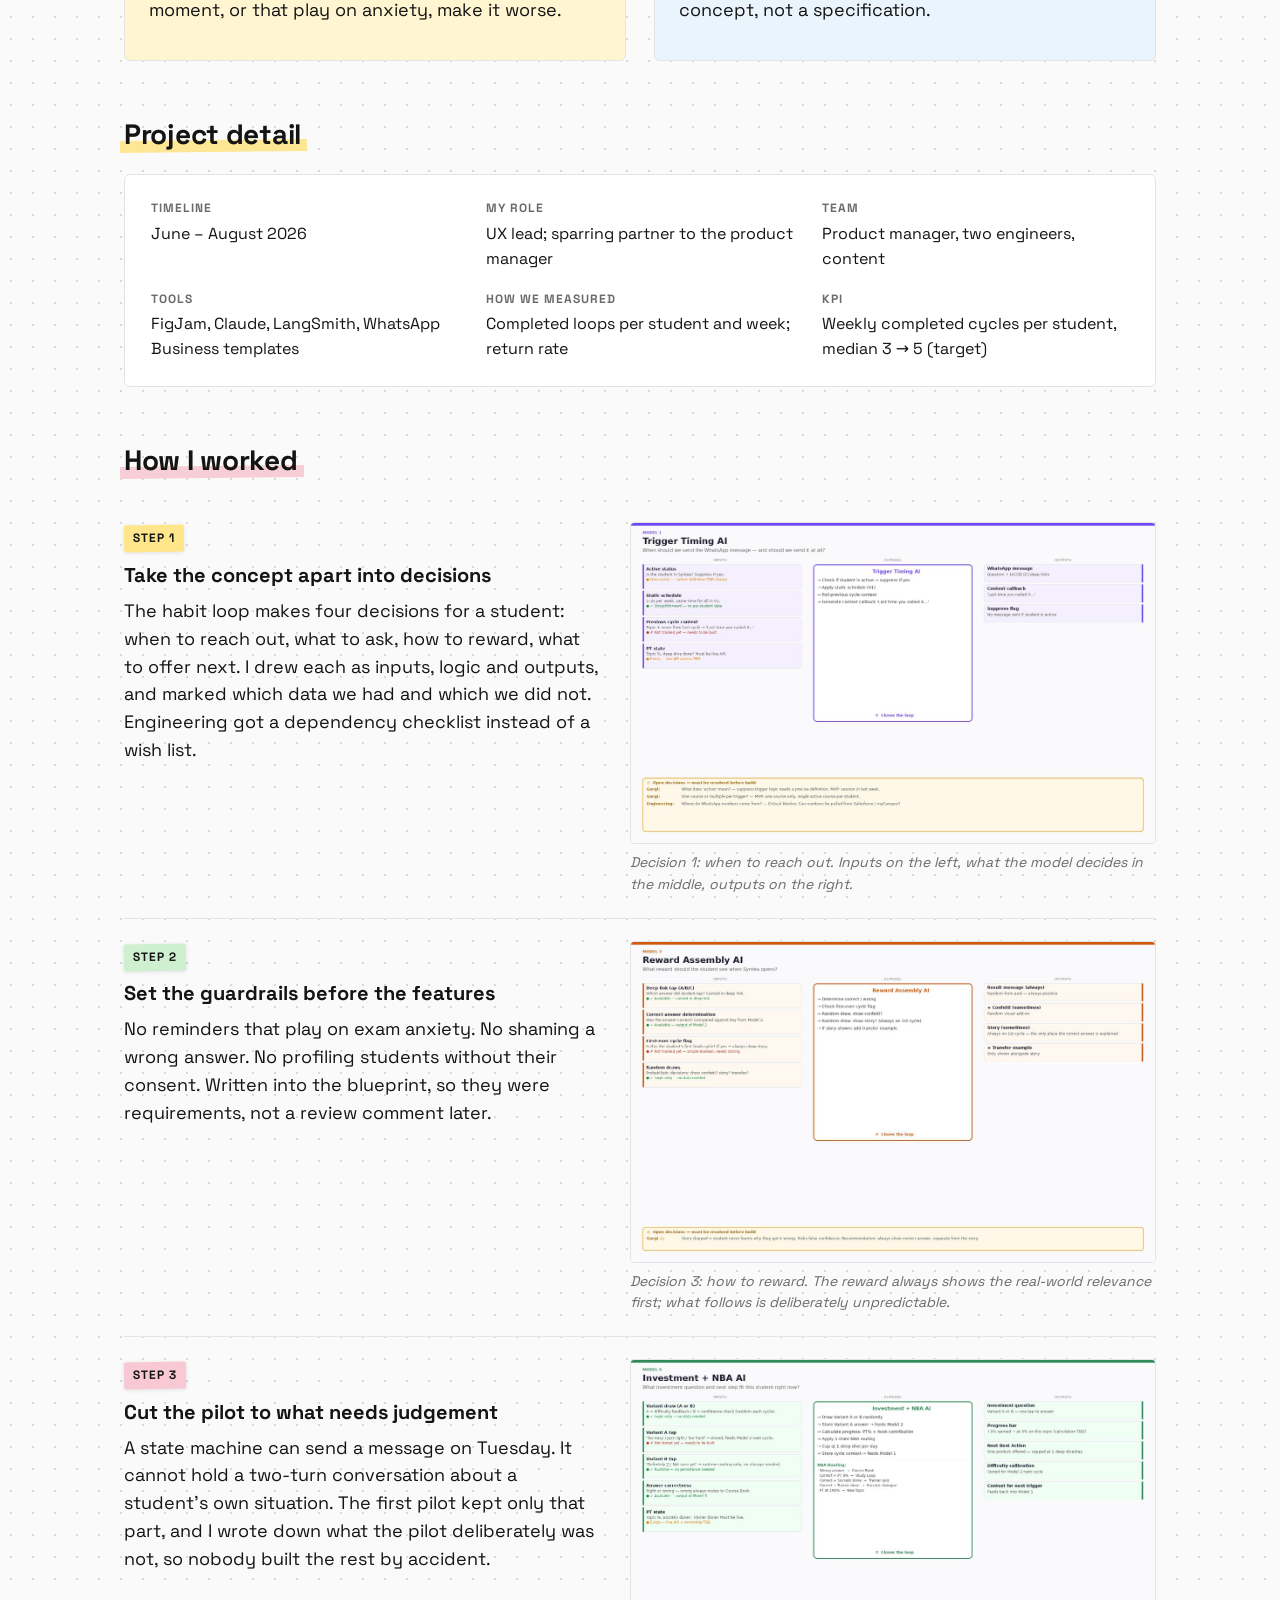
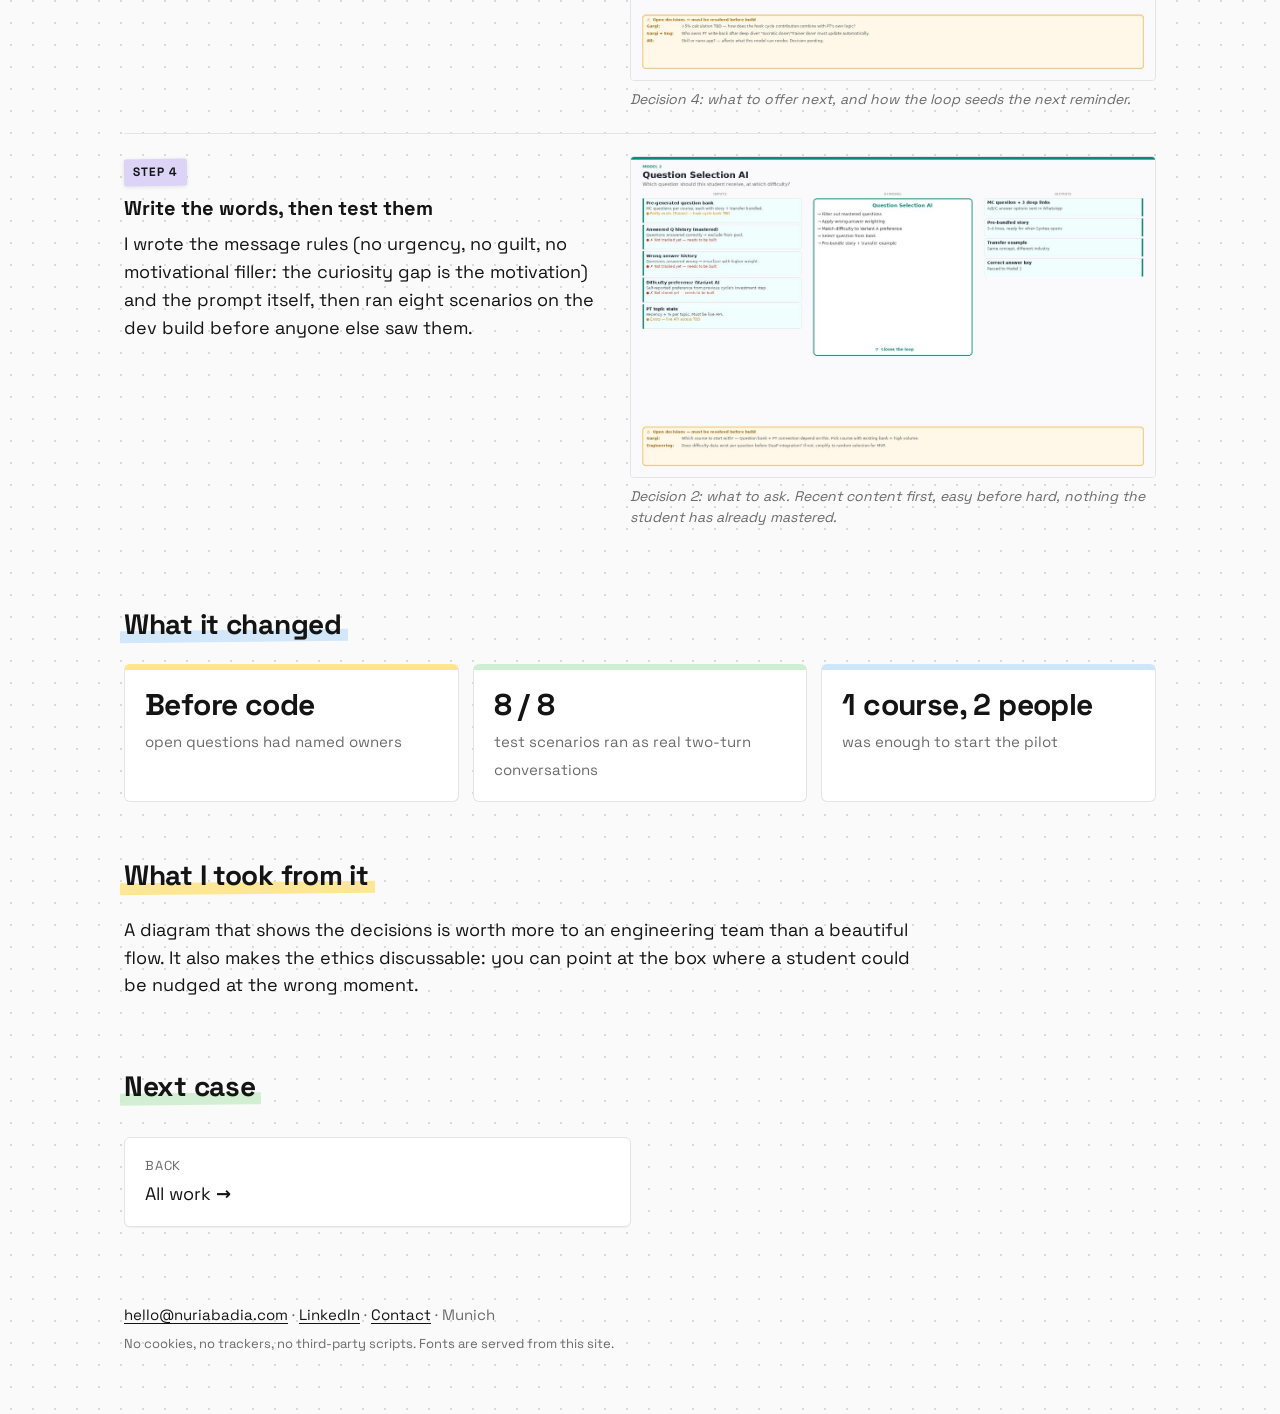
<file: hook-cycle.html>
<!doctype html><html lang="en"><head><meta charset="utf-8"><meta name="viewport" content="width=device-width,initial-scale=1"><meta name="robots" content="noindex,follow">
<title>Building a study habit — Núria Badia Comas</title><meta name="description" content="Students opened Syntea in the week before an exam and rarely before. Product wanted a habit loop: a short reminder, a two-minute task, a reward, a reason to come back. The idea was clear. What nobody had yet was a picture of the decisions behind it.">
<meta name="referrer" content="strict-origin-when-cross-origin"><meta name="author" content="Núria Badia Comas">
<link rel="canonical" href="https://nuriabadia.com/hook-cycle.html">
<meta property="og:type" content="website"><meta property="og:site_name" content="Núria Badia Comas"><meta property="og:title" content="Building a study habit — Núria Badia Comas"><meta property="og:description" content="Students opened Syntea in the week before an exam and rarely before. Product wanted a habit loop: a short reminder, a two-minute task, a reward, a reason to come back. The idea was clear. What nobody had yet was a picture of the decisions behind it."><meta property="og:url" content="https://nuriabadia.com/hook-cycle.html"><meta property="og:image" content="https://nuriabadia.com/img/og.jpg">
<meta name="twitter:card" content="summary_large_image">
<link rel="icon" href="favicon.svg" type="image/svg+xml">
<link rel="preload" href="fonts/space-grotesk-latin-700-normal.woff2" as="font" type="font/woff2" crossorigin>
<link rel="stylesheet" href="style.css"></head><body><div class="wrap">
<a class="skip" href="#main">Skip to content</a><header class="top"><a class="name" href="index.html">Núria Badia Comas</a><nav aria-label="Main"><a href="work.html">Work</a><a href="about.html">About</a><a href="contact.html">Contact</a></nav></header><main id="main">

<section class="hero"><p class="crumb"><a href="work.html">← All work</a></p><p class="label l-g">IU International University · Syntea · 2026 · UX Lead</p><h1>Building a study habit: turning a product idea into a system a team could build</h1><p class="lede">Students opened Syntea in the week before an exam and rarely before. Product wanted a habit loop: a short reminder, a two-minute task, a reward, a reason to come back. The idea was clear. What nobody had yet was a picture of the decisions behind it.</p><div class="tags"><span class="tag t-y">UX for AI</span><span class="tag t-g">AI digital twin</span><span class="tag t-p">Prompt design</span><span class="tag t-v">Pilot scoping</span><span class="tag t-b">Ethics by design</span></div>
<div class="hero-img"><img src="img/hc-all.jpg" alt="The four decisions of the habit loop, each drawn as inputs, logic and outputs"></div>
</section>
<section><h2>The problem</h2><div class="two">
<div class="card c-y"><h3>For the people using it</h3><p>A student who only meets the companion under exam pressure never gets the calmer, more useful version of it. Reminders that arrive at the wrong moment, or that play on anxiety, make it worse.</p></div>
<div class="card c-b"><h3>For the business</h3><p>Retention is decided in the first weeks. A loop that brings students back twice a week was a top priority for the quarter, but engineering had a concept, not a specification.</p></div></div></section>
<section><h2>Project detail</h2><div class="detail"><div><b>Timeline</b>June – August 2026</div><div><b>My role</b>UX lead; sparring partner to the product manager</div><div><b>Team</b>Product manager, two engineers, content</div><div><b>Tools</b>FigJam, Claude, LangSmith, WhatsApp Business templates</div><div><b>How we measured</b>Completed loops per student and week; return rate</div><div><b>KPI</b>Weekly completed cycles per student, median 3 → 5 (target)</div></div></section>
<section><h2>How I worked</h2>
<div class="step"><div><div class="n">Step 1</div><h3>Take the concept apart into decisions</h3><p>The habit loop makes four decisions for a student: when to reach out, what to ask, how to reward, what to offer next. I drew each as inputs, logic and outputs, and marked which data we had and which we did not. Engineering got a dependency checklist instead of a wish list.</p></div><div><figure><img src="img/hc1.jpg" alt="Decision 1: when to reach out. Inputs on the left, what the model decides in the middle, outputs on the right." loading="lazy"><figcaption>Decision 1: when to reach out. Inputs on the left, what the model decides in the middle, outputs on the right.</figcaption></figure></div></div>
<div class="step"><div><div class="n">Step 2</div><h3>Set the guardrails before the features</h3><p>No reminders that play on exam anxiety. No shaming a wrong answer. No profiling students without their consent. Written into the blueprint, so they were requirements, not a review comment later.</p></div><div><figure><img src="img/hc3.jpg" alt="Decision 3: how to reward. The reward always shows the real-world relevance first; what follows is deliberately unpredictable." loading="lazy"><figcaption>Decision 3: how to reward. The reward always shows the real-world relevance first; what follows is deliberately unpredictable.</figcaption></figure></div></div>
<div class="step"><div><div class="n">Step 3</div><h3>Cut the pilot to what needs judgement</h3><p>A state machine can send a message on Tuesday. It cannot hold a two-turn conversation about a student’s own situation. The first pilot kept only that part, and I wrote down what the pilot deliberately was not, so nobody built the rest by accident.</p></div><div><figure><img src="img/hc4.jpg" alt="Decision 4: what to offer next, and how the loop seeds the next reminder." loading="lazy"><figcaption>Decision 4: what to offer next, and how the loop seeds the next reminder.</figcaption></figure></div></div>
<div class="step"><div><div class="n">Step 4</div><h3>Write the words, then test them</h3><p>I wrote the message rules (no urgency, no guilt, no motivational filler: the curiosity gap is the motivation) and the prompt itself, then ran eight scenarios on the dev build before anyone else saw them.</p></div><div><figure><img src="img/hc2.jpg" alt="Decision 2: what to ask. Recent content first, easy before hard, nothing the student has already mastered." loading="lazy"><figcaption>Decision 2: what to ask. Recent content first, easy before hard, nothing the student has already mastered.</figcaption></figure></div></div>
</section>
<section><h2>What it changed</h2><div class="results"><div class="res"><b>Before code</b><span>open questions had named owners</span></div><div class="res"><b>8 / 8</b><span>test scenarios ran as real two-turn conversations</span></div><div class="res"><b>1 course, 2 people</b><span>was enough to start the pilot</span></div></div>
</section>
<section><h2>What I took from it</h2><p>A diagram that shows the decisions is worth more to an engineering team than a beautiful flow. It also makes the ethics discussable: you can point at the box where a student could be nudged at the wrong moment.</p></section>
<section><h2>Next case</h2><div class="next"><a href="work.html"><small>Back</small>All work</a></div></section>
</main><footer><span class="em" data-u="hello" data-d="nuriabadia.com">hello [at] nuriabadia.com</span> · <a href="https://www.linkedin.com/in/n%C3%BAria-badia-comas-325a727/" rel="me">LinkedIn</a> · <a href="contact.html">Contact</a> · Munich<br><small>No cookies, no trackers, no third-party scripts. Fonts are served from this site.</small></footer></div>
<script>(function(){var p=location.pathname.split('/').pop()||'index.html';var hit=false;document.querySelectorAll('header.top nav a').forEach(function(a){if(a.getAttribute('href')===p){a.setAttribute('aria-current','page');hit=true}});if(!hit&&document.querySelector('.crumb, .gallery')){var w=document.querySelector('header.top nav a[href="work.html"]');if(w)w.setAttribute('aria-current','page')}})();document.querySelectorAll('a[href^="http"]').forEach(function(a){if(a.hostname!==location.hostname){a.target='_blank';a.rel='noopener'}});document.querySelectorAll('.em').forEach(function(e){var a=e.dataset.u+'@'+e.dataset.d;var l=document.createElement('a');l.href='mailto:'+a;l.textContent=a;e.replaceWith(l)});document.querySelectorAll('a[data-mail]').forEach(function(l){l.href='mailto:'+l.dataset.mail.replace(' [at] ','@')+(l.dataset.subject?'?subject='+encodeURIComponent(l.dataset.subject):'')});</script></body></html>
</file>
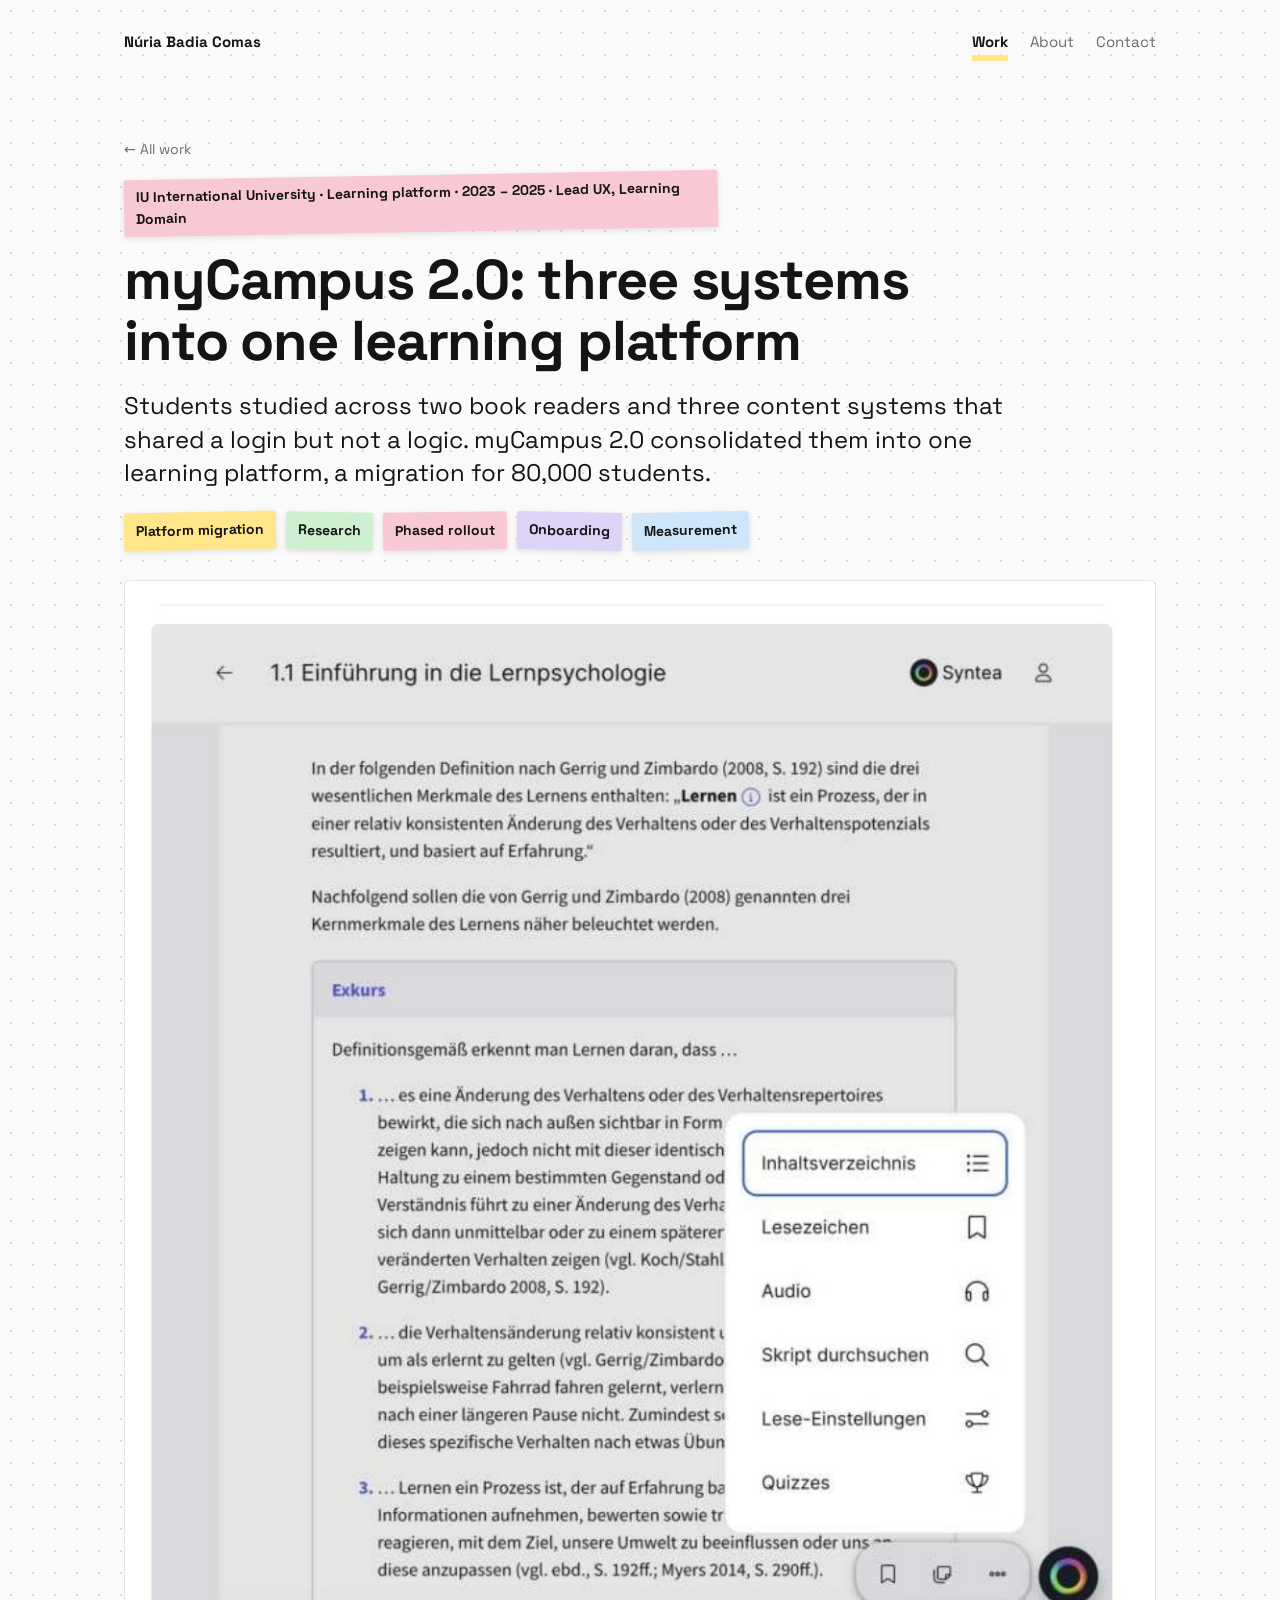
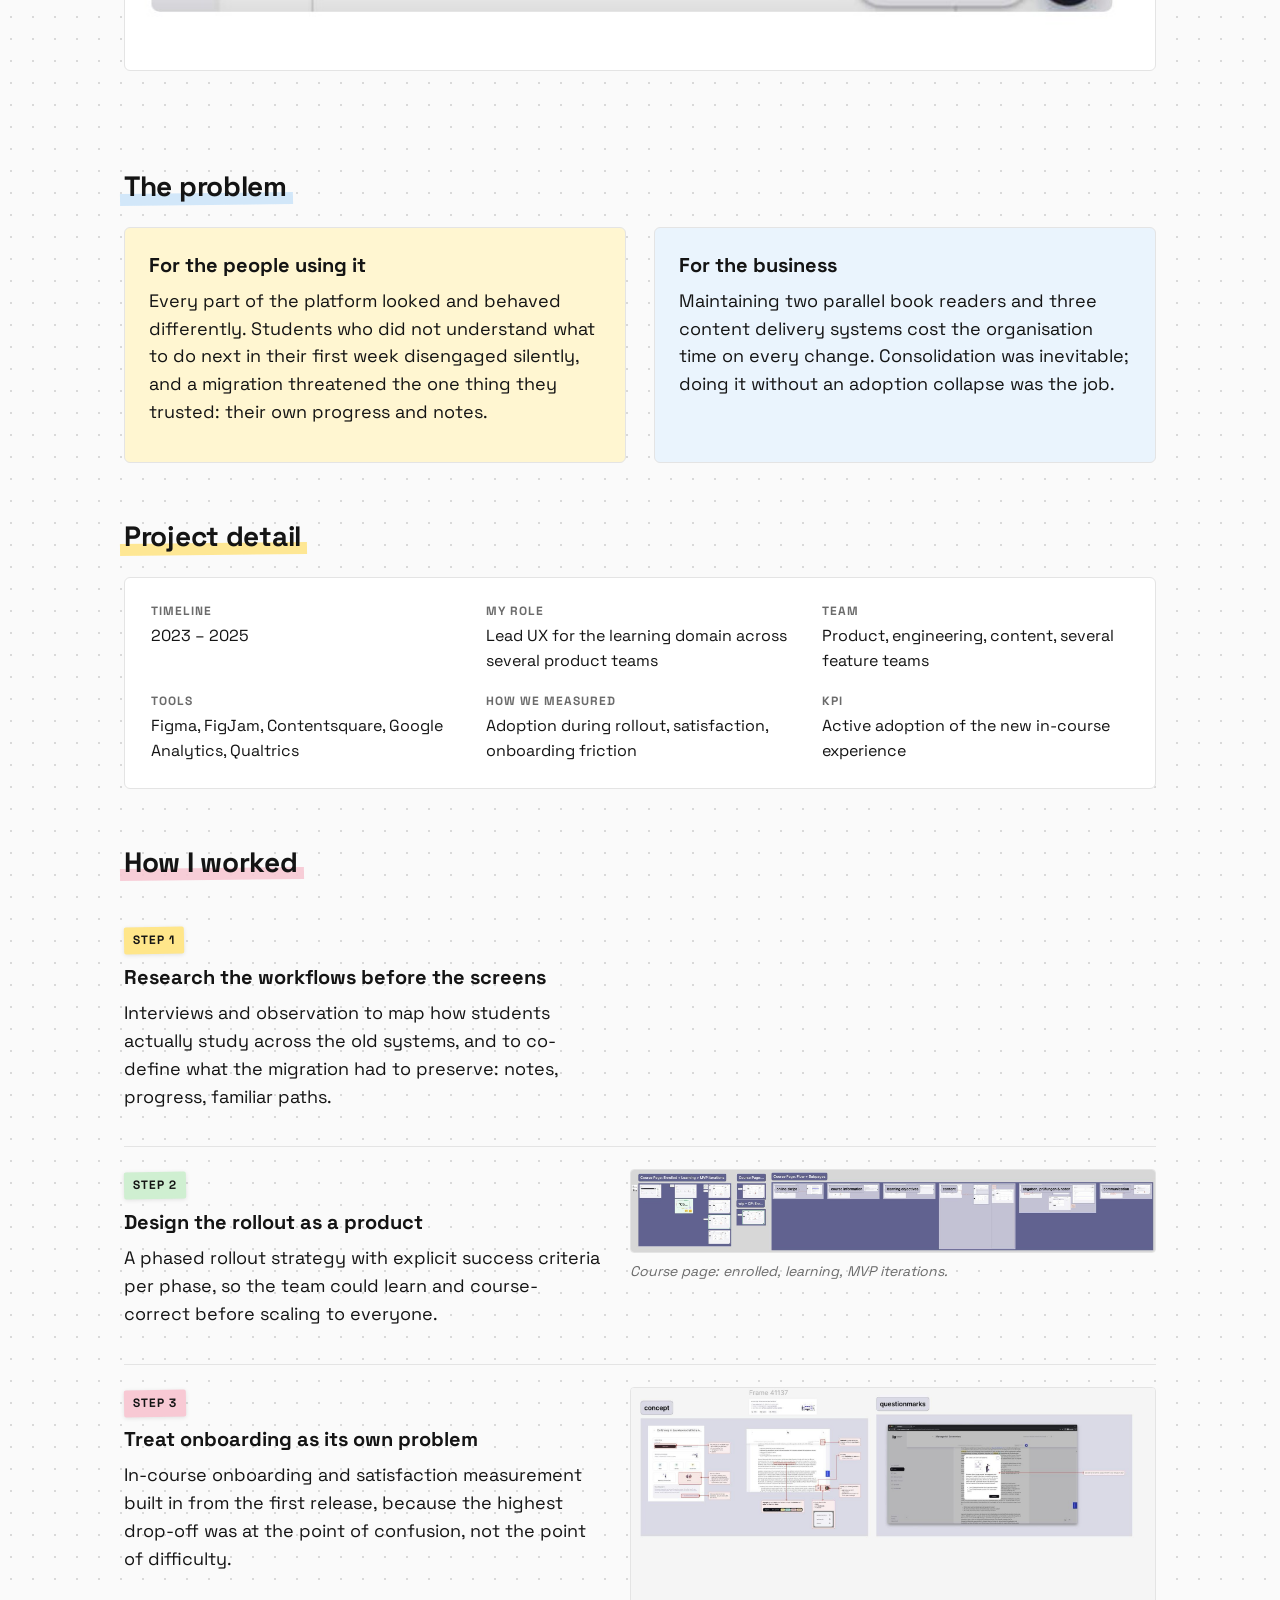
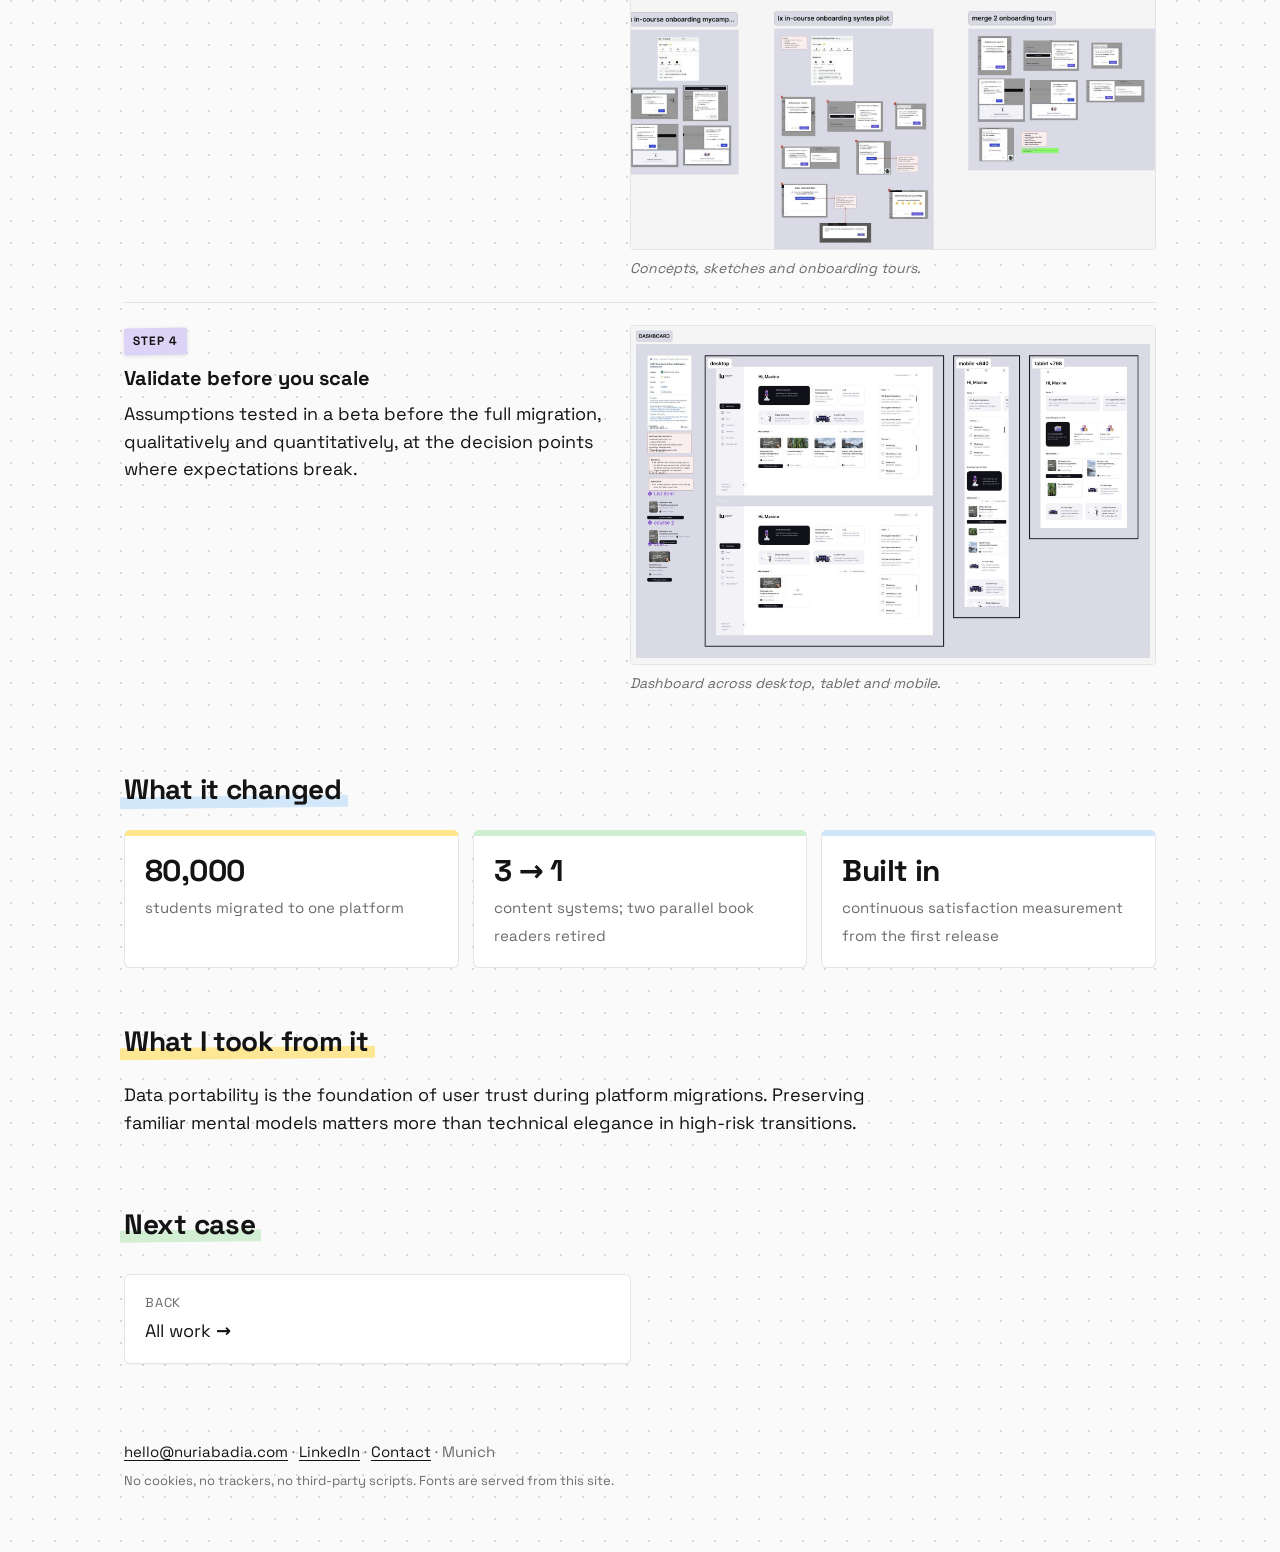
<file: mycampus.html>
<!doctype html><html lang="en"><head><meta charset="utf-8"><meta name="viewport" content="width=device-width,initial-scale=1"><meta name="robots" content="noindex,follow">
<title>myCampus 2.0 — Núria Badia Comas</title><meta name="description" content="Students studied across two book readers and three content systems that shared a login but not a logic. myCampus 2.0 consolidated them into one learning platform, a migration for 80,000 students.">
<meta name="referrer" content="strict-origin-when-cross-origin"><meta name="author" content="Núria Badia Comas">
<link rel="canonical" href="https://nuriabadia.com/mycampus.html">
<meta property="og:type" content="website"><meta property="og:site_name" content="Núria Badia Comas"><meta property="og:title" content="myCampus 2.0 — Núria Badia Comas"><meta property="og:description" content="Students studied across two book readers and three content systems that shared a login but not a logic. myCampus 2.0 consolidated them into one learning platform, a migration for 80,000 students."><meta property="og:url" content="https://nuriabadia.com/mycampus.html"><meta property="og:image" content="https://nuriabadia.com/img/og.jpg">
<meta name="twitter:card" content="summary_large_image">
<link rel="icon" href="favicon.svg" type="image/svg+xml">
<link rel="preload" href="fonts/space-grotesk-latin-700-normal.woff2" as="font" type="font/woff2" crossorigin>
<link rel="stylesheet" href="style.css"></head><body><div class="wrap">
<a class="skip" href="#main">Skip to content</a><header class="top"><a class="name" href="index.html">Núria Badia Comas</a><nav aria-label="Main"><a href="work.html">Work</a><a href="about.html">About</a><a href="contact.html">Contact</a></nav></header><main id="main">

<section class="hero"><p class="crumb"><a href="work.html">← All work</a></p><p class="label l-p">IU International University · Learning platform · 2023 – 2025 · Lead UX, Learning Domain</p><h1>myCampus 2.0: three systems into one learning platform</h1><p class="lede">Students studied across two book readers and three content systems that shared a login but not a logic. myCampus 2.0 consolidated them into one learning platform, a migration for 80,000 students.</p><div class="tags"><span class="tag t-y">Platform migration</span><span class="tag t-g">Research</span><span class="tag t-p">Phased rollout</span><span class="tag t-v">Onboarding</span><span class="tag t-b">Measurement</span></div>
<div class="hero-img"><img src="img/mycampus-coursebook-crop.jpg" alt="The course book with embedded learning tools"></div>
</section>
<section><h2>The problem</h2><div class="two">
<div class="card c-y"><h3>For the people using it</h3><p>Every part of the platform looked and behaved differently. Students who did not understand what to do next in their first week disengaged silently, and a migration threatened the one thing they trusted: their own progress and notes.</p></div>
<div class="card c-b"><h3>For the business</h3><p>Maintaining two parallel book readers and three content delivery systems cost the organisation time on every change. Consolidation was inevitable; doing it without an adoption collapse was the job.</p></div></div></section>
<section><h2>Project detail</h2><div class="detail"><div><b>Timeline</b>2023 – 2025</div><div><b>My role</b>Lead UX for the learning domain across several product teams</div><div><b>Team</b>Product, engineering, content, several feature teams</div><div><b>Tools</b>Figma, FigJam, Contentsquare, Google Analytics, Qualtrics</div><div><b>How we measured</b>Adoption during rollout, satisfaction, onboarding friction</div><div><b>KPI</b>Active adoption of the new in-course experience</div></div></section>
<section><h2>How I worked</h2>
<div class="step"><div><div class="n">Step 1</div><h3>Research the workflows before the screens</h3><p>Interviews and observation to map how students actually study across the old systems, and to co-define what the migration had to preserve: notes, progress, familiar paths.</p></div><div></div></div>
<div class="step"><div><div class="n">Step 2</div><h3>Design the rollout as a product</h3><p>A phased rollout strategy with explicit success criteria per phase, so the team could learn and course-correct before scaling to everyone.</p></div><div><figure><img src="img/mycampus-flow.jpg" alt="Course page: enrolled, learning, MVP iterations." loading="lazy"><figcaption>Course page: enrolled, learning, MVP iterations.</figcaption></figure></div></div>
<div class="step"><div><div class="n">Step 3</div><h3>Treat onboarding as its own problem</h3><p>In-course onboarding and satisfaction measurement built in from the first release, because the highest drop-off was at the point of confusion, not the point of difficulty.</p></div><div><figure><img src="img/mycampus-sketches.jpg" alt="Concepts, sketches and onboarding tours." loading="lazy"><figcaption>Concepts, sketches and onboarding tours.</figcaption></figure></div></div>
<div class="step"><div><div class="n">Step 4</div><h3>Validate before you scale</h3><p>Assumptions tested in a beta before the full migration, qualitatively and quantitatively, at the decision points where expectations break.</p></div><div><figure><img src="img/mycampus-dashboard.jpg" alt="Dashboard across desktop, tablet and mobile." loading="lazy"><figcaption>Dashboard across desktop, tablet and mobile.</figcaption></figure></div></div>
</section>
<section><h2>What it changed</h2><div class="results"><div class="res"><b>80,000</b><span>students migrated to one platform</span></div><div class="res"><b>3 → 1</b><span>content systems; two parallel book readers retired</span></div><div class="res"><b>Built in</b><span>continuous satisfaction measurement from the first release</span></div></div>
</section>
<section><h2>What I took from it</h2><p>Data portability is the foundation of user trust during platform migrations. Preserving familiar mental models matters more than technical elegance in high-risk transitions.</p></section>
<section><h2>Next case</h2><div class="next"><a href="work.html"><small>Back</small>All work</a></div></section>
</main><footer><span class="em" data-u="hello" data-d="nuriabadia.com">hello [at] nuriabadia.com</span> · <a href="https://www.linkedin.com/in/n%C3%BAria-badia-comas-325a727/" rel="me">LinkedIn</a> · <a href="contact.html">Contact</a> · Munich<br><small>No cookies, no trackers, no third-party scripts. Fonts are served from this site.</small></footer></div>
<script>(function(){var p=location.pathname.split('/').pop()||'index.html';var hit=false;document.querySelectorAll('header.top nav a').forEach(function(a){if(a.getAttribute('href')===p){a.setAttribute('aria-current','page');hit=true}});if(!hit&&document.querySelector('.crumb, .gallery')){var w=document.querySelector('header.top nav a[href="work.html"]');if(w)w.setAttribute('aria-current','page')}})();document.querySelectorAll('a[href^="http"]').forEach(function(a){if(a.hostname!==location.hostname){a.target='_blank';a.rel='noopener'}});document.querySelectorAll('.em').forEach(function(e){var a=e.dataset.u+'@'+e.dataset.d;var l=document.createElement('a');l.href='mailto:'+a;l.textContent=a;e.replaceWith(l)});document.querySelectorAll('a[data-mail]').forEach(function(l){l.href='mailto:'+l.dataset.mail.replace(' [at] ','@')+(l.dataset.subject?'?subject='+encodeURIComponent(l.dataset.subject):'')});</script></body></html>
</file>
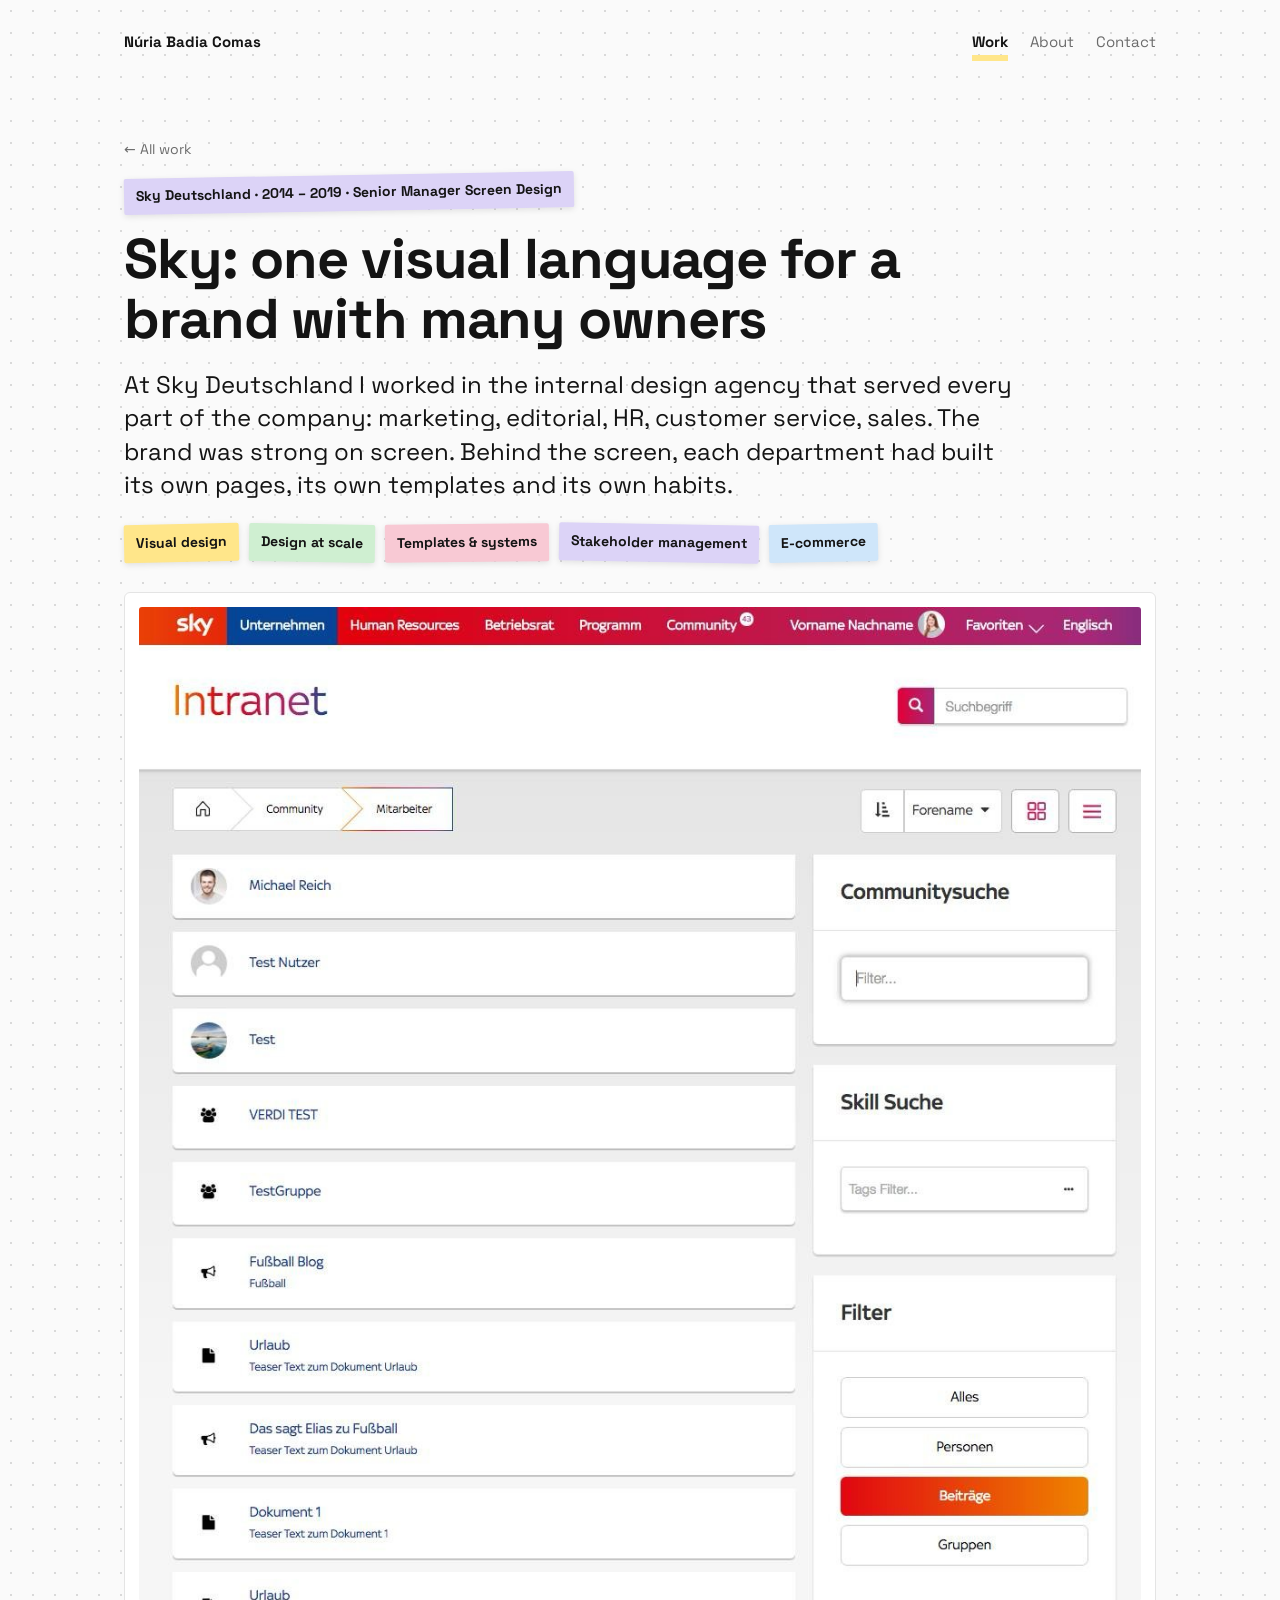
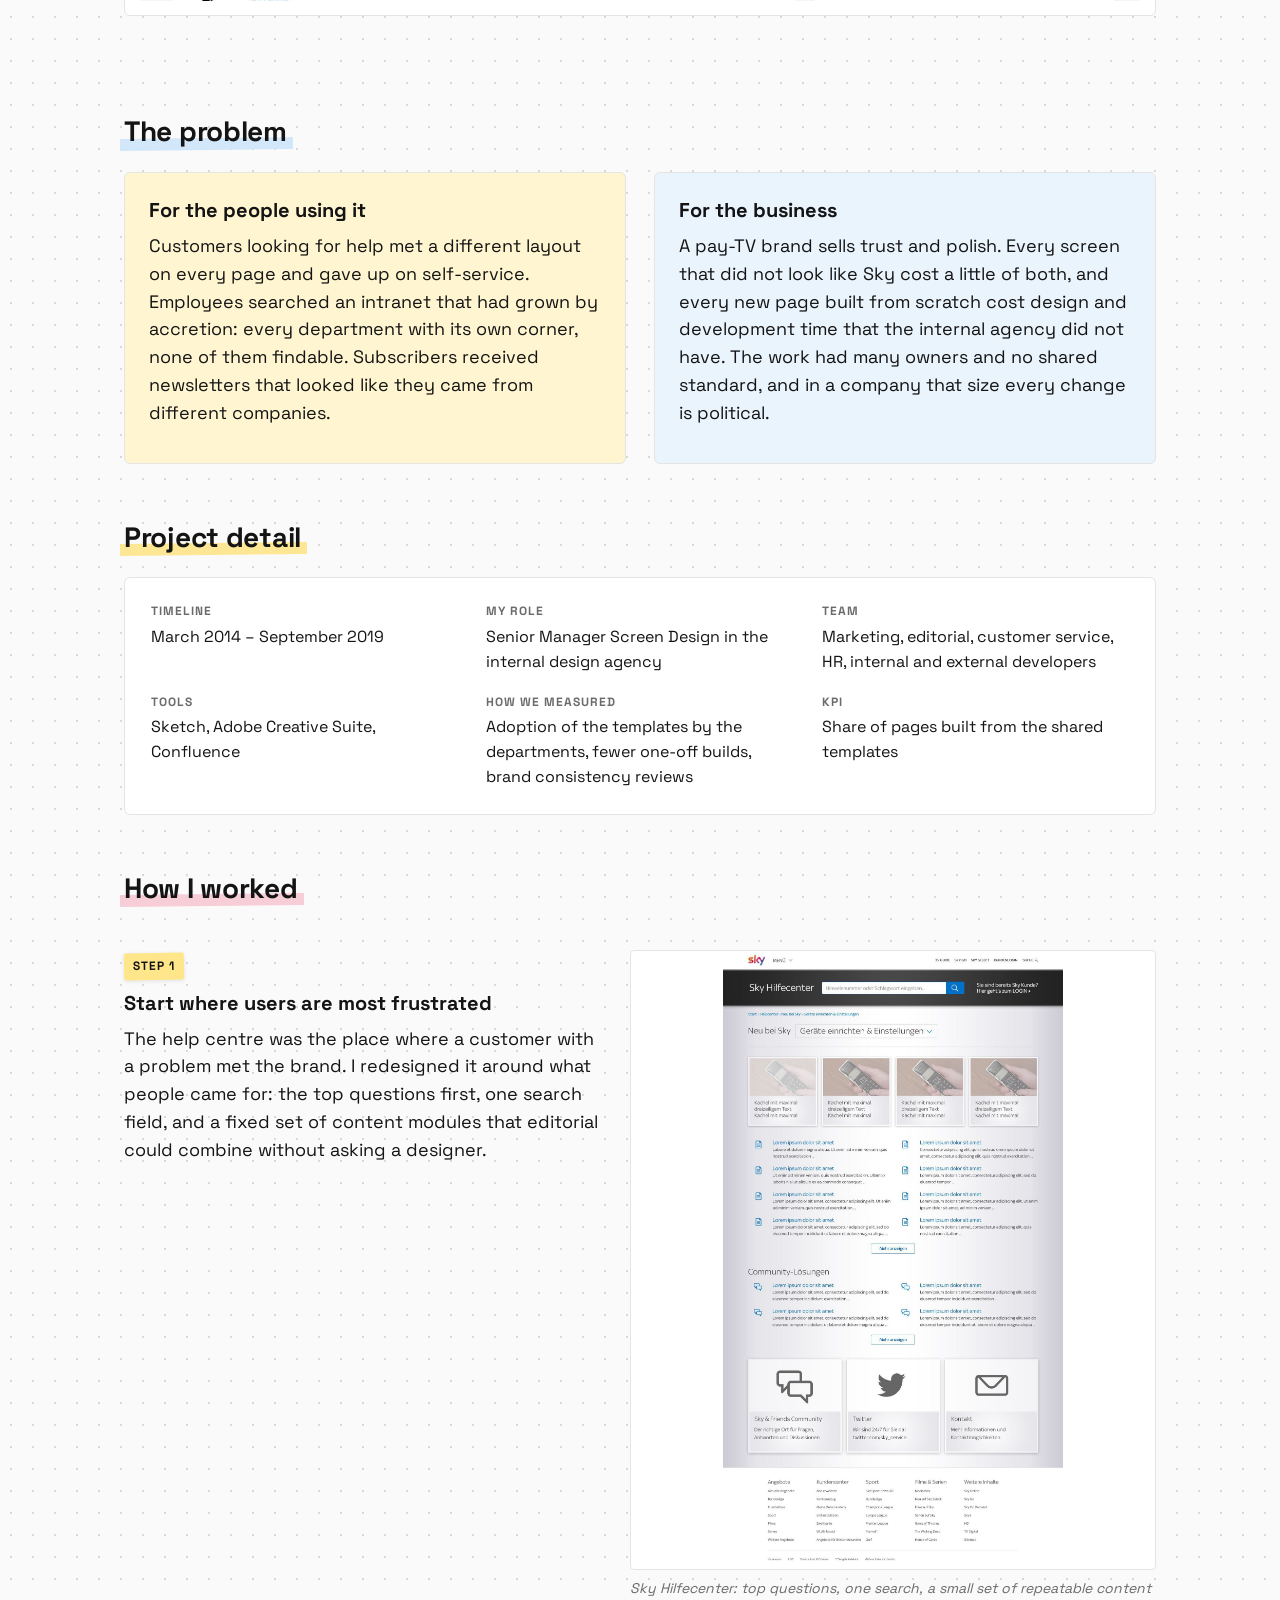
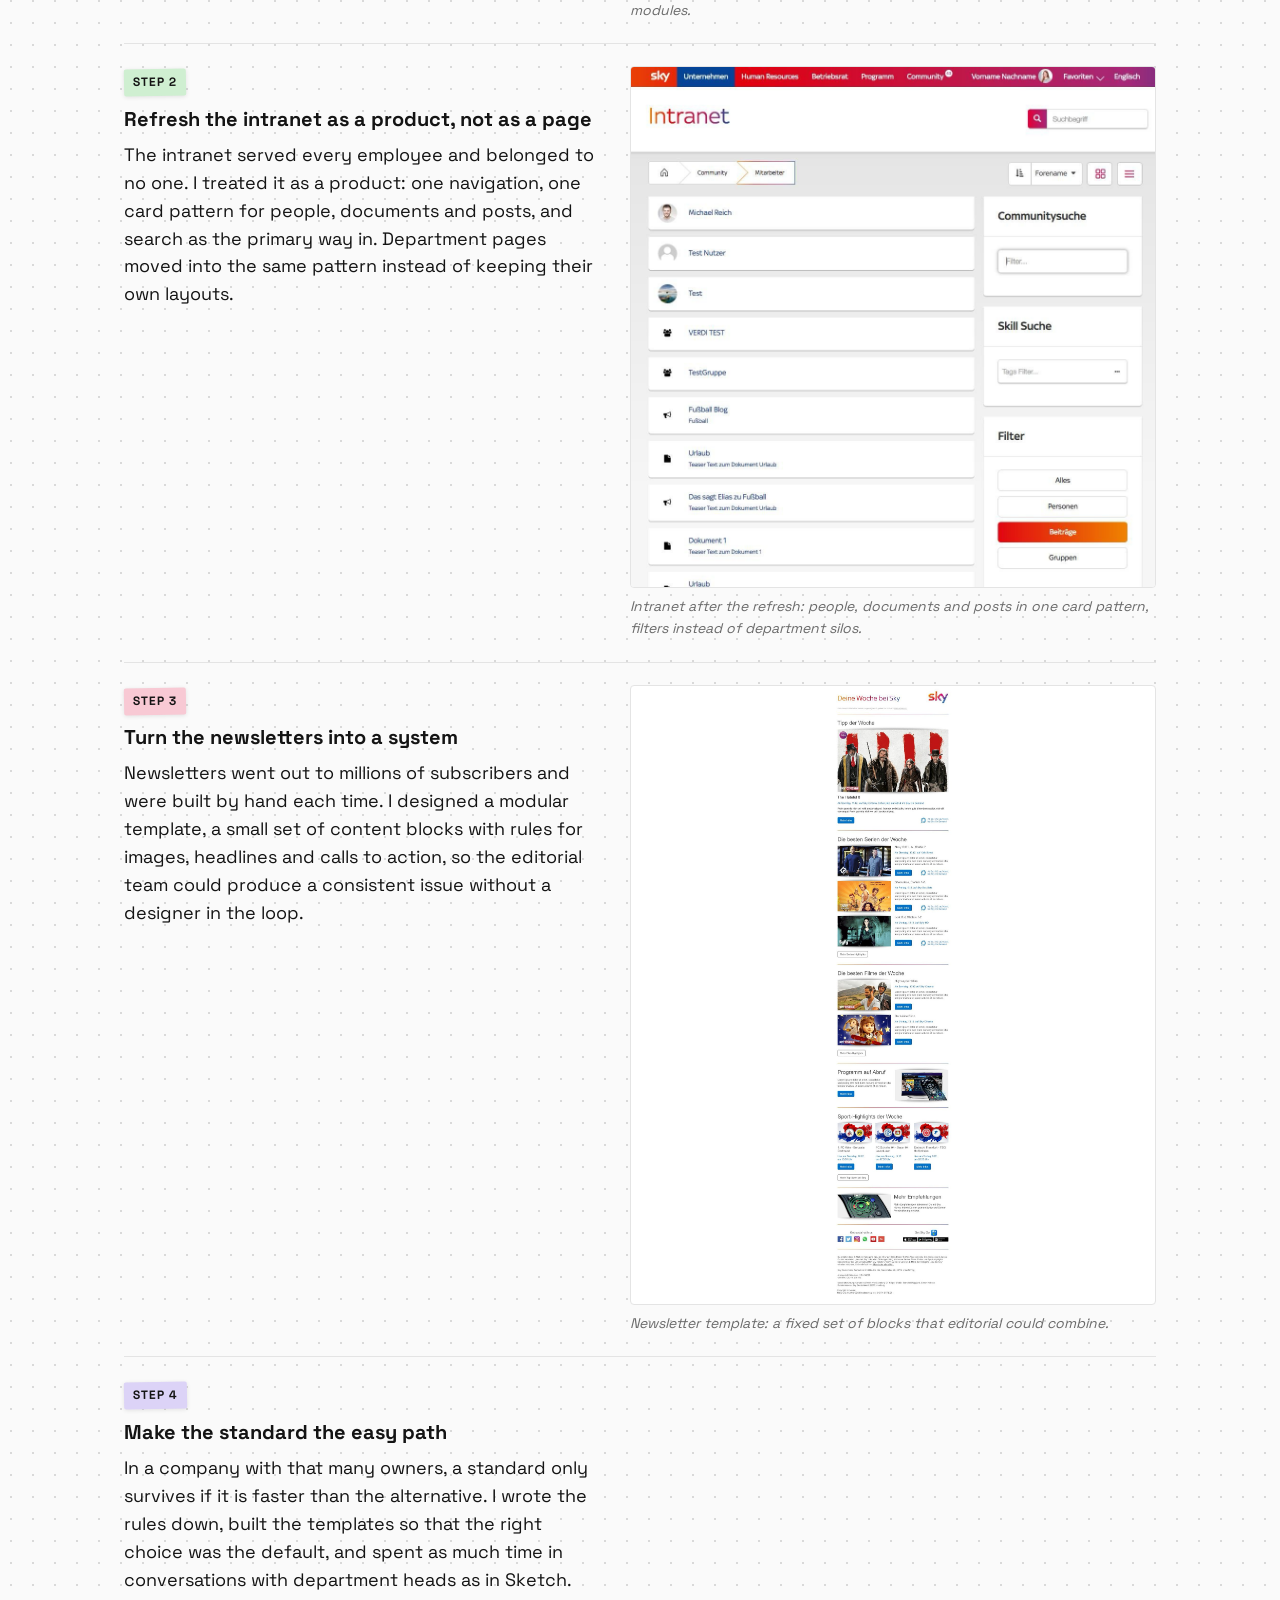
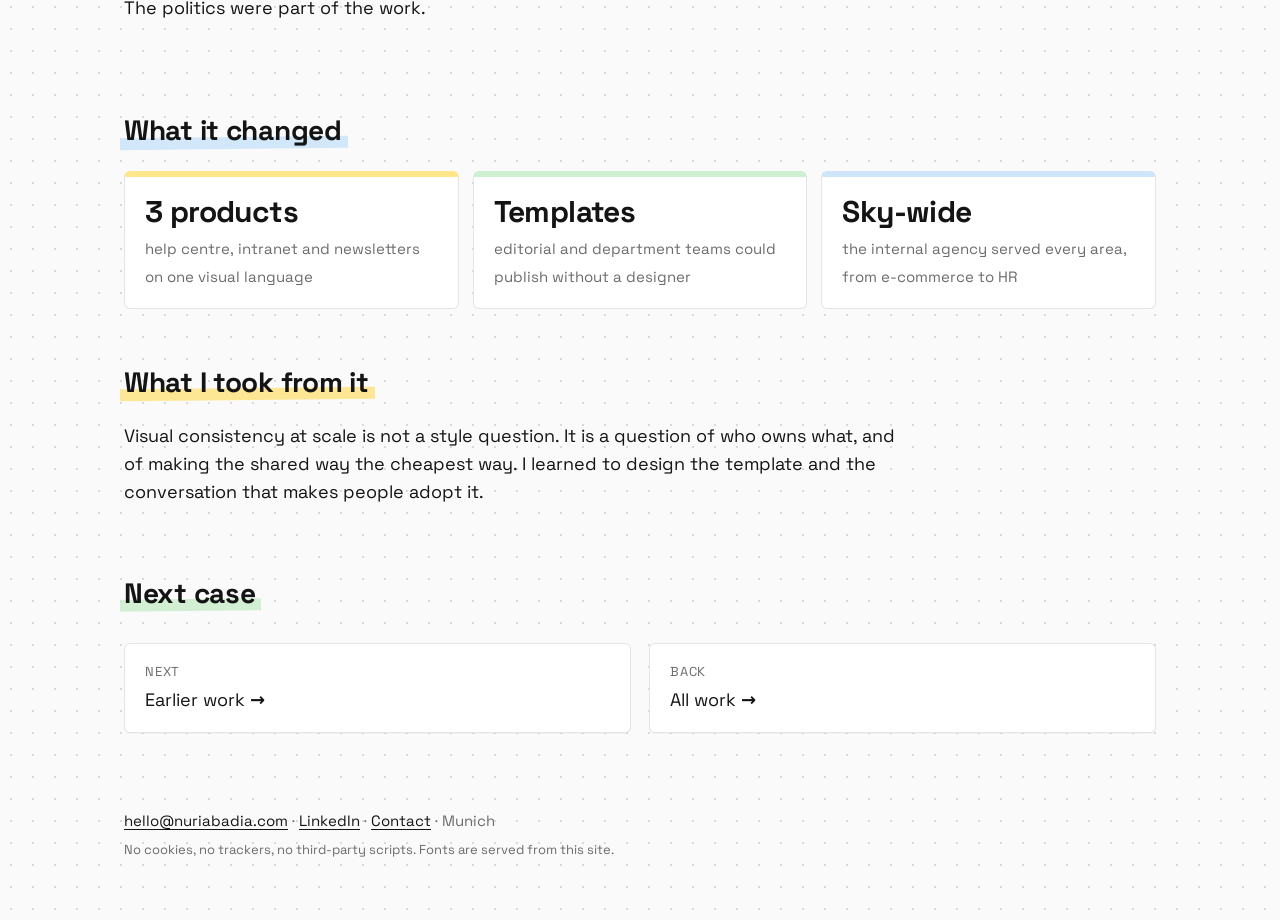
<file: sky.html>
<!doctype html><html lang="en"><head><meta charset="utf-8"><meta name="viewport" content="width=device-width,initial-scale=1"><meta name="robots" content="noindex,follow">
<title>Sky: one visual language, many owners — Núria Badia Comas</title><meta name="description" content="At Sky Deutschland I worked in the internal design agency that served every part of the company: marketing, editorial, HR, customer service, sales. The brand was strong on screen. Behind the screen, each department had built its own pages, its own templates and its own habits.">
<meta name="referrer" content="strict-origin-when-cross-origin"><meta name="author" content="Núria Badia Comas">
<link rel="canonical" href="https://nuriabadia.com/sky.html">
<meta property="og:type" content="website"><meta property="og:site_name" content="Núria Badia Comas"><meta property="og:title" content="Sky: one visual language, many owners — Núria Badia Comas"><meta property="og:description" content="At Sky Deutschland I worked in the internal design agency that served every part of the company: marketing, editorial, HR, customer service, sales. The brand was strong on screen. Behind the screen, each department had built its own pages, its own templates and its own habits."><meta property="og:url" content="https://nuriabadia.com/sky.html"><meta property="og:image" content="https://nuriabadia.com/img/og.jpg">
<meta name="twitter:card" content="summary_large_image">
<link rel="icon" href="favicon.svg" type="image/svg+xml">
<link rel="preload" href="fonts/space-grotesk-latin-700-normal.woff2" as="font" type="font/woff2" crossorigin>
<link rel="stylesheet" href="style.css"></head><body><div class="wrap">
<a class="skip" href="#main">Skip to content</a><header class="top"><a class="name" href="index.html">Núria Badia Comas</a><nav aria-label="Main"><a href="work.html">Work</a><a href="about.html">About</a><a href="contact.html">Contact</a></nav></header><main id="main">

<section class="hero"><p class="crumb"><a href="work.html">← All work</a></p><p class="label l-v">Sky Deutschland · 2014 – 2019 · Senior Manager Screen Design</p><h1>Sky: one visual language for a brand with many owners</h1><p class="lede">At Sky Deutschland I worked in the internal design agency that served every part of the company: marketing, editorial, HR, customer service, sales. The brand was strong on screen. Behind the screen, each department had built its own pages, its own templates and its own habits.</p><div class="tags"><span class="tag t-y">Visual design</span><span class="tag t-g">Design at scale</span><span class="tag t-p">Templates &amp; systems</span><span class="tag t-v">Stakeholder management</span><span class="tag t-b">E-commerce</span></div>
<div class="hero-img"><img src="img/sky-intranet.jpg" alt="The refreshed intranet: one navigation, one card pattern, search first"></div>
</section>
<section><h2>The problem</h2><div class="two">
<div class="card c-y"><h3>For the people using it</h3><p>Customers looking for help met a different layout on every page and gave up on self-service. Employees searched an intranet that had grown by accretion: every department with its own corner, none of them findable. Subscribers received newsletters that looked like they came from different companies.</p></div>
<div class="card c-b"><h3>For the business</h3><p>A pay-TV brand sells trust and polish. Every screen that did not look like Sky cost a little of both, and every new page built from scratch cost design and development time that the internal agency did not have. The work had many owners and no shared standard, and in a company that size every change is political.</p></div></div></section>
<section><h2>Project detail</h2><div class="detail"><div><b>Timeline</b>March 2014 – September 2019</div><div><b>My role</b>Senior Manager Screen Design in the internal design agency</div><div><b>Team</b>Marketing, editorial, customer service, HR, internal and external developers</div><div><b>Tools</b>Sketch, Adobe Creative Suite, Confluence</div><div><b>How we measured</b>Adoption of the templates by the departments, fewer one-off builds, brand consistency reviews</div><div><b>KPI</b>Share of pages built from the shared templates</div></div></section>
<section><h2>How I worked</h2>
<div class="step"><div><div class="n">Step 1</div><h3>Start where users are most frustrated</h3><p>The help centre was the place where a customer with a problem met the brand. I redesigned it around what people came for: the top questions first, one search field, and a fixed set of content modules that editorial could combine without asking a designer.</p></div><div><figure><img src="img/sky-helpcenter.jpg" alt="Sky Hilfecenter: top questions, one search, a small set of repeatable content modules." loading="lazy"><figcaption>Sky Hilfecenter: top questions, one search, a small set of repeatable content modules.</figcaption></figure></div></div>
<div class="step"><div><div class="n">Step 2</div><h3>Refresh the intranet as a product, not as a page</h3><p>The intranet served every employee and belonged to no one. I treated it as a product: one navigation, one card pattern for people, documents and posts, and search as the primary way in. Department pages moved into the same pattern instead of keeping their own layouts.</p></div><div><figure><img src="img/sky-intranet.jpg" alt="Intranet after the refresh: people, documents and posts in one card pattern, filters instead of department silos." loading="lazy"><figcaption>Intranet after the refresh: people, documents and posts in one card pattern, filters instead of department silos.</figcaption></figure></div></div>
<div class="step"><div><div class="n">Step 3</div><h3>Turn the newsletters into a system</h3><p>Newsletters went out to millions of subscribers and were built by hand each time. I designed a modular template, a small set of content blocks with rules for images, headlines and calls to action, so the editorial team could produce a consistent issue without a designer in the loop.</p></div><div><figure><img src="img/sky-newsletter.jpg" alt="Newsletter template: a fixed set of blocks that editorial could combine." loading="lazy"><figcaption>Newsletter template: a fixed set of blocks that editorial could combine.</figcaption></figure></div></div>
<div class="step"><div><div class="n">Step 4</div><h3>Make the standard the easy path</h3><p>In a company with that many owners, a standard only survives if it is faster than the alternative. I wrote the rules down, built the templates so that the right choice was the default, and spent as much time in conversations with department heads as in Sketch. The politics were part of the work.</p></div><div></div></div>
</section>
<section><h2>What it changed</h2><div class="results"><div class="res"><b>3 products</b><span>help centre, intranet and newsletters on one visual language</span></div><div class="res"><b>Templates</b><span>editorial and department teams could publish without a designer</span></div><div class="res"><b>Sky-wide</b><span>the internal agency served every area, from e-commerce to HR</span></div></div>
</section>
<section><h2>What I took from it</h2><p>Visual consistency at scale is not a style question. It is a question of who owns what, and of making the shared way the cheapest way. I learned to design the template and the conversation that makes people adopt it.</p></section>
<section><h2>Next case</h2><div class="next"><a href="earlier-work.html"><small>Next</small>Earlier work</a><a href="work.html"><small>Back</small>All work</a></div></section>
</main><footer><span class="em" data-u="hello" data-d="nuriabadia.com">hello [at] nuriabadia.com</span> · <a href="https://www.linkedin.com/in/n%C3%BAria-badia-comas-325a727/" rel="me">LinkedIn</a> · <a href="contact.html">Contact</a> · Munich<br><small>No cookies, no trackers, no third-party scripts. Fonts are served from this site.</small></footer></div>
<script>(function(){var p=location.pathname.split('/').pop()||'index.html';var hit=false;document.querySelectorAll('header.top nav a').forEach(function(a){if(a.getAttribute('href')===p){a.setAttribute('aria-current','page');hit=true}});if(!hit&&document.querySelector('.crumb, .gallery')){var w=document.querySelector('header.top nav a[href="work.html"]');if(w)w.setAttribute('aria-current','page')}})();document.querySelectorAll('a[href^="http"]').forEach(function(a){if(a.hostname!==location.hostname){a.target='_blank';a.rel='noopener'}});document.querySelectorAll('.em').forEach(function(e){var a=e.dataset.u+'@'+e.dataset.d;var l=document.createElement('a');l.href='mailto:'+a;l.textContent=a;e.replaceWith(l)});document.querySelectorAll('a[data-mail]').forEach(function(l){l.href='mailto:'+l.dataset.mail.replace(' [at] ','@')+(l.dataset.subject?'?subject='+encodeURIComponent(l.dataset.subject):'')});</script></body></html>
</file>
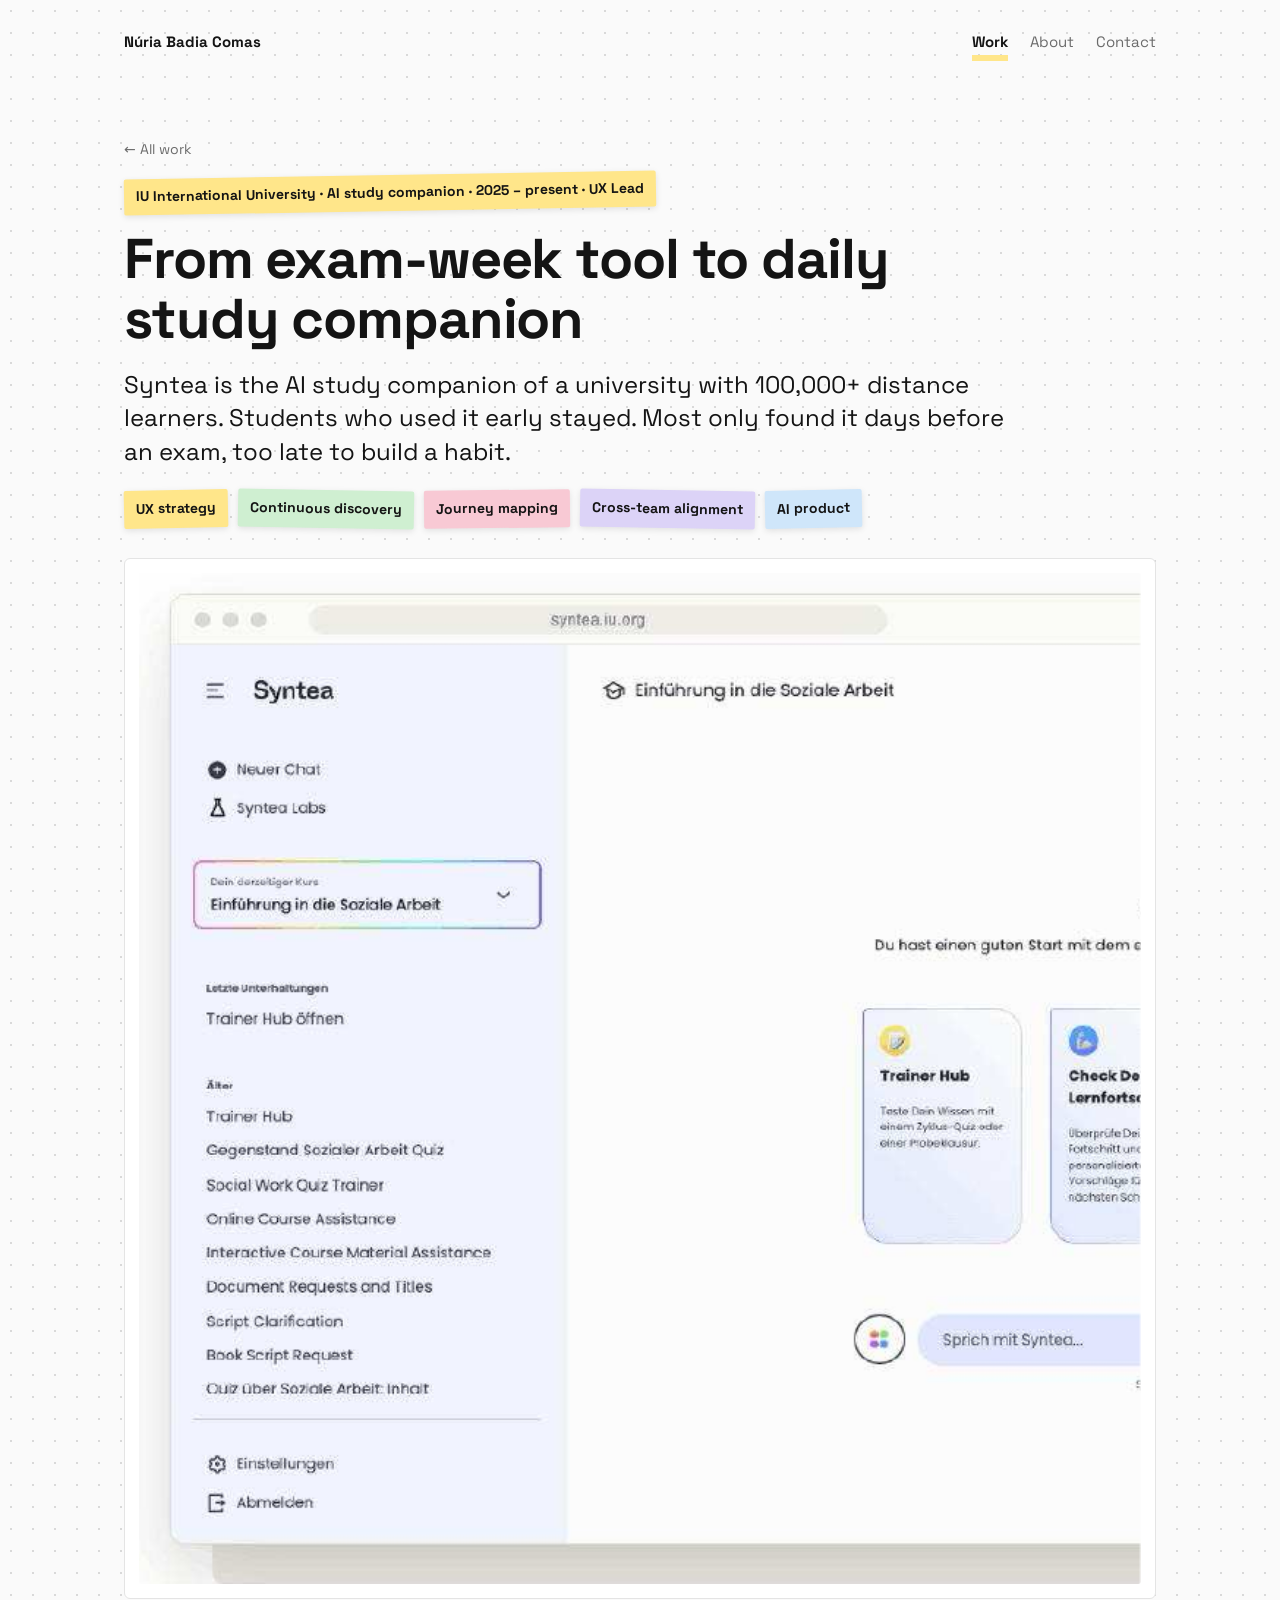
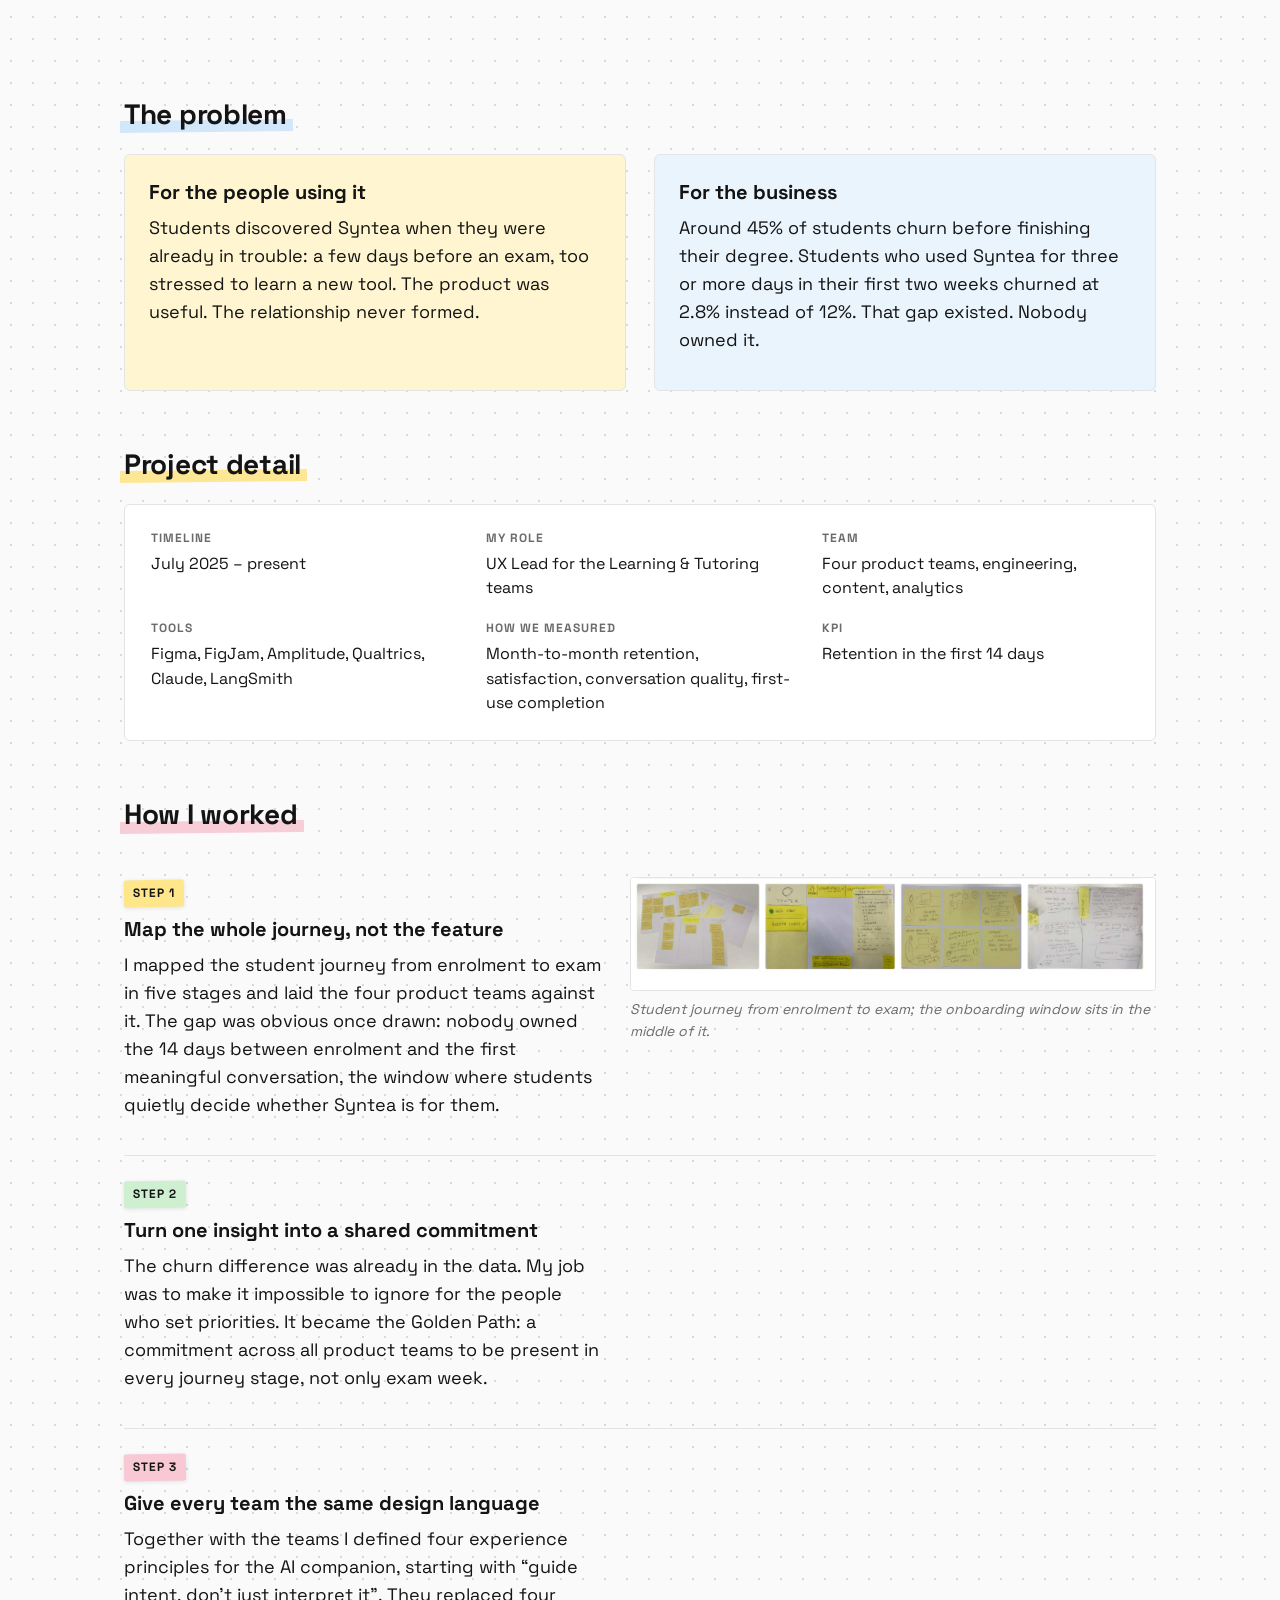
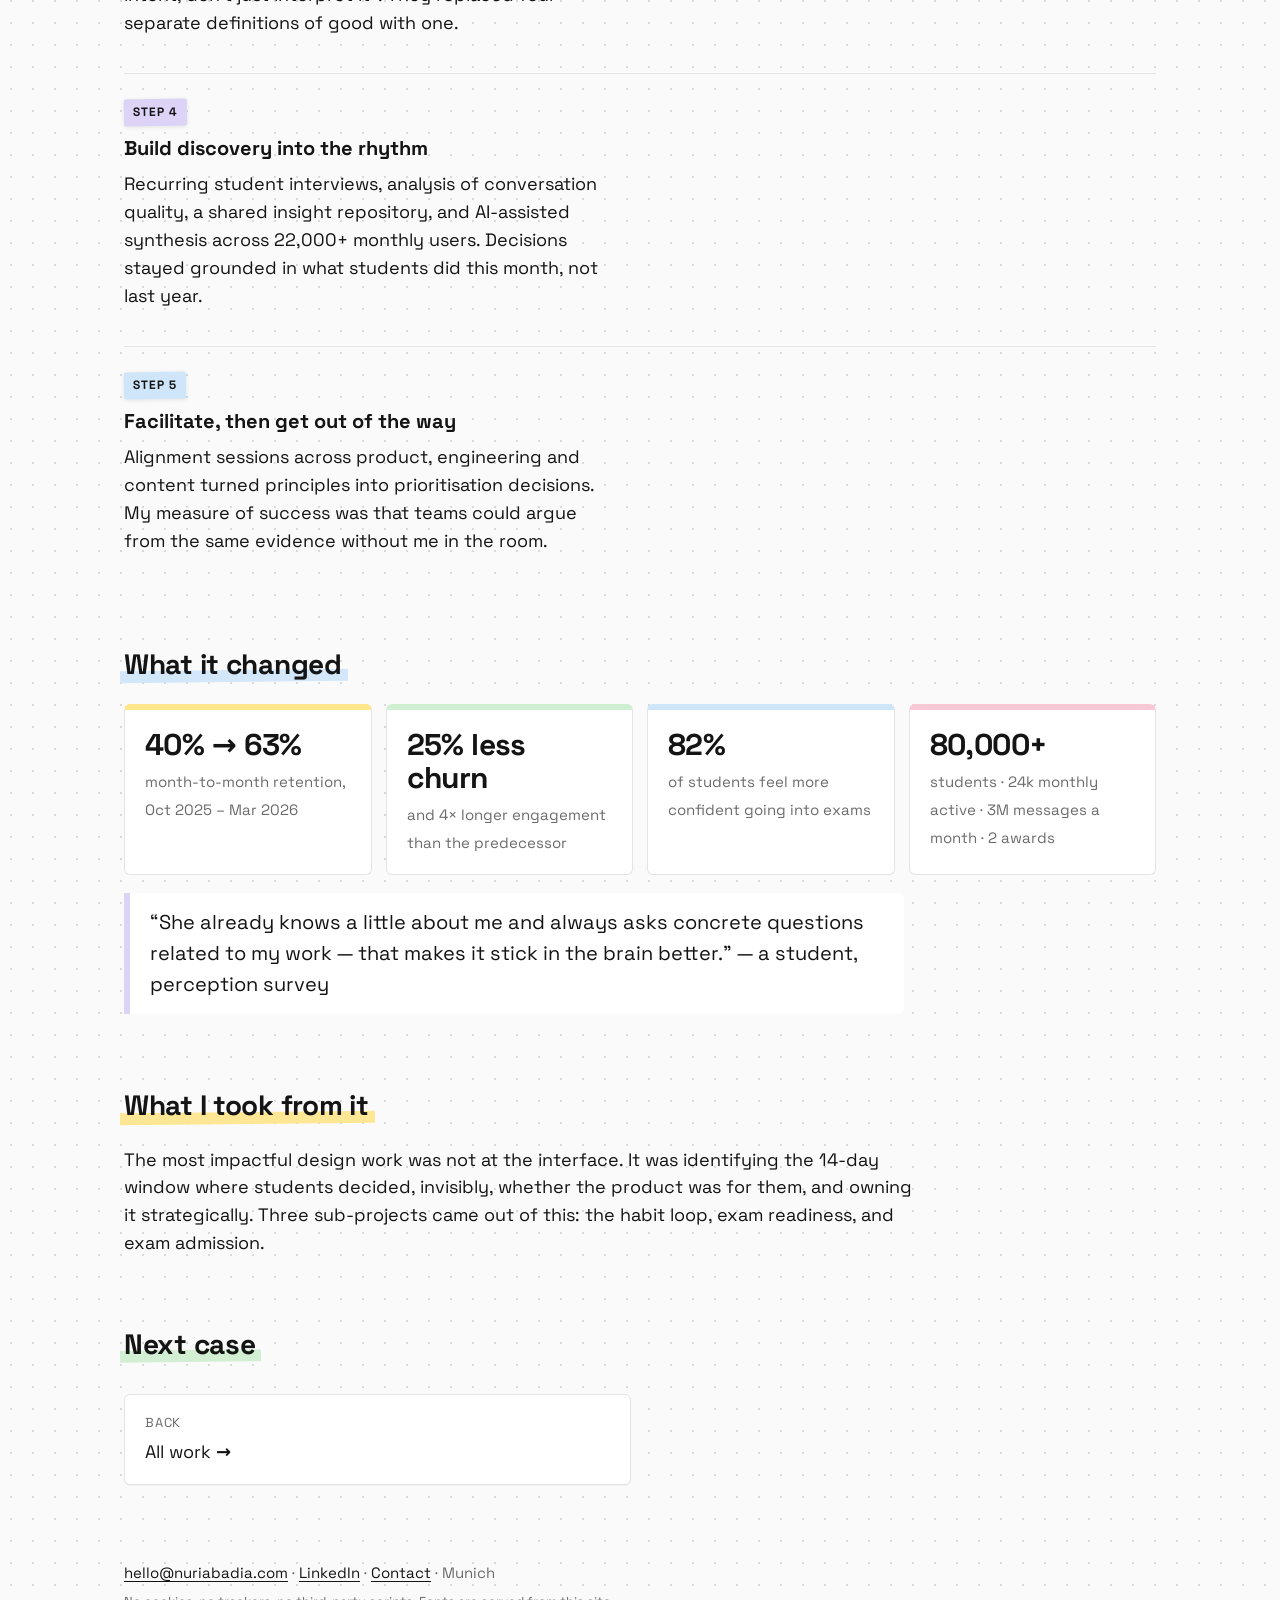
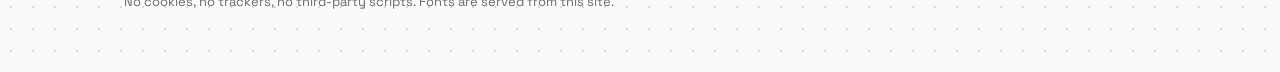
<file: syntea.html>
<!doctype html><html lang="en"><head><meta charset="utf-8"><meta name="viewport" content="width=device-width,initial-scale=1"><meta name="robots" content="noindex,follow">
<title>Syntea: from exam-week tool to daily companion — Núria Badia Comas</title><meta name="description" content="Syntea is the AI study companion of a university with 100,000+ distance learners. Students who used it early stayed. Most only found it days before an exam, too late to build a habit.">
<meta name="referrer" content="strict-origin-when-cross-origin"><meta name="author" content="Núria Badia Comas">
<link rel="canonical" href="https://nuriabadia.com/syntea.html">
<meta property="og:type" content="website"><meta property="og:site_name" content="Núria Badia Comas"><meta property="og:title" content="Syntea: from exam-week tool to daily companion — Núria Badia Comas"><meta property="og:description" content="Syntea is the AI study companion of a university with 100,000+ distance learners. Students who used it early stayed. Most only found it days before an exam, too late to build a habit."><meta property="og:url" content="https://nuriabadia.com/syntea.html"><meta property="og:image" content="https://nuriabadia.com/img/og.jpg">
<meta name="twitter:card" content="summary_large_image">
<link rel="icon" href="favicon.svg" type="image/svg+xml">
<link rel="preload" href="fonts/space-grotesk-latin-700-normal.woff2" as="font" type="font/woff2" crossorigin>
<link rel="stylesheet" href="style.css"></head><body><div class="wrap">
<a class="skip" href="#main">Skip to content</a><header class="top"><a class="name" href="index.html">Núria Badia Comas</a><nav aria-label="Main"><a href="work.html">Work</a><a href="about.html">About</a><a href="contact.html">Contact</a></nav></header><main id="main">

<section class="hero"><p class="crumb"><a href="work.html">← All work</a></p><p class="label ">IU International University · AI study companion · 2025 – present · UX Lead</p><h1>From exam-week tool to daily study companion</h1><p class="lede">Syntea is the AI study companion of a university with 100,000+ distance learners. Students who used it early stayed. Most only found it days before an exam, too late to build a habit.</p><div class="tags"><span class="tag t-y">UX strategy</span><span class="tag t-g">Continuous discovery</span><span class="tag t-p">Journey mapping</span><span class="tag t-v">Cross-team alignment</span><span class="tag t-b">AI product</span></div>
<div class="hero-img"><img src="img/syntea-shot.png" alt="Syntea in the student’s course"></div>
</section>
<section><h2>The problem</h2><div class="two">
<div class="card c-y"><h3>For the people using it</h3><p>Students discovered Syntea when they were already in trouble: a few days before an exam, too stressed to learn a new tool. The product was useful. The relationship never formed.</p></div>
<div class="card c-b"><h3>For the business</h3><p>Around 45% of students churn before finishing their degree. Students who used Syntea for three or more days in their first two weeks churned at 2.8% instead of 12%. That gap existed. Nobody owned it.</p></div></div></section>
<section><h2>Project detail</h2><div class="detail"><div><b>Timeline</b>July 2025 – present</div><div><b>My role</b>UX Lead for the Learning &amp; Tutoring teams</div><div><b>Team</b>Four product teams, engineering, content, analytics</div><div><b>Tools</b>Figma, FigJam, Amplitude, Qualtrics, Claude, LangSmith</div><div><b>How we measured</b>Month-to-month retention, satisfaction, conversation quality, first-use completion</div><div><b>KPI</b>Retention in the first 14 days</div></div></section>
<section><h2>How I worked</h2>
<div class="step"><div><div class="n">Step 1</div><h3>Map the whole journey, not the feature</h3><p>I mapped the student journey from enrolment to exam in five stages and laid the four product teams against it. The gap was obvious once drawn: nobody owned the 14 days between enrolment and the first meaningful conversation, the window where students quietly decide whether Syntea is for them.</p></div><div><figure><img src="img/syntea-journey.jpg" alt="Student journey from enrolment to exam; the onboarding window sits in the middle of it." loading="lazy"><figcaption>Student journey from enrolment to exam; the onboarding window sits in the middle of it.</figcaption></figure></div></div>
<div class="step"><div><div class="n">Step 2</div><h3>Turn one insight into a shared commitment</h3><p>The churn difference was already in the data. My job was to make it impossible to ignore for the people who set priorities. It became the Golden Path: a commitment across all product teams to be present in every journey stage, not only exam week.</p></div><div></div></div>
<div class="step"><div><div class="n">Step 3</div><h3>Give every team the same design language</h3><p>Together with the teams I defined four experience principles for the AI companion, starting with “guide intent, don’t just interpret it”. They replaced four separate definitions of good with one.</p></div><div></div></div>
<div class="step"><div><div class="n">Step 4</div><h3>Build discovery into the rhythm</h3><p>Recurring student interviews, analysis of conversation quality, a shared insight repository, and AI-assisted synthesis across 22,000+ monthly users. Decisions stayed grounded in what students did this month, not last year.</p></div><div></div></div>
<div class="step"><div><div class="n">Step 5</div><h3>Facilitate, then get out of the way</h3><p>Alignment sessions across product, engineering and content turned principles into prioritisation decisions. My measure of success was that teams could argue from the same evidence without me in the room.</p></div><div></div></div>
</section>
<section><h2>What it changed</h2><div class="results"><div class="res"><b>40% → 63%</b><span>month-to-month retention, Oct 2025 – Mar 2026</span></div><div class="res"><b>25% less churn</b><span>and 4× longer engagement than the predecessor</span></div><div class="res"><b>82%</b><span>of students feel more confident going into exams</span></div><div class="res"><b>80,000+</b><span>students · 24k monthly active · 3M messages a month · 2 awards</span></div></div>
<div class="quote">“She already knows a little about me and always asks concrete questions related to my work — that makes it stick in the brain better.” — a student, perception survey</div>
</section>
<section><h2>What I took from it</h2><p>The most impactful design work was not at the interface. It was identifying the 14-day window where students decided, invisibly, whether the product was for them, and owning it strategically. Three sub-projects came out of this: the habit loop, exam readiness, and exam admission.</p></section>
<section><h2>Next case</h2><div class="next"><a href="work.html"><small>Back</small>All work</a></div></section>
</main><footer><span class="em" data-u="hello" data-d="nuriabadia.com">hello [at] nuriabadia.com</span> · <a href="https://www.linkedin.com/in/n%C3%BAria-badia-comas-325a727/" rel="me">LinkedIn</a> · <a href="contact.html">Contact</a> · Munich<br><small>No cookies, no trackers, no third-party scripts. Fonts are served from this site.</small></footer></div>
<script>(function(){var p=location.pathname.split('/').pop()||'index.html';var hit=false;document.querySelectorAll('header.top nav a').forEach(function(a){if(a.getAttribute('href')===p){a.setAttribute('aria-current','page');hit=true}});if(!hit&&document.querySelector('.crumb, .gallery')){var w=document.querySelector('header.top nav a[href="work.html"]');if(w)w.setAttribute('aria-current','page')}})();document.querySelectorAll('a[href^="http"]').forEach(function(a){if(a.hostname!==location.hostname){a.target='_blank';a.rel='noopener'}});document.querySelectorAll('.em').forEach(function(e){var a=e.dataset.u+'@'+e.dataset.d;var l=document.createElement('a');l.href='mailto:'+a;l.textContent=a;e.replaceWith(l)});document.querySelectorAll('a[data-mail]').forEach(function(l){l.href='mailto:'+l.dataset.mail.replace(' [at] ','@')+(l.dataset.subject?'?subject='+encodeURIComponent(l.dataset.subject):'')});</script></body></html>
</file>
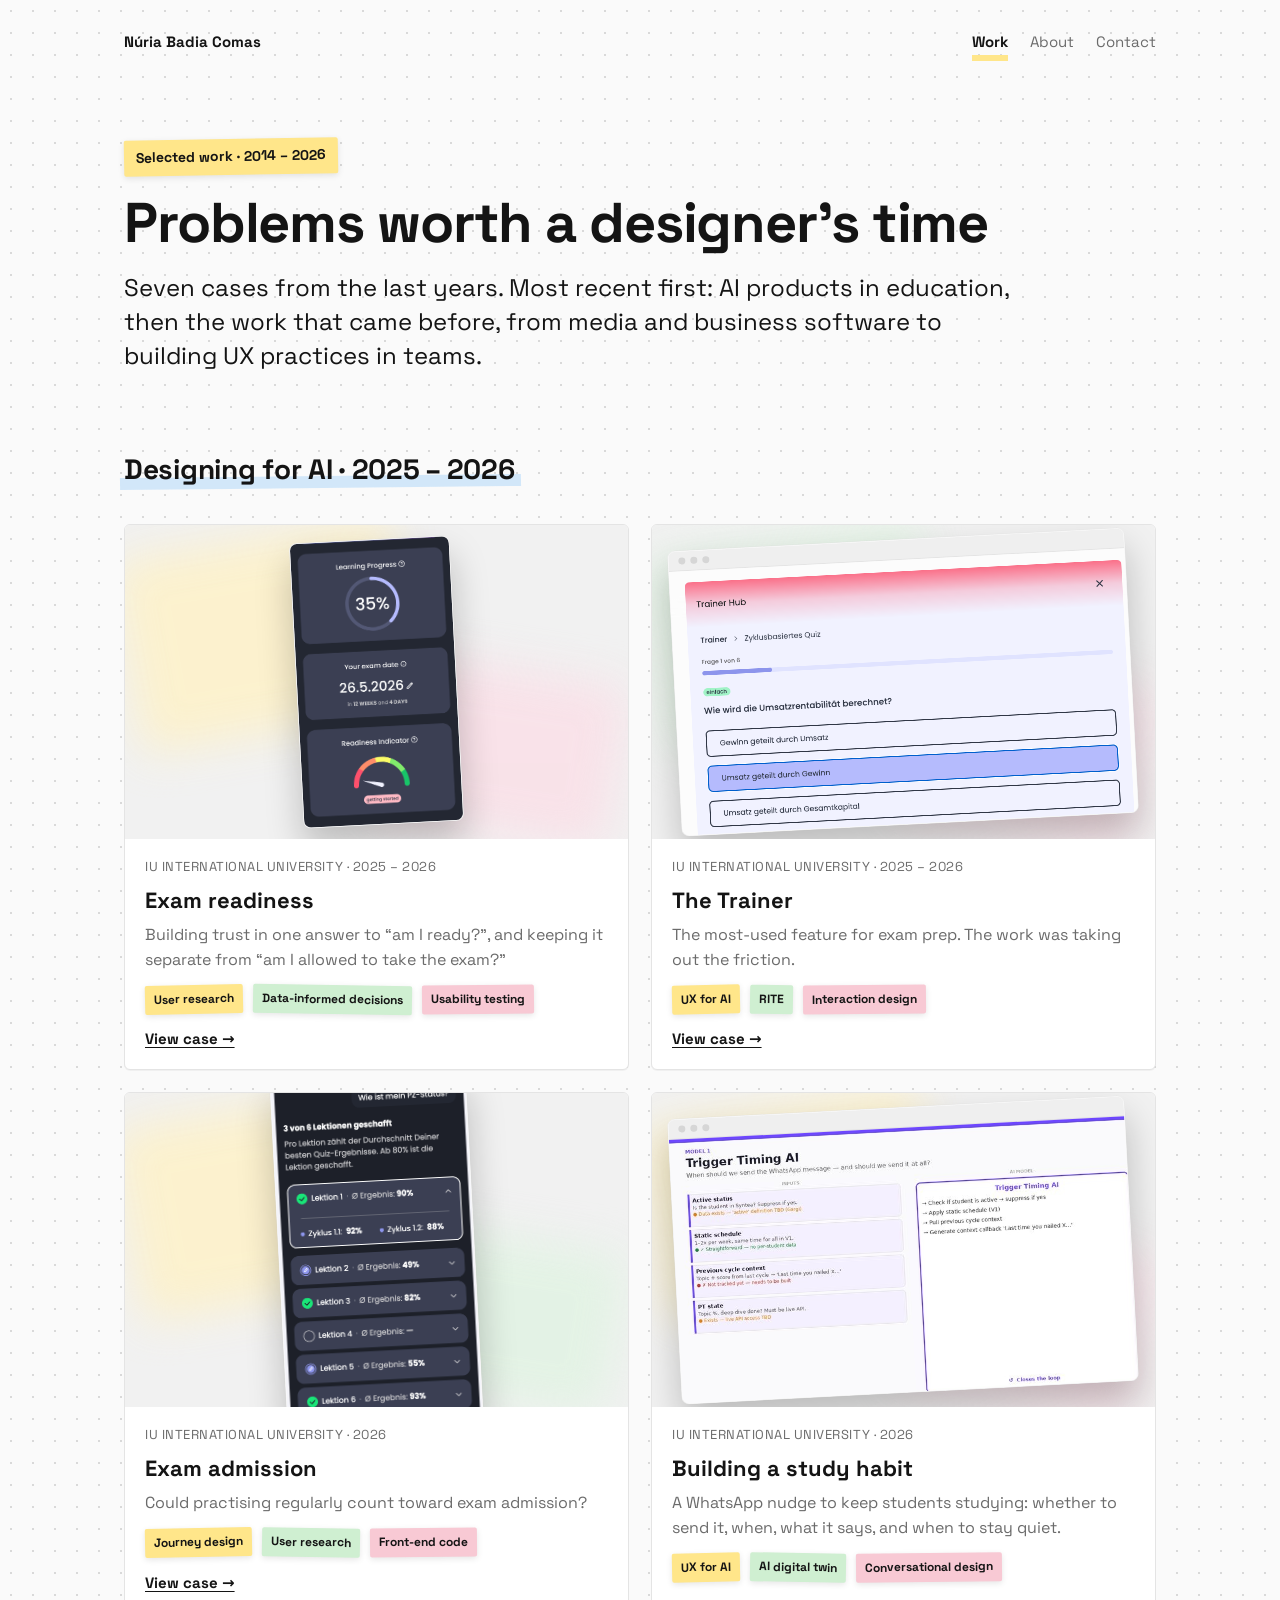
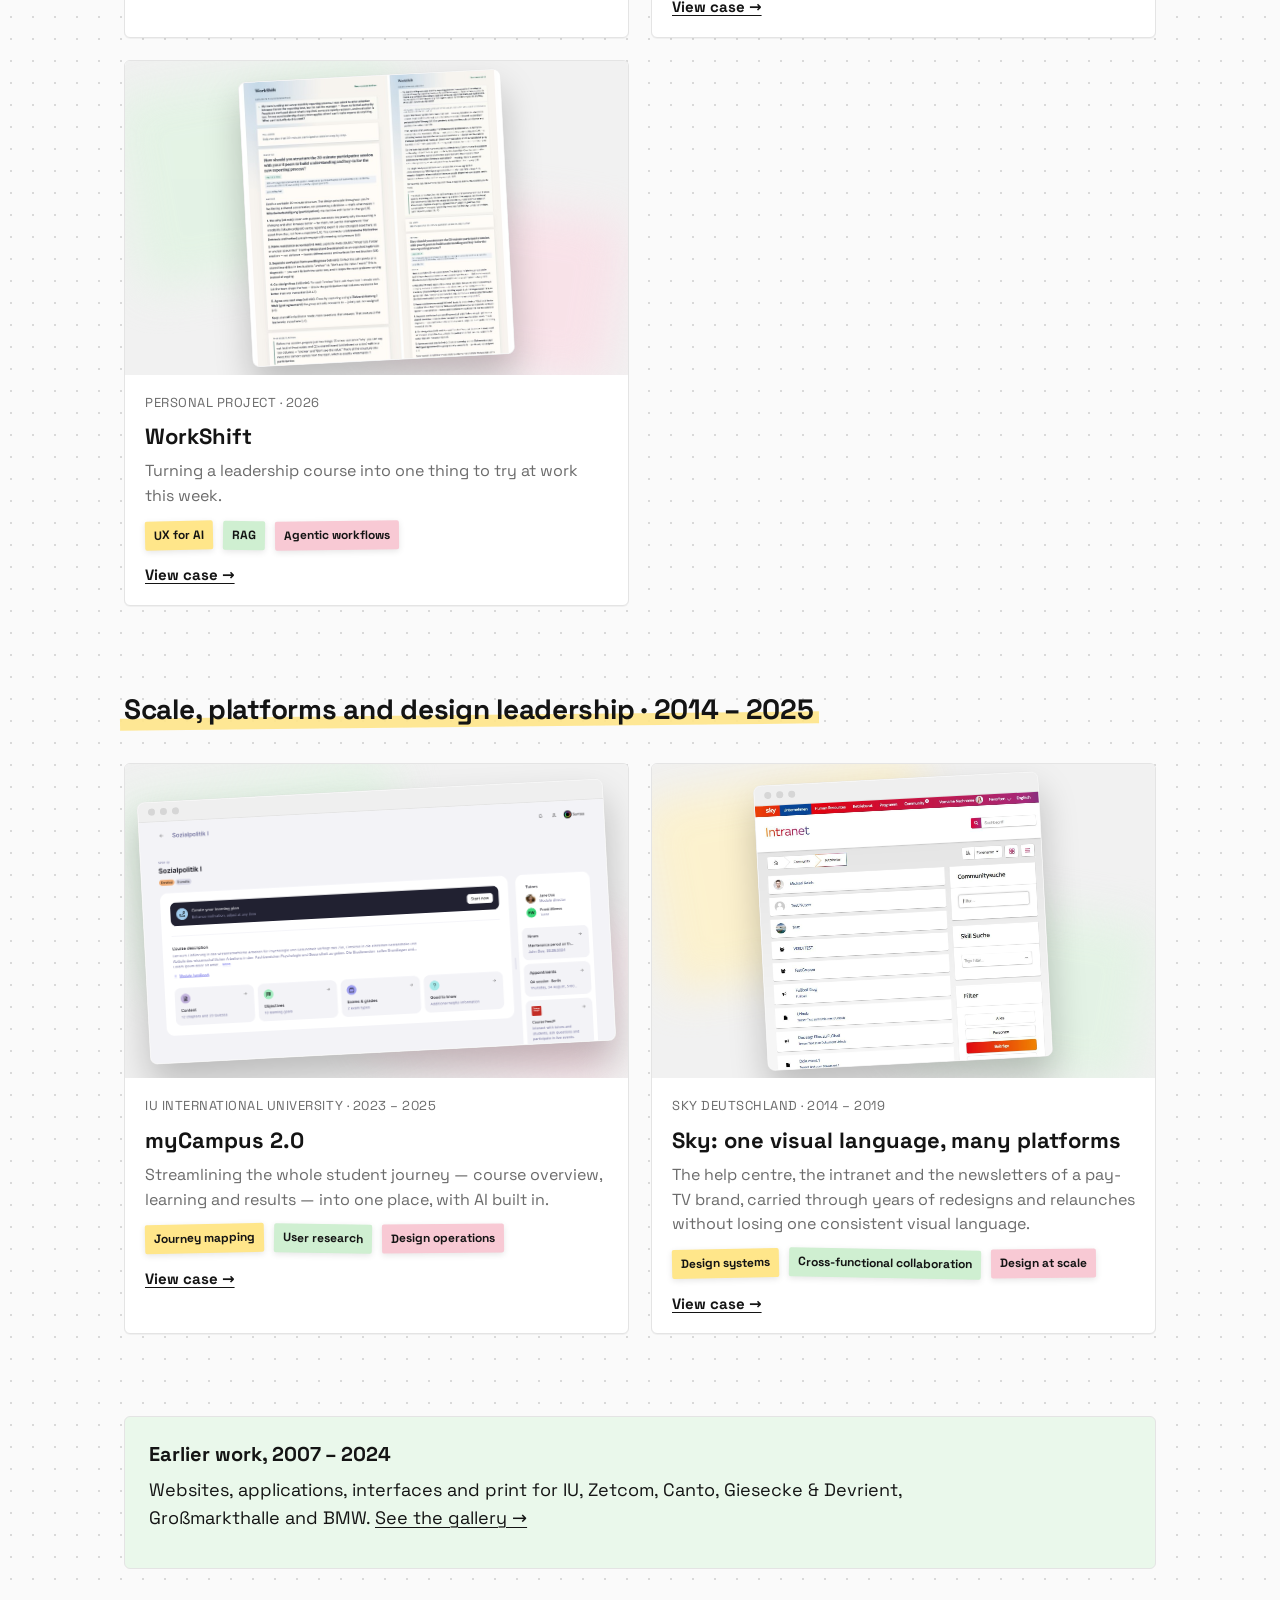
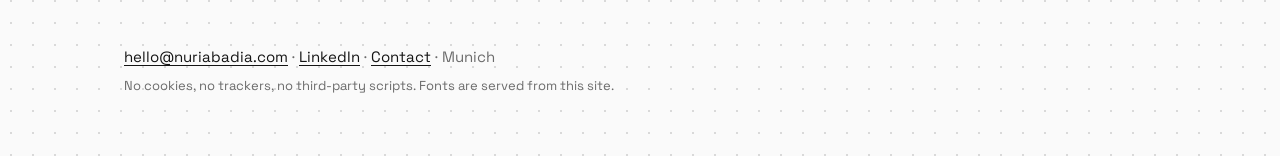
<file: work.html>
<!doctype html><html lang="en"><head><meta charset="utf-8"><meta name="viewport" content="width=device-width,initial-scale=1">
<title>Work — Núria Badia Comas</title><meta name="description" content="UX and AI product design case studies by Núria Badia Comas: AI study companion, habit loops and AI digital twins, exam readiness, B2B portal, platform migration, Sky.">
<meta name="referrer" content="strict-origin-when-cross-origin"><meta name="author" content="Núria Badia Comas">
<link rel="canonical" href="https://nuriabadia.com/work.html">
<meta property="og:type" content="website"><meta property="og:site_name" content="Núria Badia Comas"><meta property="og:title" content="Work — Núria Badia Comas"><meta property="og:description" content="UX and AI product design case studies by Núria Badia Comas: AI study companion, habit loops and AI digital twins, exam readiness, B2B portal, platform migration, Sky."><meta property="og:url" content="https://nuriabadia.com/work.html"><meta property="og:image" content="https://nuriabadia.com/img/og.jpg">
<meta name="twitter:card" content="summary_large_image">
<link rel="icon" href="favicon.svg" type="image/svg+xml">
<link rel="preload" href="fonts/space-grotesk-latin-700-normal.woff2" as="font" type="font/woff2" crossorigin>
<link rel="stylesheet" href="style.css"></head><body><div class="wrap">
<a class="skip" href="#main">Skip to content</a><header class="top"><a class="name" href="index.html">Núria Badia Comas</a><nav aria-label="Main"><a href="work.html">Work</a><a href="about.html">About</a><a href="contact.html">Contact</a></nav></header><main id="main">

<section class="hero"><p class="label">Selected work · 2014 – 2026</p><h1>Problems worth a designer’s time</h1><p class="lede">Seven cases from the last years. Most recent first: AI products in education, then the work that came before, from media and business software to building UX practices in teams.</p></section>
<section><h2>Designing for AI · 2025 – 2026</h2><div class="grid" style="margin-top:14px">
<a class="case" href="contact.html" data-lock="exam-readiness.html"><div class="thumb thumb-fancy c1"><span class="shape s1"></span><span class="shape s2"></span><div class="shot ar-phone no-chrome"><img src="img/exam-readiness-progress.png" alt="" loading="lazy"></div></div><div class="body"><span class="who">IU International University · 2025 – 2026</span><h3>Exam readiness</h3><p>Building trust in one answer to “am I ready?”, and keeping it separate from “am I allowed to take the exam?”</p><div class="tags"><span class="tag t-y">User research</span><span class="tag t-g">Data-informed decisions</span><span class="tag t-p">Usability testing</span></div></div></a>

<a class="case" href="contact.html" data-lock="trainer.html"><div class="thumb thumb-fancy c2"><span class="shape s1"></span><span class="shape s2"></span><div class="shot ar-wide"><div class="chrome"><i></i><i></i><i></i></div><img src="img/trainer-quiz-crop.png" alt="" loading="lazy"></div></div><div class="body"><span class="who">IU International University · 2025 – 2026</span><h3>The Trainer</h3><p>The most-used feature for exam prep. The work was taking out the friction.</p><div class="tags"><span class="tag t-y">UX for AI</span><span class="tag t-g">RITE</span><span class="tag t-p">Interaction design</span></div></div></a>
<a class="case" href="contact.html" data-lock="exam-admission.html"><div class="thumb thumb-fancy c3"><span class="shape s1"></span><span class="shape s2"></span><div class="shot ar-phone no-chrome big"><img src="img/exam-admission-progress.png" alt="" loading="lazy"></div></div><div class="body"><span class="who">IU International University · 2026</span><h3>Exam admission</h3><p>Could practising regularly count toward exam admission?</p><div class="tags"><span class="tag t-y">Journey design</span><span class="tag t-g">User research</span><span class="tag t-p">Front-end code</span></div></div></a>
<a class="case" href="contact.html" data-lock="hook-cycle.html"><div class="thumb thumb-fancy c1"><span class="shape s1"></span><span class="shape s2"></span><div class="shot ar-wide"><div class="chrome"><i></i><i></i><i></i></div><img src="img/hc1-crop.jpg" alt="" loading="lazy"></div></div><div class="body"><span class="who">IU International University · 2026</span><h3>Building a study habit</h3><p>A WhatsApp nudge to keep students studying: whether to send it, when, what it says, and when to stay quiet.</p><div class="tags"><span class="tag t-y">UX for AI</span><span class="tag t-g">AI digital twin</span><span class="tag t-p">Conversational design</span></div></div></a>
<a class="case" href="contact.html" data-lock="workshift.html"><div class="thumb thumb-fancy c2"><span class="shape s1"></span><span class="shape s2"></span><div class="shot ar-book no-chrome"><img src="img/workshift-ui.png" alt="" loading="lazy"></div></div><div class="body"><span class="who">Personal project · 2026</span><h3>WorkShift</h3><p>Turning a leadership course into one thing to try at work this week.</p><div class="tags"><span class="tag t-y">UX for AI</span><span class="tag t-g">RAG</span><span class="tag t-p">Agentic workflows</span></div></div></a>
</div></section>
<section><h2>Scale, platforms and design leadership · 2014 – 2025</h2><div class="grid" style="margin-top:14px">


<a class="case" href="contact.html" data-lock="mycampus.html"><div class="thumb thumb-fancy c2"><span class="shape s1"></span><span class="shape s2"></span><div class="shot ar-widescreen"><div class="chrome"><i></i><i></i><i></i></div><img src="img/mycampus-target-ux.png" alt="" loading="lazy"></div></div><div class="body"><span class="who">IU International University · 2023 – 2025</span><h3>myCampus 2.0</h3><p>Streamlining the whole student journey — course overview, learning and results — into one place, with AI built in.</p><div class="tags"><span class="tag t-y">Journey mapping</span><span class="tag t-g">User research</span><span class="tag t-p">Design operations</span></div></div></a>
<a class="case" href="contact.html" data-lock="sky.html"><div class="thumb thumb-fancy c3"><span class="shape s1"></span><span class="shape s2"></span><div class="shot ar-square"><div class="chrome"><i></i><i></i><i></i></div><img src="img/sky-intranet.jpg" alt="" loading="lazy"></div></div><div class="body"><span class="who">Sky Deutschland · 2014 – 2019</span><h3>Sky: one visual language, many platforms</h3><p>The help centre, the intranet and the newsletters of a pay-TV brand, carried through years of redesigns and relaunches without losing one consistent visual language.</p><div class="tags"><span class="tag t-y">Design systems</span><span class="tag t-g">Cross-functional collaboration</span><span class="tag t-p">Design at scale</span></div></div></a>
</div></section>
<section><div class="card c-g"><h3>Earlier work, 2007 – 2024</h3><p>Websites, applications, interfaces and print for IU, Zetcom, Canto, Giesecke &amp; Devrient, Großmarkthalle and BMW. <a href="earlier-work.html">See the gallery →</a></p></div></section>
<dialog id="case-lock" class="case-lock" aria-labelledby="case-lock-title"><form method="dialog" class="case-lock-close"><button type="submit" aria-label="Close">×</button></form><h2 id="case-lock-title">This case isn’t public yet</h2><p>I’m still working on this one — come back in a few days, or get in touch now and I’ll walk you through it directly.</p><p><a class="cta" href="contact.html">Contact me →</a></p></dialog>
</main><footer><span class="em" data-u="hello" data-d="nuriabadia.com">hello [at] nuriabadia.com</span> · <a href="https://www.linkedin.com/in/n%C3%BAria-badia-comas-325a727/" rel="me">LinkedIn</a> · <a href="contact.html">Contact</a> · Munich<br><small>No cookies, no trackers, no third-party scripts. Fonts are served from this site.</small></footer></div>
<script>(function(){var p=location.pathname.split('/').pop()||'index.html';var hit=false;document.querySelectorAll('header.top nav a').forEach(function(a){if(a.getAttribute('href')===p){a.setAttribute('aria-current','page');hit=true}});if(!hit&&document.querySelector('.crumb, .gallery')){var w=document.querySelector('header.top nav a[href="work.html"]');if(w)w.setAttribute('aria-current','page')}})();document.querySelectorAll('a[href^="http"]').forEach(function(a){if(a.hostname!==location.hostname){a.target='_blank';a.rel='noopener'}});document.querySelectorAll('.em').forEach(function(e){var a=e.dataset.u+'@'+e.dataset.d;var l=document.createElement('a');l.href='mailto:'+a;l.textContent=a;e.replaceWith(l)});document.querySelectorAll('a[data-mail]').forEach(function(l){l.href='mailto:'+l.dataset.mail.replace(' [at] ','@')+(l.dataset.subject?'?subject='+encodeURIComponent(l.dataset.subject):'')});</script>
<script src="case-lock.js" defer></script></body></html>
</file>
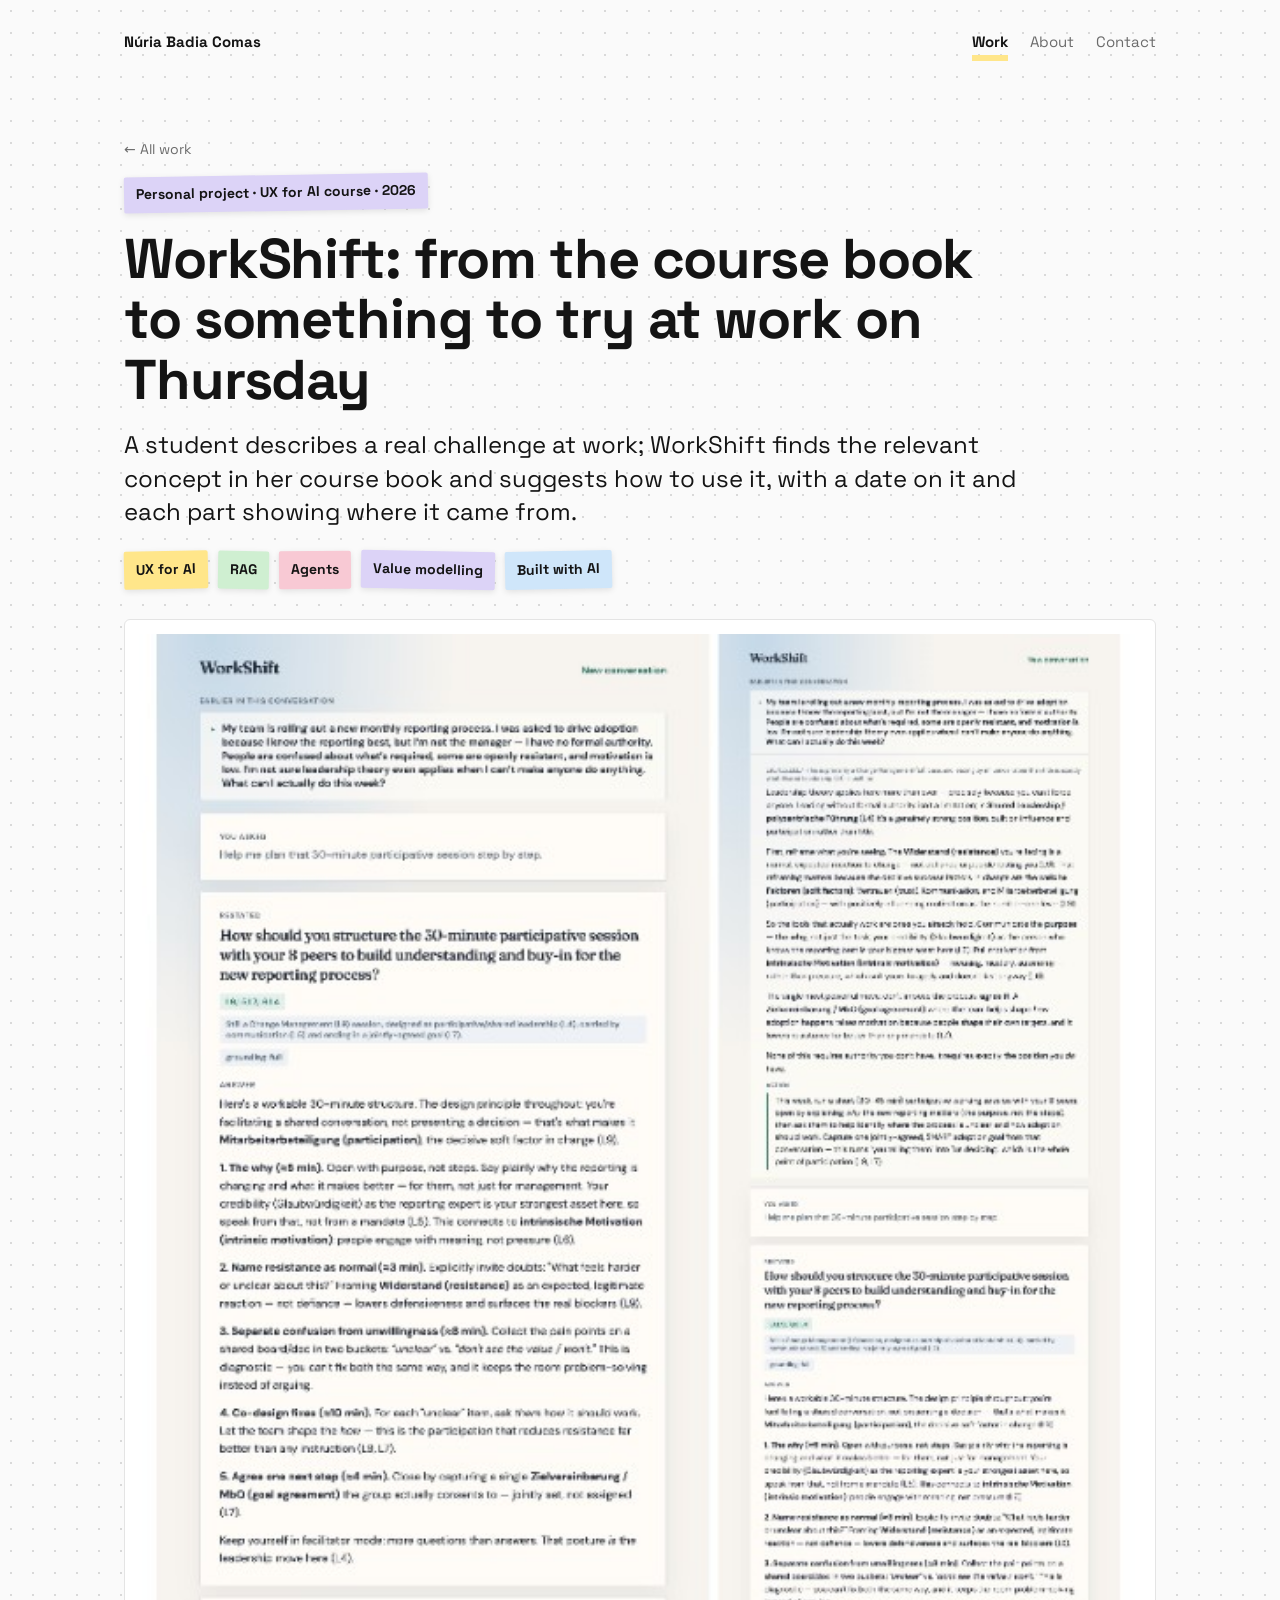
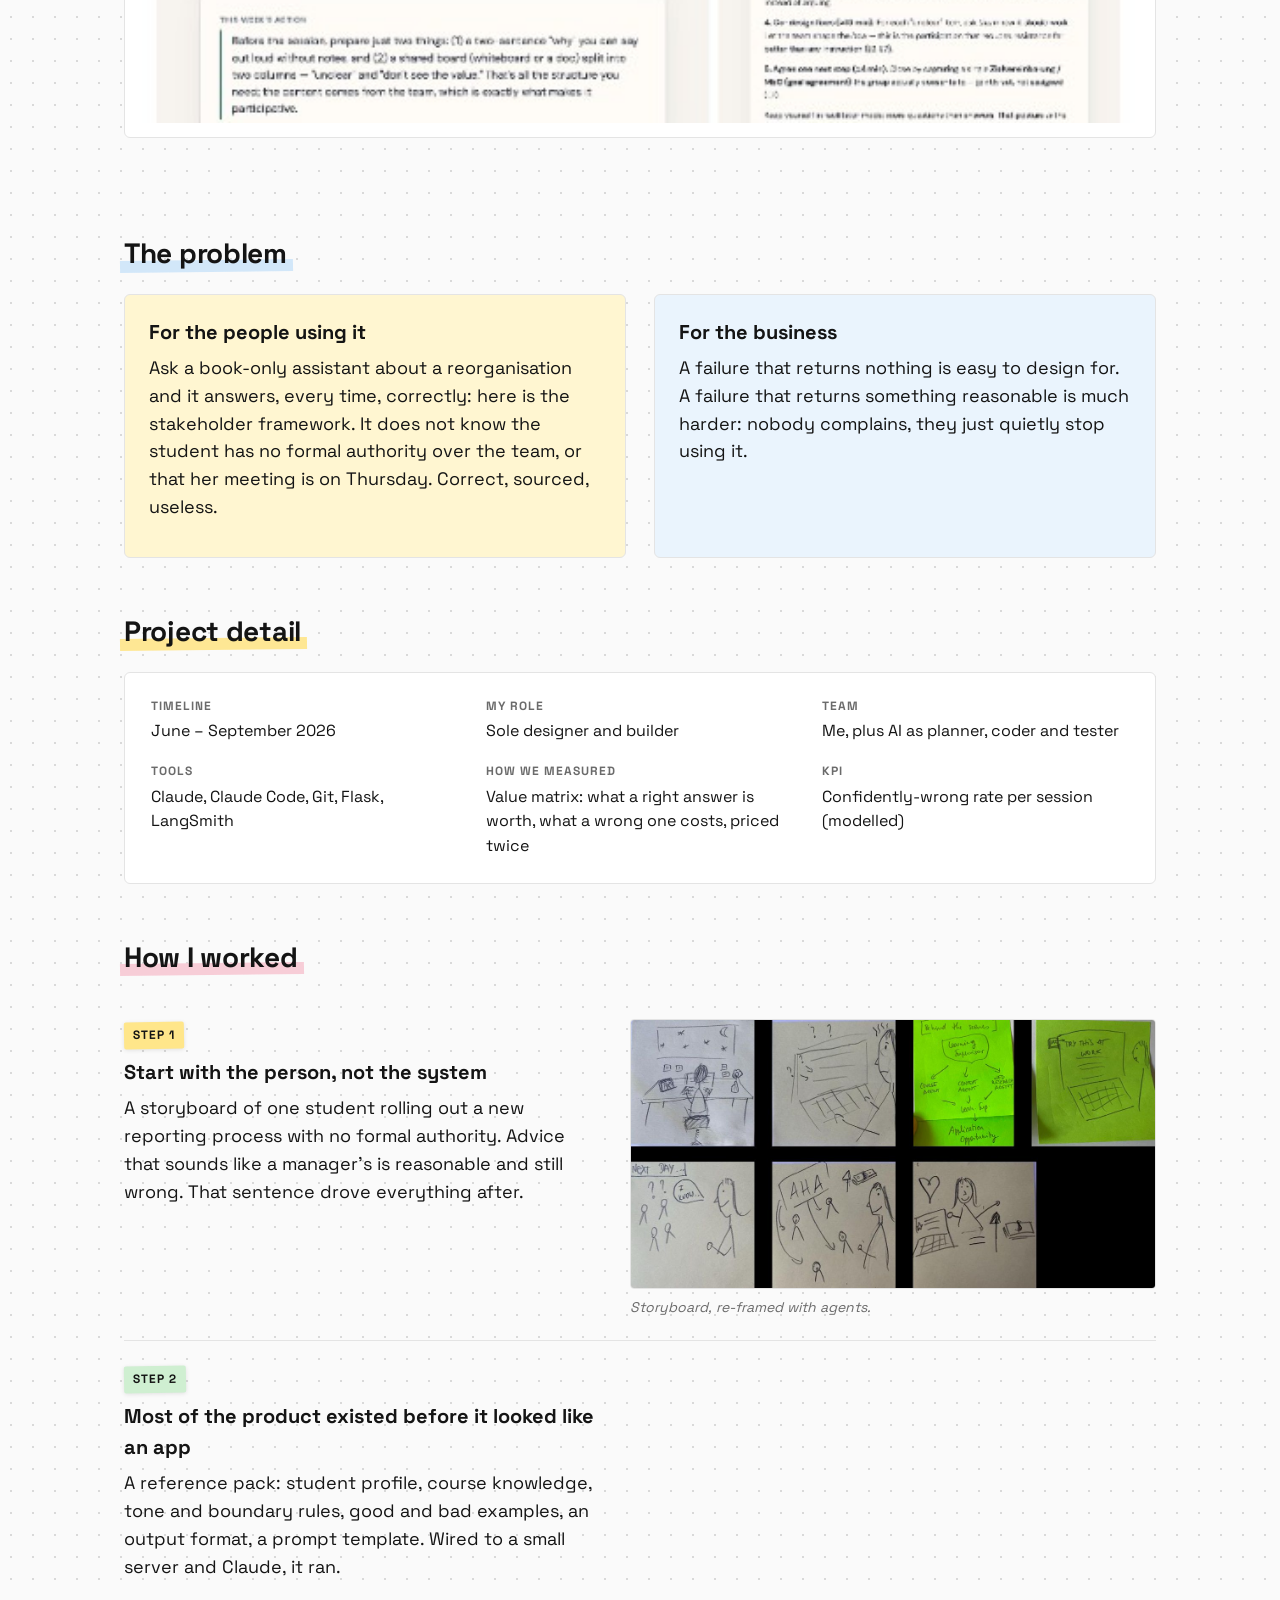
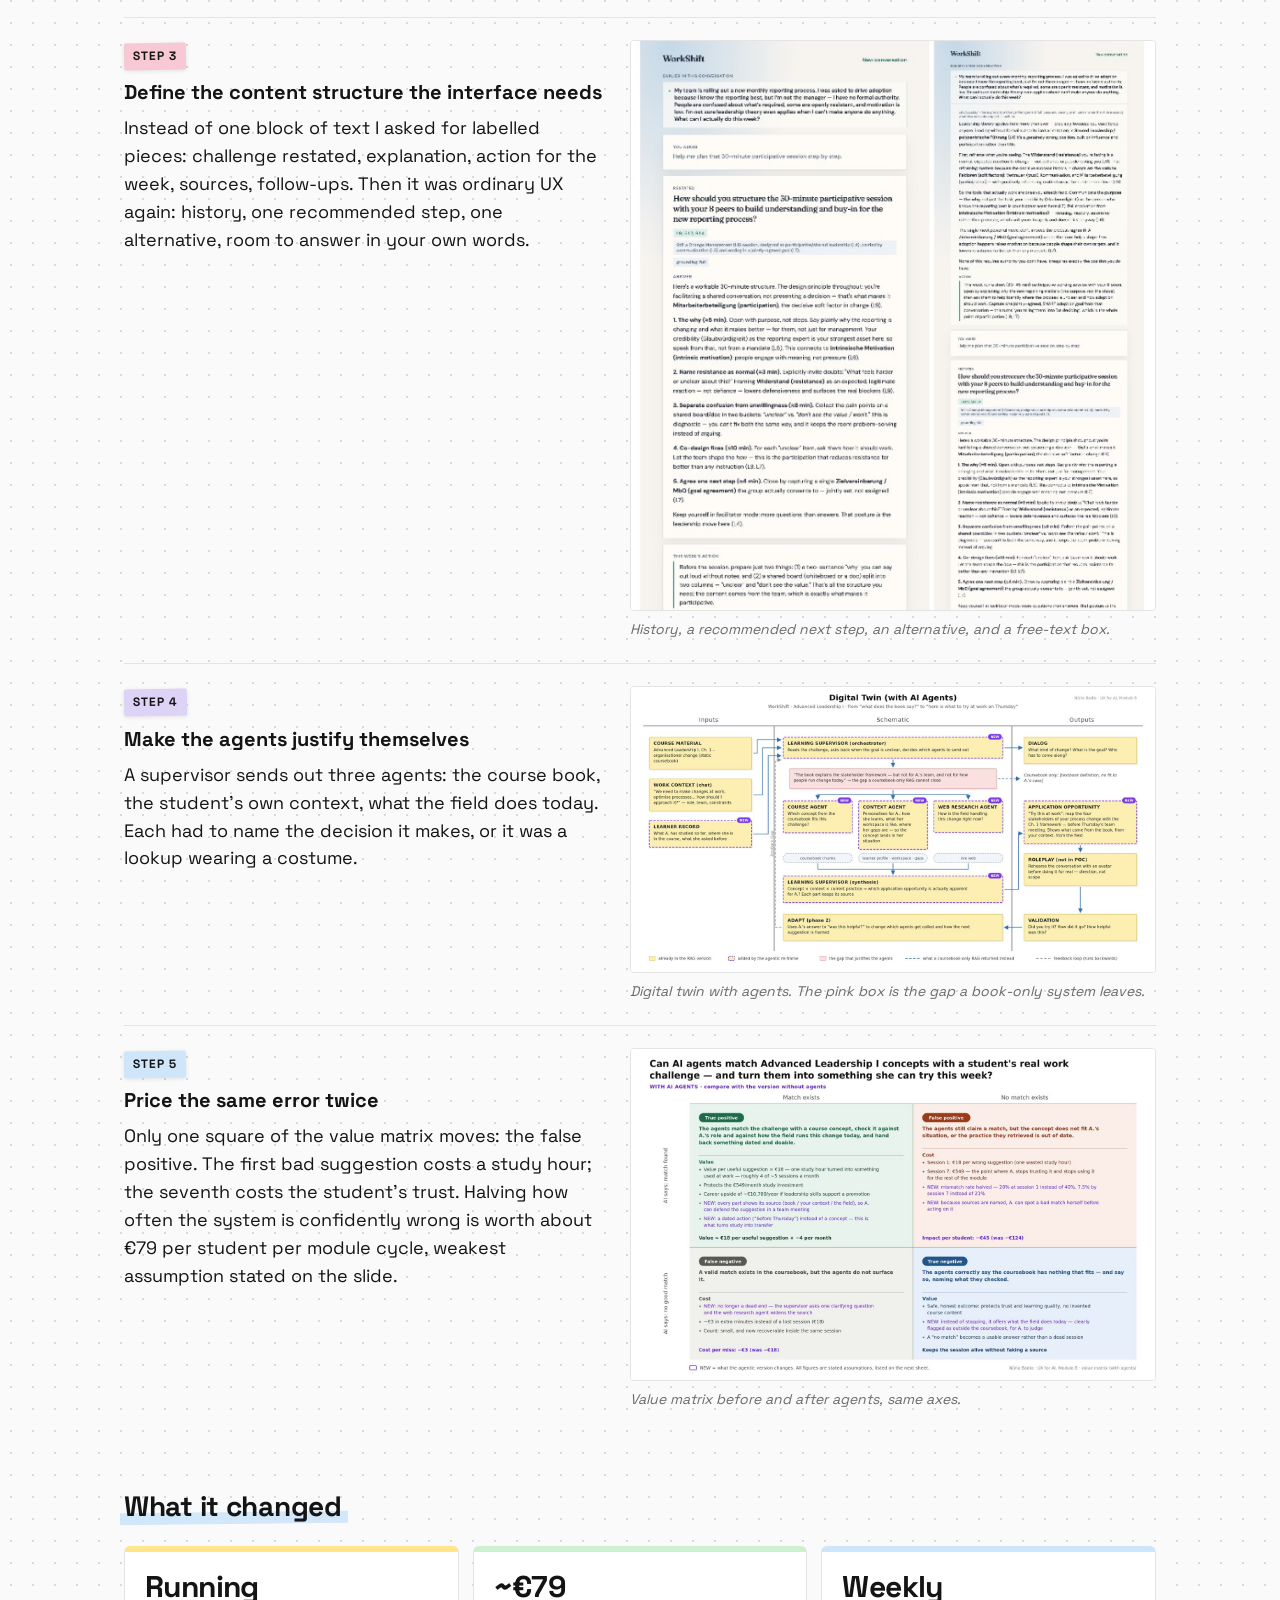
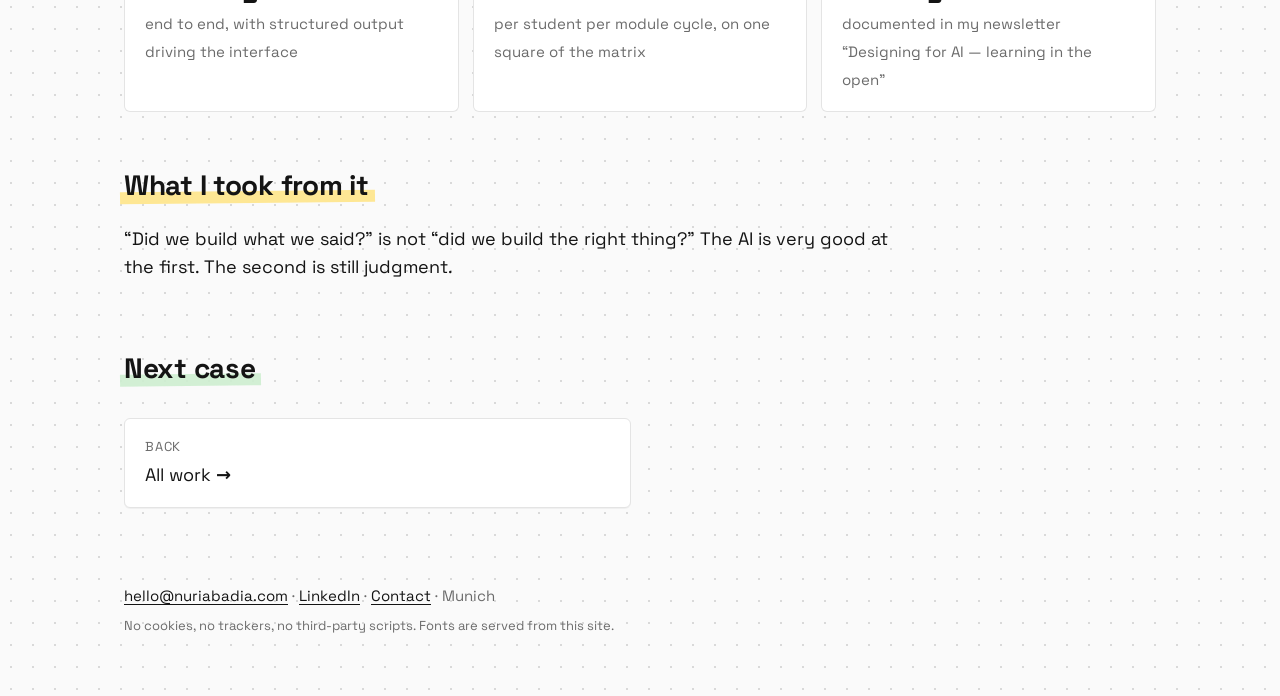
<file: workshift.html>
<!doctype html><html lang="en"><head><meta charset="utf-8"><meta name="viewport" content="width=device-width,initial-scale=1"><meta name="robots" content="noindex,follow">
<title>WorkShift — Núria Badia Comas</title><meta name="description" content="A student describes a real challenge at work; WorkShift finds the relevant concept in her course book and suggests how to use it, with a date on it and each part showing where it came from.">
<meta name="referrer" content="strict-origin-when-cross-origin"><meta name="author" content="Núria Badia Comas">
<link rel="canonical" href="https://nuriabadia.com/workshift.html">
<meta property="og:type" content="website"><meta property="og:site_name" content="Núria Badia Comas"><meta property="og:title" content="WorkShift — Núria Badia Comas"><meta property="og:description" content="A student describes a real challenge at work; WorkShift finds the relevant concept in her course book and suggests how to use it, with a date on it and each part showing where it came from."><meta property="og:url" content="https://nuriabadia.com/workshift.html"><meta property="og:image" content="https://nuriabadia.com/img/og.jpg">
<meta name="twitter:card" content="summary_large_image">
<link rel="icon" href="favicon.svg" type="image/svg+xml">
<link rel="preload" href="fonts/space-grotesk-latin-700-normal.woff2" as="font" type="font/woff2" crossorigin>
<link rel="stylesheet" href="style.css"></head><body><div class="wrap">
<a class="skip" href="#main">Skip to content</a><header class="top"><a class="name" href="index.html">Núria Badia Comas</a><nav aria-label="Main"><a href="work.html">Work</a><a href="about.html">About</a><a href="contact.html">Contact</a></nav></header><main id="main">

<section class="hero"><p class="crumb"><a href="work.html">← All work</a></p><p class="label l-v">Personal project · UX for AI course · 2026</p><h1>WorkShift: from the course book to something to try at work on Thursday</h1><p class="lede">A student describes a real challenge at work; WorkShift finds the relevant concept in her course book and suggests how to use it, with a date on it and each part showing where it came from.</p><div class="tags"><span class="tag t-y">UX for AI</span><span class="tag t-g">RAG</span><span class="tag t-p">Agents</span><span class="tag t-v">Value modelling</span><span class="tag t-b">Built with AI</span></div>
<div class="hero-img"><img src="img/workshift-ui.png" alt="The interface after the UX pass"></div>
</section>
<section><h2>The problem</h2><div class="two">
<div class="card c-y"><h3>For the people using it</h3><p>Ask a book-only assistant about a reorganisation and it answers, every time, correctly: here is the stakeholder framework. It does not know the student has no formal authority over the team, or that her meeting is on Thursday. Correct, sourced, useless.</p></div>
<div class="card c-b"><h3>For the business</h3><p>A failure that returns nothing is easy to design for. A failure that returns something reasonable is much harder: nobody complains, they just quietly stop using it.</p></div></div></section>
<section><h2>Project detail</h2><div class="detail"><div><b>Timeline</b>June – September 2026</div><div><b>My role</b>Sole designer and builder</div><div><b>Team</b>Me, plus AI as planner, coder and tester</div><div><b>Tools</b>Claude, Claude Code, Git, Flask, LangSmith</div><div><b>How we measured</b>Value matrix: what a right answer is worth, what a wrong one costs, priced twice</div><div><b>KPI</b>Confidently-wrong rate per session (modelled)</div></div></section>
<section><h2>How I worked</h2>
<div class="step"><div><div class="n">Step 1</div><h3>Start with the person, not the system</h3><p>A storyboard of one student rolling out a new reporting process with no formal authority. Advice that sounds like a manager’s is reasonable and still wrong. That sentence drove everything after.</p></div><div><figure><img src="img/storyboard.jpg" alt="Storyboard, re-framed with agents." loading="lazy"><figcaption>Storyboard, re-framed with agents.</figcaption></figure></div></div>
<div class="step"><div><div class="n">Step 2</div><h3>Most of the product existed before it looked like an app</h3><p>A reference pack: student profile, course knowledge, tone and boundary rules, good and bad examples, an output format, a prompt template. Wired to a small server and Claude, it ran.</p></div><div></div></div>
<div class="step"><div><div class="n">Step 3</div><h3>Define the content structure the interface needs</h3><p>Instead of one block of text I asked for labelled pieces: challenge restated, explanation, action for the week, sources, follow-ups. Then it was ordinary UX again: history, one recommended step, one alternative, room to answer in your own words.</p></div><div><figure><img src="img/workshift-ui.png" alt="History, a recommended next step, an alternative, and a free-text box." loading="lazy"><figcaption>History, a recommended next step, an alternative, and a free-text box.</figcaption></figure></div></div>
<div class="step"><div><div class="n">Step 4</div><h3>Make the agents justify themselves</h3><p>A supervisor sends out three agents: the course book, the student’s own context, what the field does today. Each had to name the decision it makes, or it was a lookup wearing a costume.</p></div><div><figure><img src="img/digital-twin.jpg" alt="Digital twin with agents. The pink box is the gap a book-only system leaves." loading="lazy"><figcaption>Digital twin with agents. The pink box is the gap a book-only system leaves.</figcaption></figure></div></div>
<div class="step"><div><div class="n">Step 5</div><h3>Price the same error twice</h3><p>Only one square of the value matrix moves: the false positive. The first bad suggestion costs a study hour; the seventh costs the student’s trust. Halving how often the system is confidently wrong is worth about €79 per student per module cycle, weakest assumption stated on the slide.</p></div><div><figure><img src="img/value-matrix.jpg" alt="Value matrix before and after agents, same axes." loading="lazy"><figcaption>Value matrix before and after agents, same axes.</figcaption></figure></div></div>
</section>
<section><h2>What it changed</h2><div class="results"><div class="res"><b>Running</b><span>end to end, with structured output driving the interface</span></div><div class="res"><b>~€79</b><span>per student per module cycle, on one square of the matrix</span></div><div class="res"><b>Weekly</b><span>documented in my newsletter “Designing for AI — learning in the open”</span></div></div>
</section>
<section><h2>What I took from it</h2><p>“Did we build what we said?” is not “did we build the right thing?” The AI is very good at the first. The second is still judgment.</p></section>
<section><h2>Next case</h2><div class="next"><a href="work.html"><small>Back</small>All work</a></div></section>
</main><footer><span class="em" data-u="hello" data-d="nuriabadia.com">hello [at] nuriabadia.com</span> · <a href="https://www.linkedin.com/in/n%C3%BAria-badia-comas-325a727/" rel="me">LinkedIn</a> · <a href="contact.html">Contact</a> · Munich<br><small>No cookies, no trackers, no third-party scripts. Fonts are served from this site.</small></footer></div>
<script>(function(){var p=location.pathname.split('/').pop()||'index.html';var hit=false;document.querySelectorAll('header.top nav a').forEach(function(a){if(a.getAttribute('href')===p){a.setAttribute('aria-current','page');hit=true}});if(!hit&&document.querySelector('.crumb, .gallery')){var w=document.querySelector('header.top nav a[href="work.html"]');if(w)w.setAttribute('aria-current','page')}})();document.querySelectorAll('a[href^="http"]').forEach(function(a){if(a.hostname!==location.hostname){a.target='_blank';a.rel='noopener'}});document.querySelectorAll('.em').forEach(function(e){var a=e.dataset.u+'@'+e.dataset.d;var l=document.createElement('a');l.href='mailto:'+a;l.textContent=a;e.replaceWith(l)});document.querySelectorAll('a[data-mail]').forEach(function(l){l.href='mailto:'+l.dataset.mail.replace(' [at] ','@')+(l.dataset.subject?'?subject='+encodeURIComponent(l.dataset.subject):'')});</script></body></html>
</file>
<file: style.css>
@font-face{font-family:"Space Grotesk";font-style:normal;font-weight:400;font-display:swap;src:url(fonts/space-grotesk-latin-400-normal.woff2) format("woff2")}
@font-face{font-family:"Space Grotesk";font-style:normal;font-weight:500;font-display:swap;src:url(fonts/space-grotesk-latin-500-normal.woff2) format("woff2")}
@font-face{font-family:"Space Grotesk";font-style:normal;font-weight:700;font-display:swap;src:url(fonts/space-grotesk-latin-700-normal.woff2) format("woff2")}
:root{--bg:#FAFAFA;--ink:#141414;--muted:#6B6B6B;--line:#E4E4E4;--y:#FFE68A;--g:#CFEFD1;--p:#F8C9D4;--v:#DCD3F7;--b:#CFE6FA;--maxw:1080px}
*{box-sizing:border-box}
html{scroll-behavior:smooth}
body{margin:0;font-family:"Space Grotesk",ui-sans-serif,system-ui,sans-serif;color:var(--ink);background:var(--bg) radial-gradient(#D9D9D9 1px,transparent 1px);background-size:22px 22px;font-size:18px;line-height:1.55}
a{color:inherit}
.wrap{max-width:var(--maxw);margin:0 auto;padding:0 24px}
header.top{display:flex;justify-content:space-between;align-items:center;padding:22px 0;font-size:15px}
header.top .name{font-weight:700;text-decoration:none}
header.top nav a{margin-left:22px;text-decoration:none;color:var(--muted);padding:8px 0;display:inline-block}
header.top nav a:hover{color:var(--ink)}
header.top .name{white-space:nowrap}
header.top nav a[aria-current="page"]{color:var(--ink);font-weight:700;box-shadow:inset 0 -6px 0 var(--y)}
@media(max-width:900px){header.top{flex-direction:column;align-items:flex-start;gap:10px;padding:18px 0}header.top nav{display:flex;flex-wrap:wrap;gap:6px 18px}header.top nav a{margin-left:0}}
.skip{position:absolute;left:-9999px;top:8px;background:var(--y);padding:8px 12px;border-radius:4px;font-weight:700}.skip:focus{left:16px;z-index:10}
.hero{padding:56px 0 28px}
.crumb{font-size:14px;margin:0 0 14px}.crumb a{color:var(--muted);text-decoration:none}.crumb a:hover{color:var(--ink)}
.case .who{display:block;font-size:13px;color:var(--muted);letter-spacing:.04em;text-transform:uppercase;margin-bottom:6px}
.label{display:inline-block;font-size:14px;font-weight:700;padding:7px 12px;border-radius:2px;box-shadow:0 2px 6px rgba(0,0,0,.10);transform:rotate(-1deg);margin:0 0 18px;background:var(--y)}
.label.l-g{background:var(--g)}.label.l-p{background:var(--p)}.label.l-v{background:var(--v)}.label.l-b{background:var(--b)}
h1{font-size:clamp(34px,5vw,56px);line-height:1.08;letter-spacing:-.02em;margin:0 0 18px;font-weight:700;max-width:25ch}
.lede{font-size:clamp(19px,2.2vw,24px);line-height:1.4;max-width:60ch;margin:0 0 22px;font-weight:400}
.tags{display:flex;flex-wrap:wrap;gap:10px;margin:0 0 30px}
.tag{font-size:14px;font-weight:700;padding:8px 12px;border-radius:2px;box-shadow:0 2px 6px rgba(0,0,0,.10);transform:rotate(-1.2deg)}
.tag:nth-child(2n){transform:rotate(1deg)}.tag:nth-child(3n){transform:rotate(-.6deg)}
.t-y{background:var(--y)}.t-g{background:var(--g)}.t-p{background:var(--p)}.t-v{background:var(--v)}.t-b{background:var(--b)}
.hero-img{margin:10px 0 40px;background:#fff;border:1px solid var(--line);border-radius:6px;padding:14px}
.hero-img img{width:100%;display:block;border-radius:3px}
figure{margin:24px 0}
figure img{width:100%;display:block;border:1px solid var(--line);border-radius:4px;background:#fff;max-height:620px;object-fit:contain;object-position:top}
figcaption{font-size:14px;color:var(--muted);margin-top:8px;font-style:italic}
section{padding:26px 0}
h2{font-size:28px;letter-spacing:-.01em;margin:0 0 16px;font-weight:700;position:relative;display:inline-block}
h2:after{content:"";position:absolute;left:-4px;right:-6px;bottom:4px;height:12px;background:var(--y);z-index:-1;opacity:.9;transform:rotate(-.6deg)}
section:nth-of-type(3n+1) h2:after{background:var(--g)}section:nth-of-type(3n+2) h2:after{background:var(--b)}section:nth-of-type(4n) h2:after{background:var(--p)}
section h2{margin-bottom:18px}
h3{font-size:20px;margin:26px 0 6px;font-weight:700}
p{margin:0 0 14px;max-width:66ch}
.two{display:grid;grid-template-columns:1fr 1fr;gap:28px}
.cta{margin:0 10px 10px 0}
@media(max-width:760px){.two{grid-template-columns:1fr}}
.card{background:#fff;border:1px solid var(--line);border-radius:6px;padding:22px 24px}
.card.c-y{background:#FFF6D1}.card.c-b{background:#EAF4FD}.card.c-g{background:#EAF8EB}.card.c-p{background:#FDEEF2}.card.c-v{background:#F1EDFB}
.card h3{margin-top:0}
.detail{display:grid;grid-template-columns:repeat(3,1fr);gap:18px 28px;background:#fff;border:1px solid var(--line);border-radius:6px;padding:24px 26px;font-size:16px}
@media(max-width:760px){.detail{grid-template-columns:1fr 1fr}}
@media(max-width:480px){.detail{grid-template-columns:1fr}}
.detail div b{display:block;font-size:12px;letter-spacing:.08em;text-transform:uppercase;color:var(--muted);margin-bottom:4px;font-weight:700}
.step{display:grid;grid-template-columns:1fr 1.1fr;gap:28px;align-items:start;padding:22px 0;border-top:1px solid var(--line)}
.step:first-of-type{border-top:0}
@media(max-width:760px){.step{grid-template-columns:1fr}}
.step .n{display:inline-block;font-size:12px;font-weight:700;letter-spacing:.08em;text-transform:uppercase;padding:4px 9px;border-radius:2px;margin-bottom:8px;background:var(--y);box-shadow:0 1px 4px rgba(0,0,0,.1);transform:rotate(-1deg)}
.step:nth-of-type(5n+2) .n{background:var(--g)}.step:nth-of-type(5n+3) .n{background:var(--p)}.step:nth-of-type(5n+4) .n{background:var(--v)}.step:nth-of-type(5n) .n{background:var(--b)}
.step h3{margin-top:0}
.step figure{margin:0}
.results{display:grid;grid-template-columns:repeat(auto-fit,minmax(200px,1fr));gap:14px}
.res{background:#fff;border:1px solid var(--line);border-top:6px solid var(--y);border-radius:6px;padding:18px 20px}
.res:nth-child(4n+2){border-top-color:var(--g)}.res:nth-child(4n+3){border-top-color:var(--b)}.res:nth-child(4n){border-top-color:var(--p)}
.res b{display:block;font-size:30px;line-height:1.1;letter-spacing:-.02em;margin-bottom:6px}
.res span{font-size:15px;color:var(--muted)}
.quote{border-left:6px solid var(--v);background:#fff;padding:14px 20px;font-size:20px;margin:18px 0;max-width:60ch;border-radius:0 6px 6px 0}
.note{font-size:15px;color:var(--muted);background:#fff;border:1px dashed #C9C9C9;border-radius:6px;padding:14px 18px;max-width:70ch}
.next{display:grid;grid-template-columns:1fr 1fr;gap:18px;margin-top:10px}
@media(max-width:760px){.next{grid-template-columns:1fr}}
.next a{display:block;text-decoration:none;background:#fff;border:1px solid var(--line);border-radius:6px;padding:18px 20px}
.next a small{display:block;color:var(--muted);font-size:13px;margin-bottom:4px;letter-spacing:.06em;text-transform:uppercase}
.next a:hover{border-color:var(--ink)}
footer{padding:50px 0 60px;font-size:15px;color:var(--muted)}
footer small{display:block;margin-top:8px;font-size:13px}
footer a{color:var(--ink)}
/* index */
.grid{display:grid;grid-template-columns:1fr 1fr;gap:22px;margin:30px 0}
@media(max-width:760px){.grid{grid-template-columns:1fr}}
.case{display:block;text-decoration:none;background:#fff;border:1px solid var(--line);border-radius:6px;overflow:hidden}
.case:hover{border-color:var(--ink)}
.case .thumb{aspect-ratio:16/10;background:#F1F1F1;overflow:hidden}
.case .thumb img{width:100%;height:100%;object-fit:cover;object-position:top;display:block}

/* work/home: framed screenshot on a color-block backdrop */
.thumb-fancy{position:relative;display:flex;align-items:center;justify-content:center;padding:14px 18px;background:#F5F4F1;isolation:isolate}
.thumb-fancy .shape{position:absolute;border-radius:16px;filter:blur(22px);opacity:.75}
.thumb-fancy .s1{width:56%;height:62%;top:4%;left:0;transform:rotate(-10deg)}
.thumb-fancy .s2{width:48%;height:52%;bottom:2%;right:2%;transform:rotate(9deg)}
.thumb-fancy.c1 .s1{background:#FFF1C2}.thumb-fancy.c1 .s2{background:#FBDDE6}
.thumb-fancy.c2 .s1{background:#DFF3E1}.thumb-fancy.c2 .s2{background:#FBDDE6}
.thumb-fancy.c3 .s1{background:#FFF1C2}.thumb-fancy.c3 .s2{background:#DFF3E1}
.thumb-fancy .shot{position:relative;display:flex;flex-direction:column;max-width:100%;max-height:100%;background:#fff;border-radius:8px;overflow:hidden;transform:rotate(-3deg);box-shadow:0 20px 36px rgba(0,0,0,.22);border:1px solid rgba(0,0,0,.06);transition:transform .15s}
.case:hover .thumb-fancy .shot{transform:rotate(-1.2deg) translateY(-2px)}
.thumb-fancy .shot.ar-square{aspect-ratio:1/1}
.thumb-fancy .shot.ar-wide{aspect-ratio:8/5}
.thumb-fancy .shot.ar-widescreen{aspect-ratio:16/9}
.thumb-fancy .shot.ar-tall{aspect-ratio:3/4}
.thumb-fancy .shot.ar-phone{aspect-ratio:9/16}
.thumb-fancy .shot.ar-book{aspect-ratio:57/62}
.thumb-fancy .shot.big{max-width:122%;max-height:122%}
.thumb-fancy .chrome{flex:0 0 auto;height:20px;background:#EFEFEF;border-bottom:1px solid var(--line);display:flex;align-items:center;gap:5px;padding:0 10px}
.thumb-fancy .chrome i{width:7px;height:7px;border-radius:50%;background:#D6D6D6;display:block;font-style:normal}
.thumb-fancy .shot.no-chrome .chrome{display:none}
.thumb-fancy .shot img{display:block;width:100%;flex:1 1 auto;min-height:0;height:100%;object-fit:cover;object-position:top center}
.case .body{padding:18px 20px}
.case h3{margin:0 0 6px;font-size:22px}
.case p{font-size:16px;color:var(--muted);margin:0 0 12px}
.case .tags{margin:0}
.case .tag{font-size:12px;padding:5px 9px}

/* home */
.home-hero{display:grid;grid-template-columns:1.25fr .75fr;gap:40px;align-items:center;padding:56px 0 40px}
@media(max-width:760px){.home-hero{grid-template-columns:1fr;gap:18px;padding-top:32px}.home-hero .photo{max-width:240px;justify-self:start;transform:rotate(-1.5deg)}}
.home-hero h1{max-width:14ch}
.home-hero .photo{background:#fff;border:1px solid var(--line);border-radius:6px;padding:12px;transform:rotate(1.2deg);box-shadow:0 6px 18px rgba(0,0,0,.08);max-width:360px;justify-self:end}
.home-hero .photo img{width:100%;display:block;border-radius:3px;filter:grayscale(1)}
.cta{display:inline-block;background:var(--ink);color:#fff;text-decoration:none;padding:12px 18px;border-radius:4px;font-weight:700;font-size:16px}
.cta.quiet{background:transparent;color:var(--ink);border:1px solid var(--ink)}
.stickies{display:flex;flex-wrap:wrap;gap:14px;margin:8px 0 0}
.sticky{width:calc((100% - 70px)/6);min-width:150px;min-height:120px;padding:14px 16px;font-size:15px;line-height:1.35;box-shadow:0 3px 8px rgba(0,0,0,.12);border-radius:2px;transform:rotate(-1.5deg)}
.sticky:nth-child(2n){transform:rotate(1.4deg)}.sticky:nth-child(3n){transform:rotate(-.5deg)}
.sticky b{display:block;font-size:16px;margin-bottom:4px}
@media(max-width:760px){.sticky{width:calc(33.33% - 10px)}}
@media(max-width:560px){.sticky{width:calc(50% - 7px);min-height:0}}
@media(max-width:380px){.sticky{width:100%}}
.sec-head{display:flex;justify-content:space-between;align-items:baseline;gap:8px 20px;flex-wrap:wrap}
.sec-head a{font-size:15px;color:var(--muted)}
.testis{display:grid;grid-template-columns:1fr 1fr;gap:18px}
@media(max-width:760px){.testis{grid-template-columns:1fr}}
.testi{background:#fff;border:1px solid var(--line);border-radius:6px;padding:20px 22px;font-size:16px}
.testi p{margin:0 0 10px}
.testi small{color:var(--muted)}
.writing{display:grid;grid-template-columns:repeat(auto-fit,minmax(240px,1fr));gap:16px}
.writing a{display:block;text-decoration:none;background:#fff;border:1px solid var(--line);border-radius:6px;padding:18px 20px}
.writing a:hover{border-color:var(--ink)}
.writing a small{display:block;color:var(--muted);font-size:13px;letter-spacing:.06em;text-transform:uppercase;margin-bottom:6px}
.writing a b{display:block;font-size:18px;line-height:1.3;margin-bottom:6px}
.writing a span{font-size:15px;color:var(--muted)}
/* about */
.about-grid{display:grid;grid-template-columns:1fr 320px;gap:40px;align-items:start}
@media(max-width:760px){.about-grid{grid-template-columns:1fr}.about-grid .photo{max-width:260px}}
.about-grid .photo{background:#fff;border:1px solid var(--line);border-radius:6px;padding:12px;transform:rotate(-1.2deg);box-shadow:0 6px 18px rgba(0,0,0,.08)}
.about-grid .photo img{width:100%;display:block;border-radius:3px;filter:grayscale(1)}
.role{display:grid;grid-template-columns:200px 1fr;gap:20px;padding:16px 0;border-top:1px solid var(--line)}
.role:first-of-type{border-top:0}
@media(max-width:760px){.role{grid-template-columns:1fr;gap:4px}}
.role .when{font-size:14px;color:var(--muted)}
.role h3{margin:0 0 4px;font-size:18px}
.role p{font-size:16px;margin:0}
.exp{display:grid;grid-template-columns:repeat(auto-fit,minmax(260px,1fr));gap:16px}
.exp .card ul{margin:0;padding-left:18px;font-size:15.5px}
.exp .card li{margin:0 0 4px}
.facts{display:grid;grid-template-columns:repeat(auto-fit,minmax(220px,1fr));gap:16px}
.facts .card p{font-size:15.5px;margin:0 0 6px}
/* workshops */
.offers{display:grid;grid-template-columns:repeat(auto-fit,minmax(260px,1fr));gap:18px}
.offers .card h3{margin-bottom:6px}
.offers .card p.sub{font-size:16px;color:var(--muted);margin-bottom:12px}
.offers .card ul{margin:0;padding-left:18px;font-size:15.5px}
.offers .card li{margin:0 0 5px}

.form{background:#fff;border:1px solid var(--line);border-radius:6px;padding:26px 28px;max-width:640px}
.form label{display:block;font-size:14px;font-weight:700;margin:14px 0 6px}
.form input,.form textarea{width:100%;font:inherit;font-size:16px;padding:11px 12px;border:1px solid #C9C9C9;border-radius:4px;background:#FAFAFA}
.form input:focus,.form textarea:focus{outline:2px solid var(--ink);border-color:var(--ink);background:#fff}
.form textarea{min-height:160px;resize:vertical}
.form .hp{position:absolute;left:-10000px;top:auto;width:1px;height:1px;overflow:hidden}
.form button{margin-top:18px;cursor:pointer;border:0}
.form .ok{display:none;background:var(--g);padding:14px 16px;border-radius:4px;margin-top:16px}
.form .err{display:none;background:var(--p);padding:14px 16px;border-radius:4px;margin-top:16px}
.contact-grid{display:grid;grid-template-columns:1.2fr .8fr;gap:36px;align-items:start}
@media(max-width:760px){.contact-grid{grid-template-columns:1fr}}
.gallery{display:grid;grid-template-columns:1fr 1fr;gap:22px;grid-auto-rows:1px;align-items:start}
@media(max-width:760px){.gallery{grid-template-columns:1fr}}
.gallery figure{margin:0;background:#fff;border:1px solid var(--line);border-radius:6px;padding:12px}
.gallery figure img{width:100%;height:auto;max-height:520px;object-fit:contain;border:0;border-radius:3px;display:block}
.gallery figcaption{font-style:normal}
.gallery figcaption b{display:block;color:var(--ink);font-size:16px;margin-bottom:2px}

.writing a{padding:0;overflow:hidden}
@media(min-width:761px){.writing{grid-template-columns:repeat(3,1fr)}}
.writing a .wi{aspect-ratio:16/9;background:#F1F1F1;overflow:hidden;border-bottom:1px solid var(--line)}
.writing a .wi img{width:100%;height:100%;object-fit:cover;display:block}
.writing a .wb{padding:16px 20px 20px}
.ph{display:flex;align-items:center;justify-content:center;text-align:center;border:2px dashed #C9C9C9;border-radius:6px;color:var(--muted);font-size:14px;padding:18px;background:repeating-linear-gradient(-45deg,#fff,#fff 10px,#F6F6F6 10px,#F6F6F6 20px)}
.ph b{display:block;color:var(--ink);margin-bottom:4px}
.ph.tall{min-height:280px}
.strip{display:grid;grid-template-columns:repeat(4,1fr);gap:14px}
@media(max-width:760px){.strip{grid-template-columns:1fr 1fr}}
.strip figure{margin:0;background:#fff;border:1px solid var(--line);border-radius:6px;padding:8px}
.strip figure img{border:0;aspect-ratio:16/9;object-fit:cover}
.strip figcaption{font-style:normal;font-size:13px}
.offers .card{padding:0;overflow:hidden}
.offers .card .oi{aspect-ratio:16/9;overflow:hidden;border-bottom:1px solid var(--line)}
.offers .card .oi img{width:100%;height:100%;object-fit:cover;display:block}
.offers .card .oi .ph{height:100%;border:0;border-radius:0}
.offers .card .ob{padding:18px 22px 22px}
.hero-split{display:grid;grid-template-columns:1.1fr .9fr;gap:36px;align-items:center}
@media(max-width:760px){.hero-split{grid-template-columns:1fr}}
.hero-split .pic{background:#fff;border:1px solid var(--line);border-radius:6px;padding:12px;transform:rotate(1deg);box-shadow:0 6px 18px rgba(0,0,0,.08)}
.hero-split .pic img{width:100%;display:block;border-radius:3px}
.steps3{display:grid;grid-template-columns:repeat(3,1fr);gap:16px}
@media(max-width:760px){.steps3{grid-template-columns:1fr}}

/* about: photo spans the headline + lede block, aligned top and bottom */
.about-flow{max-width:980px}
.about-flow p{max-width:none}
.about-top{display:grid;grid-template-columns:1fr 280px;gap:40px;align-items:stretch;margin-bottom:22px}
.about-top .lede{margin-bottom:0}.about-top .about-more{margin:16px 0 0}
.about-top .photo{background:#fff;border:1px solid var(--line);border-radius:6px;padding:10px;box-shadow:0 6px 18px rgba(0,0,0,.08);display:flex;margin-top:4px}
.about-top .photo{position:relative}
.about-top .photo img{position:absolute;top:10px;left:10px;width:calc(100% - 20px);height:calc(100% - 20px);object-fit:cover;object-position:50% 25%;display:block;border-radius:3px;filter:grayscale(1)}
@media(max-width:760px){.about-top{grid-template-columns:1fr;gap:20px}.about-top .photo{order:-1;width:220px;margin:0}.about-top .photo img{position:static;width:100%;height:auto}}
.cta-row .cta{margin:0 8px 8px 0}
.big-link{font-size:20px;font-weight:700;margin:0;overflow-wrap:anywhere}

/* ---- Affordance system: what is clickable looks clickable on every device, not only on hover ----
   1 text links: always underlined
   2 clickable cards: always show an action line with an arrow (→ inside the site, ↗ leaves the site)
   3 static cards (principles, testimonials, facts): never an arrow, never a hover change */
a{text-underline-offset:.18em;text-decoration-thickness:1px}
a:focus-visible,.cta:focus-visible{outline:3px solid var(--ink);outline-offset:3px}
.case,.writing a,.next a{transition:border-color .15s,box-shadow .15s,transform .15s;box-shadow:0 1px 0 rgba(0,0,0,.04)}
.case:hover,.writing a:hover,.next a:hover{border-color:var(--ink);box-shadow:0 6px 16px rgba(0,0,0,.08);transform:translateY(-2px)}
.case:active,.writing a:active,.next a:active{border-color:var(--ink);transform:translateY(0)}
.case .body::after{content:"View case →";display:block;margin-top:14px;font-weight:700;font-size:15px;text-decoration:underline;text-underline-offset:.18em}
.writing a::after{content:"Read ↗";display:block;margin-top:10px;font-weight:700;font-size:15px;text-decoration:underline;text-underline-offset:.18em}
.writing a:not(:has(.wb)){padding:18px 20px}
.writing a:has(.wb)::after{padding:0 20px 18px;margin-top:0}
.next a::after{content:" →";font-weight:700}
.cta{transition:transform .1s}.cta:active{transform:translateY(1px)}

/* about: education / certifications / languages (22 Sep 2026) */
.facts .card{padding:22px 24px}
.facts .card h3{margin:0 0 14px}
.fi-sel{font-weight:400;color:var(--muted);font-size:.85em}
.fi{padding:10px 0;border-top:1px solid var(--line)}
.fi:first-of-type{border-top:0;padding-top:0}
.fi b{display:block;font-size:16px;line-height:1.35;font-weight:700}
.fi span{display:block;font-size:14.5px;line-height:1.4;color:var(--muted);margin-top:2px}
.fi-note{font-size:14.5px;line-height:1.45;color:var(--muted);margin:12px 0 0;padding-top:12px;border-top:1px dashed #C9C9C9}
.langs{list-style:none;margin:0;padding:0}
.langs li{display:flex;justify-content:space-between;align-items:center;gap:10px;padding:9px 0;border-top:1px solid var(--line);font-size:16px}
.langs li:first-child{border-top:0;padding-top:0}
.langs .lv{font-size:13.5px;font-weight:700;padding:3px 8px;border-radius:2px;color:var(--ink);white-space:nowrap}

/* contact: scannable reasons list */
.reasons{margin:0;padding-left:20px}
.reasons li{margin:0 0 8px;line-height:1.45}
.reasons li:last-child{margin-bottom:0}

/* home: short intro line under a section heading */
.sec-intro{font-size:18px;color:var(--muted);margin:-6px 0 16px}

/* work/home: overlay shown on unpublished case links */
dialog.case-lock{border:none;border-radius:6px;padding:30px 32px;max-width:420px;width:calc(100% - 48px);box-shadow:0 12px 40px rgba(0,0,0,.18);font-family:inherit;color:var(--ink);background:#fff}
dialog.case-lock::backdrop{background:rgba(20,20,20,.55)}
dialog.case-lock h2{margin:0 0 10px;font-size:22px}
dialog.case-lock p{margin:0 0 18px;color:var(--muted)}
dialog.case-lock .cta{margin:0}
.case-lock-close{position:absolute;top:10px;right:10px;margin:0}
.case-lock-close button{background:transparent;border:none;font-size:22px;line-height:1;cursor:pointer;color:var(--muted);padding:6px 10px;border-radius:4px}
.case-lock-close button:hover{color:var(--ink);background:#F1F1F1}
.case-lock-close button:focus-visible{outline:2px solid var(--ink);outline-offset:2px}
</file>
